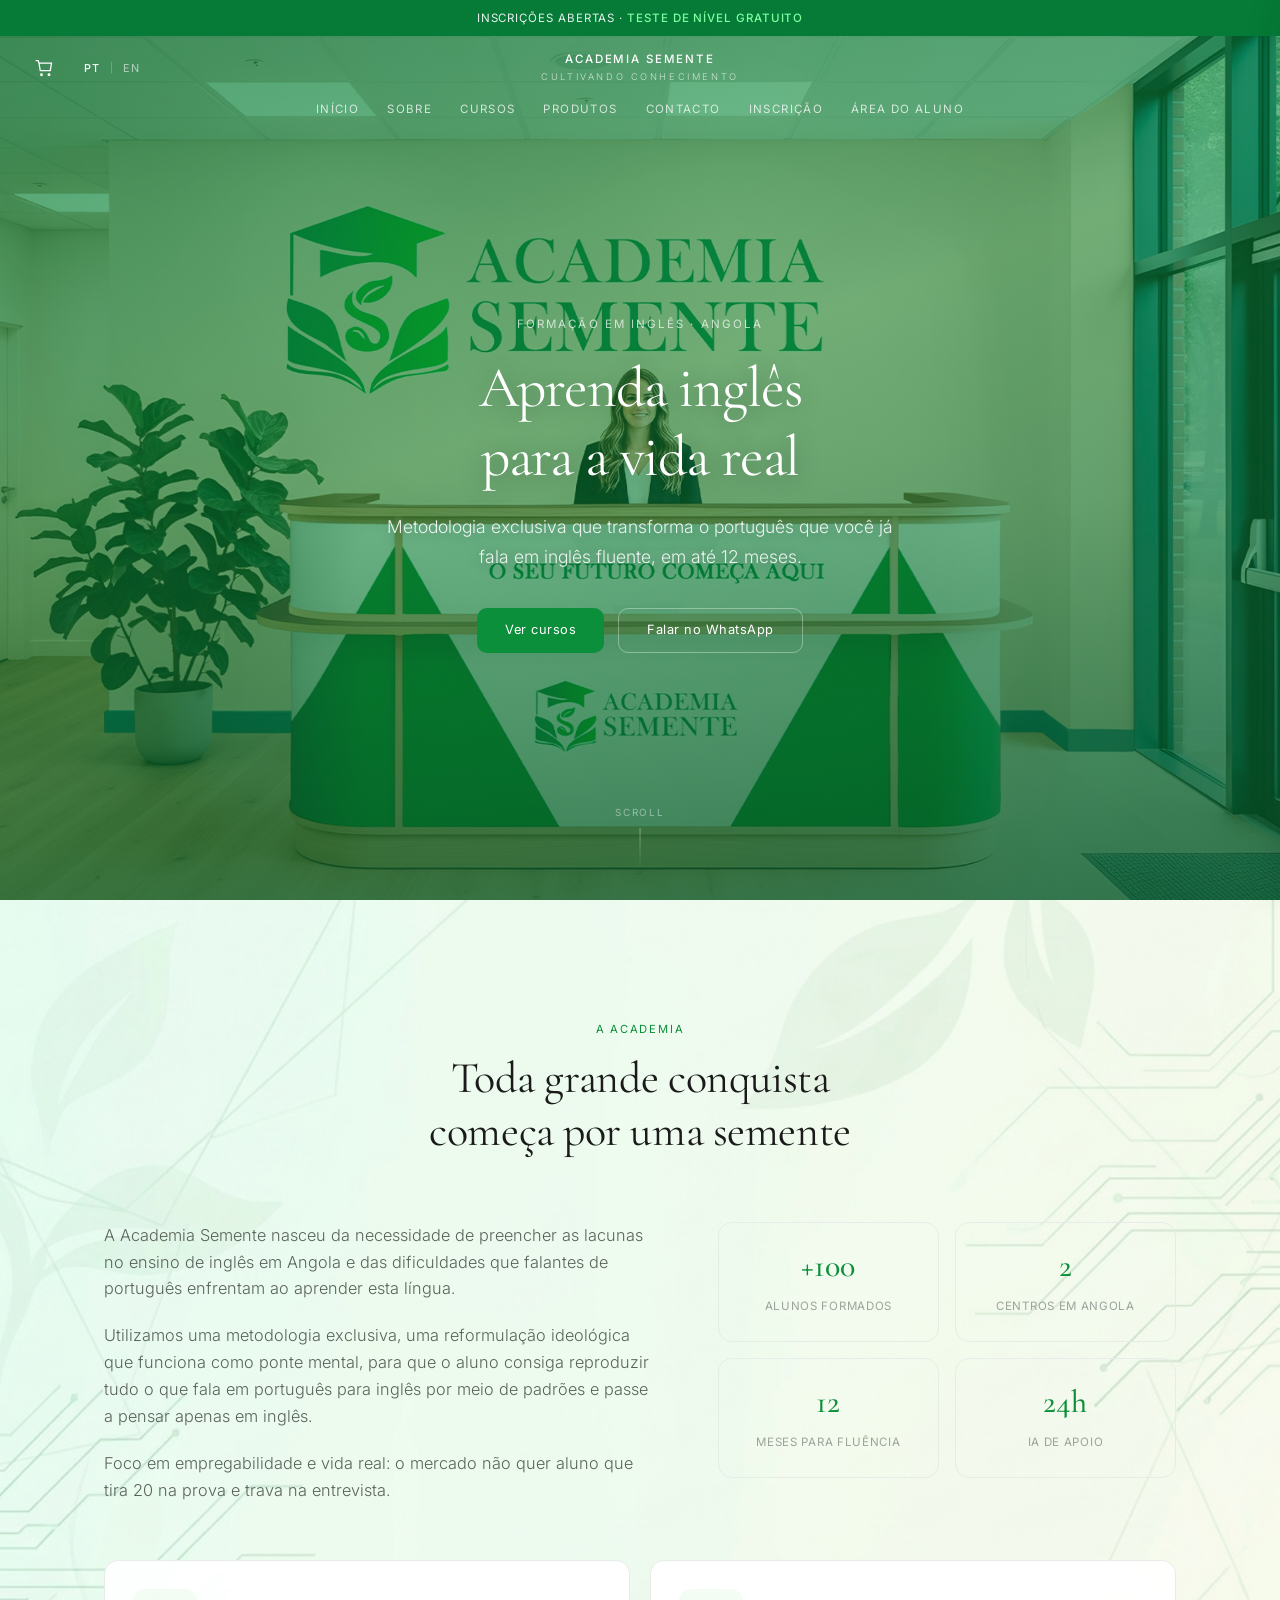
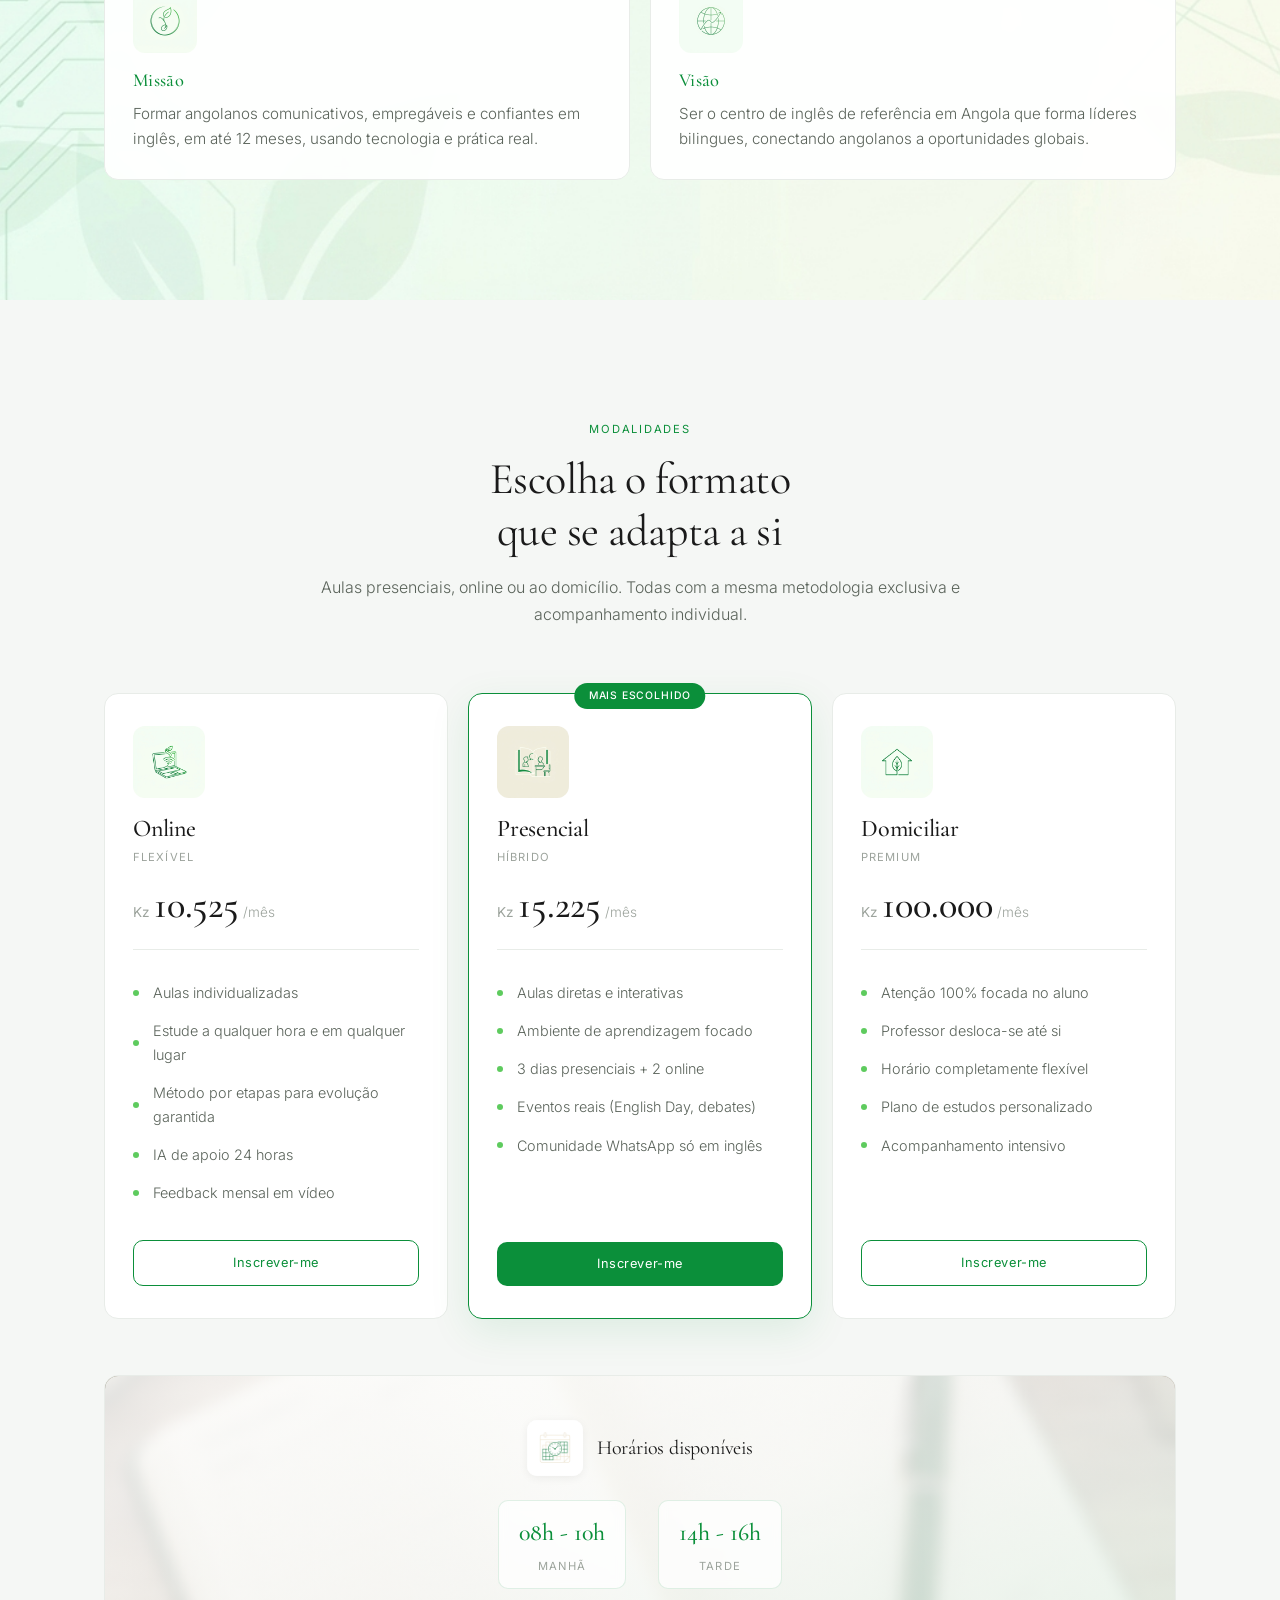
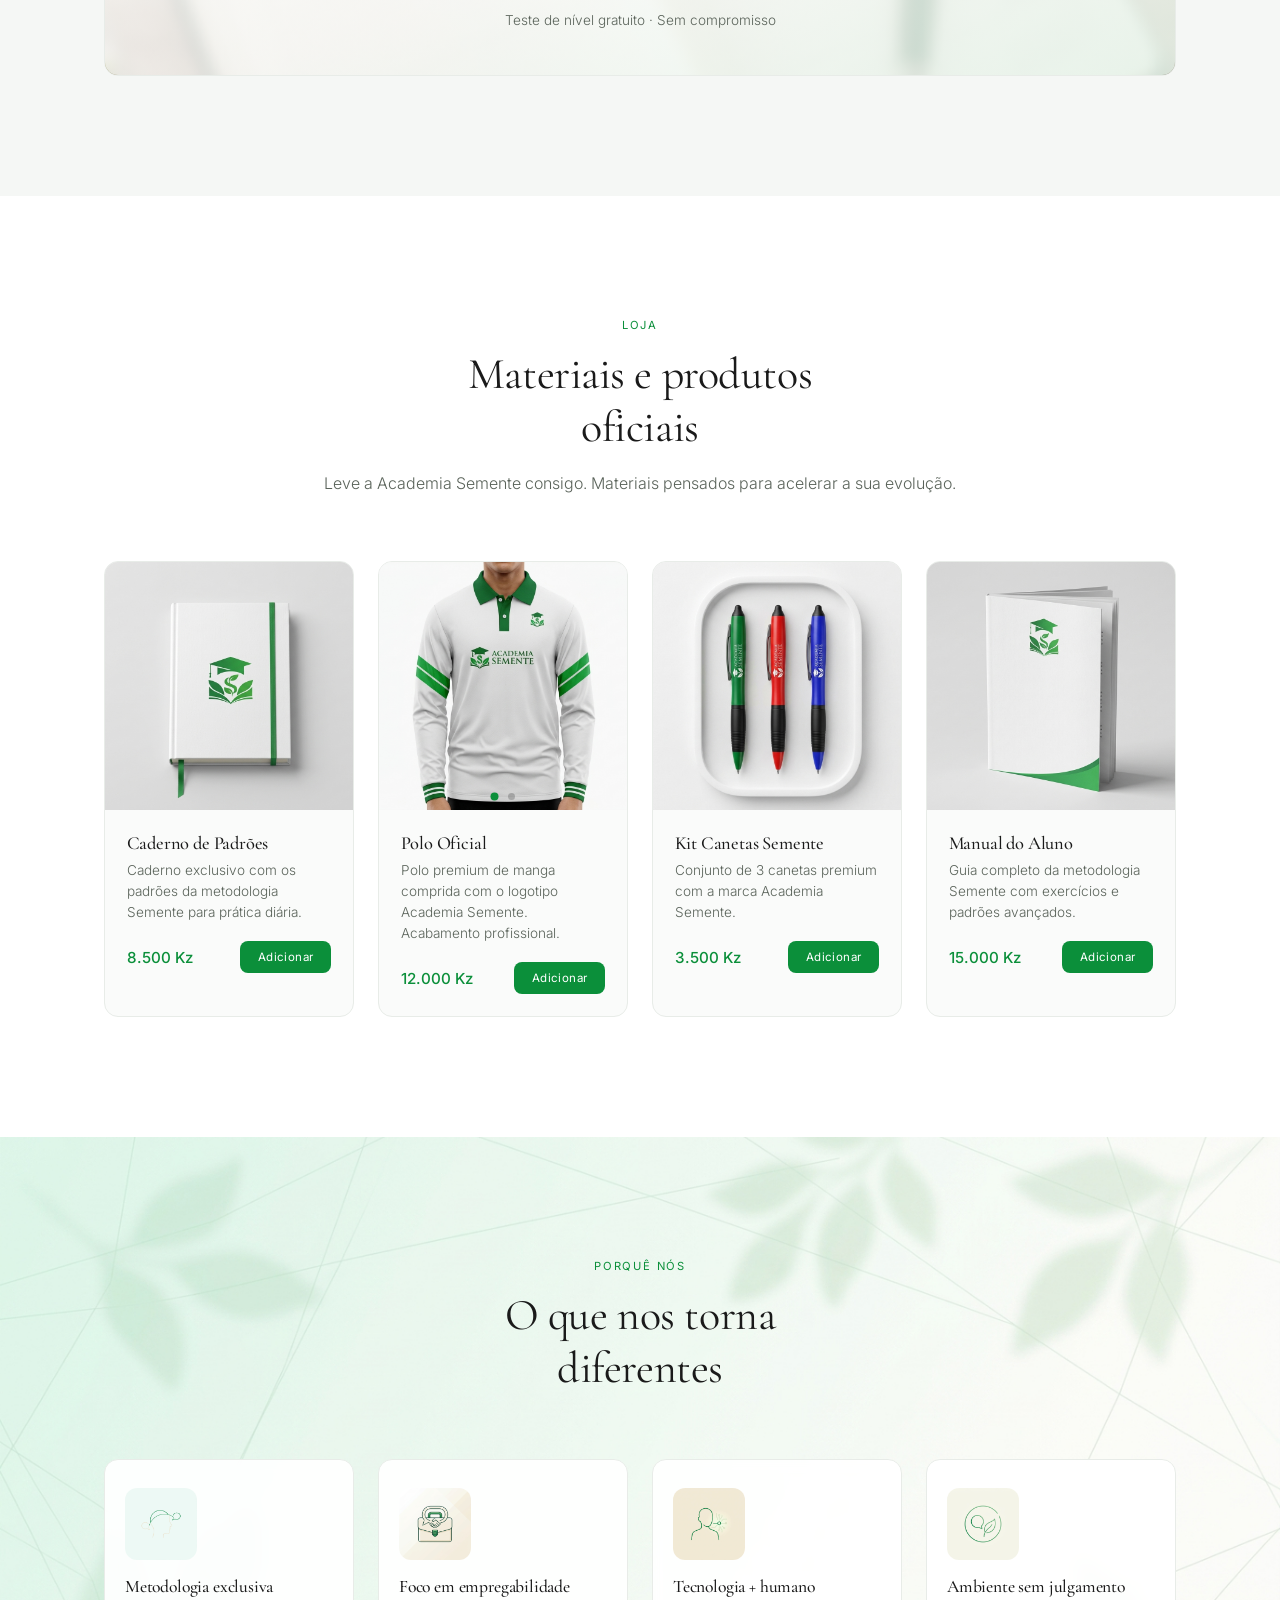
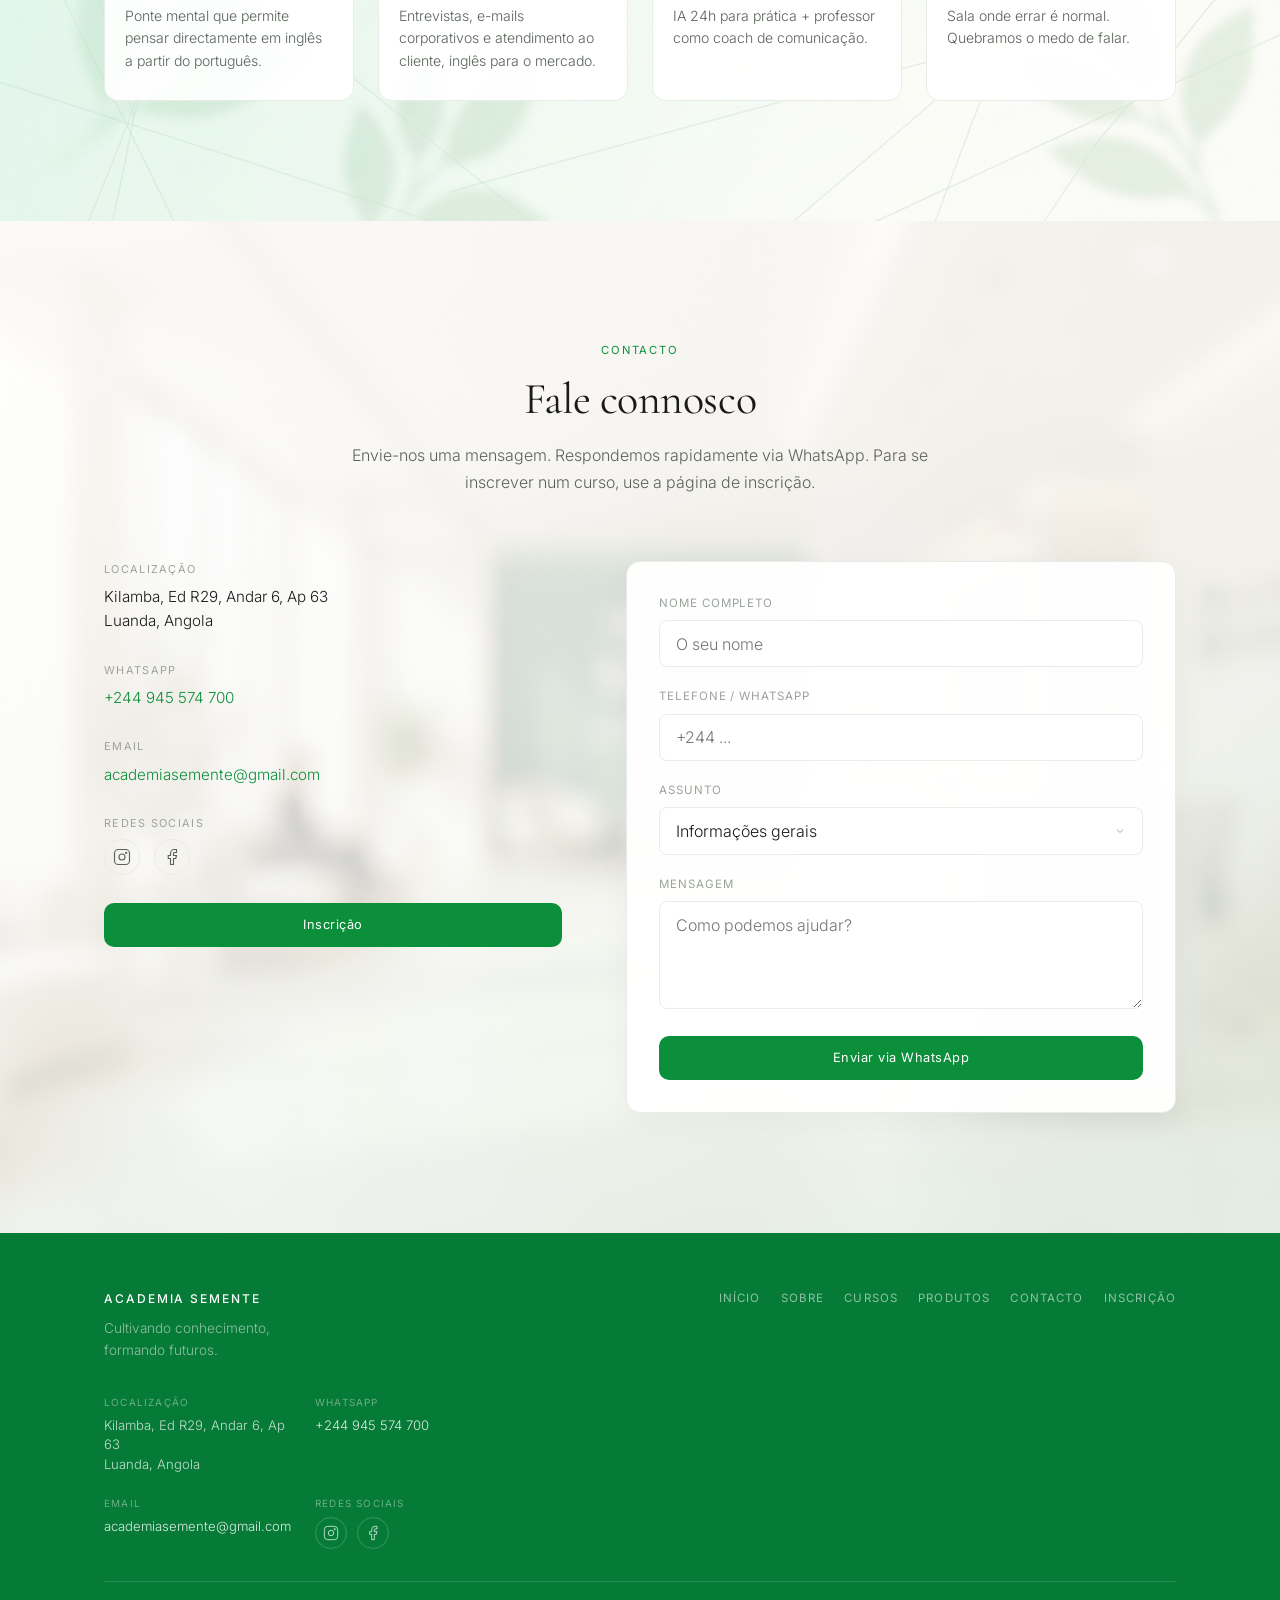
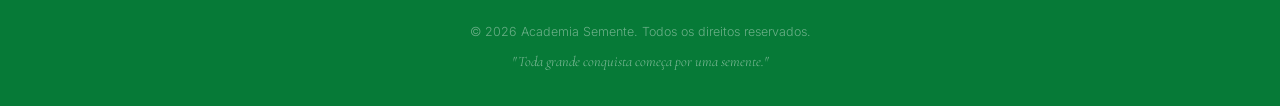
<file: academiasemente/index.html>
<!DOCTYPE html>
<html lang="pt">
<head>
  <meta charset="UTF-8">
  <meta name="viewport" content="width=device-width, initial-scale=1.0">
  <meta name="description" content="Academia Semente: Formação em Inglês em Angola. Cursos presenciais, online e domiciliares. Metodologia exclusiva para angolanos.">
  <meta name="keywords" content="inglês Angola, academia semente, aprender inglês, cursos de inglês Luanda, Kilamba">
  <title>Academia Semente | Inglês para a vida real</title>
  
  <!-- Fonts -->
  <link rel="preconnect" href="https://fonts.googleapis.com">
  <link rel="preconnect" href="https://fonts.gstatic.com" crossorigin>
  <link href="https://fonts.googleapis.com/css2?family=Cormorant+Garamond:ital,wght@0,300;0,400;0,500;0,600;1,400&family=Inter:wght@300;400;500;600&display=swap" rel="stylesheet">
  
  <link rel="stylesheet" href="css/styles.css">
  <link rel="icon" href="data:image/svg+xml,<svg xmlns='http://www.w3.org/2000/svg' viewBox='0 0 100 100'><text y='.9em' font-size='90'>🌱</text></svg>">
</head>
<body>
  <!-- ========== ANNOUNCEMENT BAR ========== -->
  <div class="announce-bar" id="announceBar">
    <a href="#cursos" class="announce-link">
      <span data-i18n="announce">Inscrições abertas</span> · <span class="announce-accent" data-i18n="announceAccent">Teste de nível gratuito</span>
    </a>
  </div>

  <!-- ========== HEADER ========== -->
  <header class="site-header" id="siteHeader">
    <div class="header-inner">
      <!-- Mobile hamburger -->
      <button class="hamburger" id="hamburger" aria-label="Menu" aria-expanded="false">
        <span class="ham-line"></span>
        <span class="ham-line"></span>
        <span class="ham-line"></span>
      </button>

      <!-- Brand (centered) -->
      <a href="#inicio" class="brand">
        <span class="brand-name">ACADEMIA SEMENTE</span>
        <span class="brand-tagline" data-i18n="tagline">Cultivando conhecimento</span>
      </a>

      <!-- Right actions: cart + language -->
      <div class="header-actions">
        <button class="cart-btn" id="cartBtn" aria-label="Carrinho">
          <svg width="20" height="20" viewBox="0 0 24 24" fill="none" stroke="currentColor" stroke-width="1.5">
            <path d="M6 6h15l-1.5 9h-12z"/>
            <circle cx="9" cy="20" r="1"/>
            <circle cx="18" cy="20" r="1"/>
            <path d="M6 6L5 3H2"/>
          </svg>
          <span class="cart-count" id="cartCount">0</span>
        </button>
        <div class="lang-toggle">
          <button class="lang-btn active" data-lang="pt" aria-label="Português">PT</button>
          <span class="lang-divider">|</span>
          <button class="lang-btn" data-lang="en" aria-label="English">EN</button>
        </div>
      </div>
    </div>

    <!-- Desktop Navigation (below brand) -->
    <nav class="desktop-nav" id="desktopNav">
      <a href="#inicio" data-i18n="navHome">Início</a>
      <a href="#sobre" data-i18n="navAbout">Sobre</a>
      <a href="#cursos" data-i18n="navCourses">Cursos</a>
      <a href="#produtos" data-i18n="navProducts">Produtos</a>
      <a href="#contacto" data-i18n="navContact">Contacto</a>
      <a href="inscricao.html" data-i18n="navEnroll">Inscrição</a>
      <a href="conta.html" data-i18n="navAccount">Área do aluno</a>
    </nav>
  </header>

  <!-- ========== MOBILE DRAWER ========== -->
  <div class="drawer-overlay" id="drawerOverlay"></div>
  <aside class="mobile-drawer" id="mobileDrawer" aria-hidden="true">
    <div class="drawer-header">
      <span class="drawer-brand">ACADEMIA SEMENTE</span>
      <button class="drawer-close" id="drawerClose" aria-label="Fechar">
        <svg width="20" height="20" viewBox="0 0 24 24" fill="none" stroke="currentColor" stroke-width="1.5">
          <path d="M18 6L6 18M6 6l12 12"/>
        </svg>
      </button>
    </div>
    <nav class="drawer-nav">
      <a href="#inicio" data-i18n="navHome">Início</a>
      <a href="#sobre" data-i18n="navAbout">Sobre</a>
      <a href="#cursos" data-i18n="navCourses">Cursos</a>
      <a href="#produtos" data-i18n="navProducts">Produtos</a>
      <a href="#contacto" data-i18n="navContact">Contacto</a>
      <a href="inscricao.html" data-i18n="navEnroll">Inscrição</a>
      <a href="conta.html" data-i18n="navAccount">Área do aluno</a>
    </nav>
    <div class="drawer-footer">
      <a href="https://wa.me/244945574700" target="_blank" rel="noopener" class="drawer-whatsapp">
        <svg width="16" height="16" viewBox="0 0 24 24" fill="currentColor"><path d="M17.472 14.382c-.297-.149-1.758-.867-2.03-.967-.273-.099-.471-.148-.67.15-.197.297-.767.966-.94 1.164-.173.199-.347.223-.644.075-.297-.15-1.255-.463-2.39-1.475-.883-.788-1.48-1.761-1.653-2.059-.173-.297-.018-.458.13-.606.134-.133.298-.347.446-.52.149-.174.198-.298.298-.497.099-.198.05-.371-.025-.52-.075-.149-.669-1.612-.916-2.207-.242-.579-.487-.5-.669-.51-.173-.008-.371-.01-.57-.01-.198 0-.52.074-.792.372-.272.297-1.04 1.016-1.04 2.479 0 1.462 1.065 2.875 1.213 3.074.149.198 2.096 3.2 5.077 4.487.709.306 1.262.489 1.694.625.712.227 1.36.195 1.871.118.571-.085 1.758-.719 2.006-1.413.248-.694.248-1.289.173-1.413-.074-.124-.272-.198-.57-.347z"/><path d="M12 0C5.373 0 0 5.373 0 12c0 2.625.846 5.059 2.284 7.034L.789 23.512a.5.5 0 00.605.654l4.69-1.494A11.94 11.94 0 0012 24c6.627 0 12-5.373 12-12S18.627 0 12 0zm0 22c-2.39 0-4.605-.75-6.44-2.03l-.46-.3-3.04.97.96-3.15-.32-.48A9.96 9.96 0 012 12C2 6.477 6.477 2 12 2s10 4.477 10 10-4.477 10-10 10z"/></svg>
        WhatsApp
      </a>
    </div>
  </aside>

  <main>
    <!-- ========== HERO ========== -->
    <section class="hero" id="inicio">
      <div class="hero-bg"></div>
      <div class="hero-overlay"></div>
      <div class="hero-inner">
        <div class="hero-content">
          <p class="hero-eyebrow" data-i18n="heroEyebrow">Formação em Inglês · Angola</p>
          <h1 class="hero-title" data-i18n="heroTitle">Aprenda inglês<br>para a vida real</h1>
          <p class="hero-subtitle" data-i18n="heroSubtitle">Metodologia exclusiva que transforma o português que você já fala em inglês fluente, em até 12 meses.</p>
          <div class="hero-cta">
            <a href="#cursos" class="btn btn-primary" data-i18n="heroCta">Ver cursos</a>
            <a href="https://wa.me/244945574700?text=Olá! Gostaria de saber mais sobre os cursos da Academia Semente." target="_blank" rel="noopener" class="btn btn-ghost" data-i18n="heroCta2">Falar no WhatsApp</a>
          </div>
        </div>
      </div>
      <div class="hero-scroll">
        <span data-i18n="scroll">Scroll</span>
        <div class="scroll-line"></div>
      </div>
    </section>

    <!-- ========== SOBRE ========== -->
    <section class="section sobre" id="sobre">
      <div class="sobre-bg" aria-hidden="true"></div>
      <div class="container">
        <div class="section-header">
          <p class="section-eyebrow" data-i18n="aboutEyebrow">A Academia</p>
          <h2 class="section-title" data-i18n="aboutTitle">Toda grande conquista<br>começa por uma semente</h2>
        </div>

        <div class="sobre-grid">
          <div class="sobre-text">
            <p data-i18n="aboutP1">A Academia Semente nasceu da necessidade de preencher as lacunas no ensino de inglês em Angola e das dificuldades que falantes de português enfrentam ao aprender esta língua.</p>
            <p data-i18n="aboutP2">Utilizamos uma metodologia exclusiva, uma reformulação ideológica que funciona como ponte mental, para que o aluno consiga reproduzir tudo o que fala em português para inglês por meio de padrões e passe a pensar apenas em inglês.</p>
            <p data-i18n="aboutP3">Foco em empregabilidade e vida real: o mercado não quer aluno que tira 20 na prova e trava na entrevista.</p>
          </div>
          <div class="sobre-stats">
            <div class="stat-card">
              <span class="stat-number">+100</span>
              <span class="stat-label" data-i18n="statStudents">Alunos formados</span>
            </div>
            <div class="stat-card">
              <span class="stat-number">2</span>
              <span class="stat-label" data-i18n="statCenters">Centros em Angola</span>
            </div>
            <div class="stat-card">
              <span class="stat-number">12</span>
              <span class="stat-label" data-i18n="statMonths">Meses para fluência</span>
            </div>
            <div class="stat-card">
              <span class="stat-number">24h</span>
              <span class="stat-label" data-i18n="statAI">IA de apoio</span>
            </div>
          </div>
        </div>

        <div class="mission-vision">
          <div class="mv-card">
            <div class="mv-icon">
              <img src="assets/icons/missao.jpg" alt="" width="64" height="64" loading="lazy">
            </div>
            <h3 data-i18n="missionTitle">Missão</h3>
            <p data-i18n="missionText">Formar angolanos comunicativos, empregáveis e confiantes em inglês, em até 12 meses, usando tecnologia e prática real.</p>
          </div>
          <div class="mv-card">
            <div class="mv-icon">
              <img src="assets/icons/visao.jpg" alt="" width="64" height="64" loading="lazy">
            </div>
            <h3 data-i18n="visionTitle">Visão</h3>
            <p data-i18n="visionText">Ser o centro de inglês de referência em Angola que forma líderes bilingues, conectando angolanos a oportunidades globais.</p>
          </div>
        </div>
      </div>
    </section>

    <!-- ========== CURSOS / PREÇOS ========== -->
    <section class="section cursos" id="cursos">
      <div class="container">
        <div class="section-header">
          <p class="section-eyebrow" data-i18n="coursesEyebrow">Modalidades</p>
          <h2 class="section-title" data-i18n="coursesTitle">Escolha o formato<br>que se adapta a si</h2>
          <p class="section-desc" data-i18n="coursesDesc">Aulas presenciais, online ou ao domicílio. Todas com a mesma metodologia exclusiva e acompanhamento individual.</p>
        </div>

        <div class="pricing-grid">
          <!-- Online -->
          <article class="price-card">
            <div class="price-icon">
              <img src="assets/icons/online.jpg" alt="" width="72" height="72" loading="lazy">
            </div>
            <div class="price-header">
              <h3 data-i18n="onlineTitle">Online</h3>
              <p class="price-tag" data-i18n="onlineTag">Flexível</p>
            </div>
            <div class="price-amount">
              <span class="currency">Kz</span>
              <span class="value">10.525</span>
              <span class="period" data-i18n="perMonth">/mês</span>
            </div>
            <ul class="price-features">
              <li data-i18n="onlineF1">Aulas individualizadas</li>
              <li data-i18n="onlineF2">Estude a qualquer hora e em qualquer lugar</li>
              <li data-i18n="onlineF3">Método por etapas para evolução garantida</li>
              <li data-i18n="onlineF4">IA de apoio 24 horas</li>
              <li data-i18n="onlineF5">Feedback mensal em vídeo</li>
            </ul>
            <a href="inscricao.html?course=Online" class="btn btn-outline enroll-btn" data-course="Online" data-i18n="enrollBtn">Inscrever-me</a>
          </article>

          <!-- Presencial (featured) -->
          <article class="price-card featured">
            <div class="price-badge" data-i18n="popular">Mais escolhido</div>
            <div class="price-icon">
              <img src="assets/icons/presencial.jpg" alt="" width="72" height="72" loading="lazy">
            </div>
            <div class="price-header">
              <h3 data-i18n="presencialTitle">Presencial</h3>
              <p class="price-tag" data-i18n="presencialTag">Híbrido</p>
            </div>
            <div class="price-amount">
              <span class="currency">Kz</span>
              <span class="value">15.225</span>
              <span class="period" data-i18n="perMonth">/mês</span>
            </div>
            <ul class="price-features">
              <li data-i18n="presencialF1">Aulas diretas e interativas</li>
              <li data-i18n="presencialF2">Ambiente de aprendizagem focado</li>
              <li data-i18n="presencialF3">3 dias presenciais + 2 online</li>
              <li data-i18n="presencialF4">Eventos reais (English Day, debates)</li>
              <li data-i18n="presencialF5">Comunidade WhatsApp só em inglês</li>
            </ul>
            <a href="inscricao.html?course=Presencial" class="btn btn-primary enroll-btn" data-course="Presencial" data-i18n="enrollBtn">Inscrever-me</a>
          </article>

          <!-- Domiciliar -->
          <article class="price-card">
            <div class="price-icon">
              <img src="assets/icons/domiciliar.jpg" alt="" width="72" height="72" loading="lazy">
            </div>
            <div class="price-header">
              <h3 data-i18n="domiciliarTitle">Domiciliar</h3>
              <p class="price-tag" data-i18n="domiciliarTag">Premium</p>
            </div>
            <div class="price-amount">
              <span class="currency">Kz</span>
              <span class="value">100.000</span>
              <span class="period" data-i18n="perMonth">/mês</span>
            </div>
            <ul class="price-features">
              <li data-i18n="domiciliarF1">Atenção 100% focada no aluno</li>
              <li data-i18n="domiciliarF2">Professor desloca-se até si</li>
              <li data-i18n="domiciliarF3">Horário completamente flexível</li>
              <li data-i18n="domiciliarF4">Plano de estudos personalizado</li>
              <li data-i18n="domiciliarF5">Acompanhamento intensivo</li>
            </ul>
            <a href="inscricao.html?course=Domiciliar" class="btn btn-outline enroll-btn" data-course="Domiciliar" data-i18n="enrollBtn">Inscrever-me</a>
          </article>
        </div>

        <div class="horarios">
          <div class="horarios-header">
            <div class="horarios-icon">
              <img src="assets/icons/horarios.jpg" alt="" width="56" height="56" loading="lazy">
            </div>
            <h3 data-i18n="schedulesTitle">Horários disponíveis</h3>
          </div>
          <div class="horarios-list">
            <div class="horario-item">
              <span class="horario-time">08h - 10h</span>
              <span class="horario-label" data-i18n="morning">Manhã</span>
            </div>
            <div class="horario-item">
              <span class="horario-time">14h - 16h</span>
              <span class="horario-label" data-i18n="afternoon">Tarde</span>
            </div>
          </div>
          <p class="teste-gratis" data-i18n="freeTest">Teste de nível gratuito · Sem compromisso</p>
        </div>
      </div>
    </section>

    <!-- ========== PRODUTOS FÍSICOS ========== -->
    <section class="section produtos" id="produtos">
      <div class="container">
        <div class="section-header">
          <p class="section-eyebrow" data-i18n="productsEyebrow">Loja</p>
          <h2 class="section-title" data-i18n="productsTitle">Materiais e produtos<br>oficiais</h2>
          <p class="section-desc" data-i18n="productsDesc">Leve a Academia Semente consigo. Materiais pensados para acelerar a sua evolução.</p>
        </div>

        <div class="products-grid">
          <article class="product-card" data-id="caderno" data-name="Caderno de Padrões" data-price="8500" data-name-en="Patterns Notebook">
            <div class="product-image">
              <img src="assets/products/caderno.jpg" alt="Caderno de Padrões Academia Semente" loading="lazy">
            </div>
            <div class="product-info">
              <h3 data-i18n="prod1Title">Caderno de Padrões</h3>
              <p data-i18n="prod1Desc">Caderno exclusivo com os padrões da metodologia Semente para prática diária.</p>
              <div class="product-price">
                <span class="price">8.500 Kz</span>
                <button type="button" class="btn btn-sm add-to-cart" data-i18n="buyBtn">Adicionar</button>
              </div>
            </div>
          </article>

          <article class="product-card" data-id="polo" data-name="Polo Oficial" data-price="12000" data-name-en="Official Polo">
            <div class="product-image product-slider" data-slider>
              <div class="slider-track">
                <img src="assets/products/polo-front.jpg" alt="Polo Oficial - frente" loading="lazy" draggable="false">
                <img src="assets/products/polo-back.jpg" alt="Polo Oficial - costas" loading="lazy" draggable="false">
              </div>
              <button type="button" class="slider-dot active" data-slide="0" aria-label="Frente"></button>
              <button type="button" class="slider-dot" data-slide="1" aria-label="Costas"></button>
              <button type="button" class="slider-nav slider-prev" aria-label="Anterior">‹</button>
              <button type="button" class="slider-nav slider-next" aria-label="Seguinte">›</button>
            </div>
            <div class="product-info">
              <h3 data-i18n="prod2Title">Polo Oficial</h3>
              <p data-i18n="prod2Desc">Polo premium de manga comprida com o logotipo Academia Semente. Acabamento profissional.</p>
              <div class="product-price">
                <span class="price">12.000 Kz</span>
                <button type="button" class="btn btn-sm add-to-cart" data-i18n="buyBtn">Adicionar</button>
              </div>
            </div>
          </article>

          <article class="product-card" data-id="canetas" data-name="Kit Canetas Semente" data-price="3500" data-name-en="Semente Pen Kit">
            <div class="product-image">
              <img src="assets/products/canetas.jpg" alt="Kit Canetas Academia Semente" loading="lazy">
            </div>
            <div class="product-info">
              <h3 data-i18n="prod3Title">Kit Canetas Semente</h3>
              <p data-i18n="prod3Desc">Conjunto de 3 canetas premium com a marca Academia Semente.</p>
              <div class="product-price">
                <span class="price">3.500 Kz</span>
                <button type="button" class="btn btn-sm add-to-cart" data-i18n="buyBtn">Adicionar</button>
              </div>
            </div>
          </article>

          <article class="product-card" data-id="manual" data-name="Manual do Aluno" data-price="15000" data-name-en="Student Manual">
            <div class="product-image">
              <img src="assets/products/manual.jpg" alt="Manual do Aluno Academia Semente" loading="lazy">
            </div>
            <div class="product-info">
              <h3 data-i18n="prod4Title">Manual do Aluno</h3>
              <p data-i18n="prod4Desc">Guia completo da metodologia Semente com exercícios e padrões avançados.</p>
              <div class="product-price">
                <span class="price">15.000 Kz</span>
                <button type="button" class="btn btn-sm add-to-cart" data-i18n="buyBtn">Adicionar</button>
              </div>
            </div>
          </article>
        </div>
      </div>
    </section>

    <!-- ========== DIFERENCIAIS ========== -->
    <section class="section diferenciais">
      <div class="diferenciais-bg" aria-hidden="true"></div>
      <div class="container">
        <div class="section-header">
          <p class="section-eyebrow" data-i18n="diffEyebrow">Porquê nós</p>
          <h2 class="section-title" data-i18n="diffTitle">O que nos torna<br>diferentes</h2>
        </div>

        <div class="diff-grid">
          <div class="diff-item">
            <div class="diff-icon">
              <img src="assets/icons/metodologia.jpg" alt="" loading="lazy" width="80" height="80">
            </div>
            <h3 data-i18n="diff1Title">Metodologia exclusiva</h3>
            <p data-i18n="diff1Text">Ponte mental que permite pensar directamente em inglês a partir do português.</p>
          </div>
          <div class="diff-item">
            <div class="diff-icon">
              <img src="assets/icons/empregabilidade.jpg" alt="" loading="lazy" width="80" height="80">
            </div>
            <h3 data-i18n="diff2Title">Foco em empregabilidade</h3>
            <p data-i18n="diff2Text">Entrevistas, e-mails corporativos e atendimento ao cliente, inglês para o mercado.</p>
          </div>
          <div class="diff-item">
            <div class="diff-icon">
              <img src="assets/icons/tecnologia.jpg" alt="" loading="lazy" width="80" height="80">
            </div>
            <h3 data-i18n="diff3Title">Tecnologia + humano</h3>
            <p data-i18n="diff3Text">IA 24h para prática + professor como coach de comunicação.</p>
          </div>
          <div class="diff-item">
            <div class="diff-icon">
              <img src="assets/icons/ambiente.jpg" alt="" loading="lazy" width="80" height="80">
            </div>
            <h3 data-i18n="diff4Title">Ambiente sem julgamento</h3>
            <p data-i18n="diff4Text">Sala onde errar é normal. Quebramos o medo de falar.</p>
          </div>
        </div>
      </div>
    </section>

    <!-- ========== CONTACTO ========== -->
    <section class="section contacto" id="contacto">
      <div class="contacto-bg" aria-hidden="true"></div>
      <div class="container">
        <div class="section-header">
          <p class="section-eyebrow" data-i18n="contactEyebrow">Contacto</p>
          <h2 class="section-title" data-i18n="contactTitle">Fale connosco</h2>
          <p class="section-desc" data-i18n="contactDesc">Envie-nos uma mensagem. Respondemos rapidamente via WhatsApp. Para se inscrever num curso, use a página de inscrição.</p>
        </div>

        <div class="contact-grid">
          <div class="contact-info">
            <div class="info-item">
              <span class="info-label" data-i18n="locationLabel">Localização</span>
              <p>Kilamba, Ed R29, Andar 6, Ap 63<br>Luanda, Angola</p>
            </div>
            <div class="info-item">
              <span class="info-label" data-i18n="phoneLabel">WhatsApp</span>
              <p><a href="https://wa.me/244945574700">+244 945 574 700</a></p>
            </div>
            <div class="info-item">
              <span class="info-label" data-i18n="emailLabel">Email</span>
              <p><a href="mailto:academiasemente@gmail.com">academiasemente@gmail.com</a></p>
            </div>
            <div class="info-item">
              <span class="info-label" data-i18n="socialLabel">Redes sociais</span>
              <div class="social-links">
                <a href="https://www.instagram.com/academiasemente" target="_blank" rel="noopener" aria-label="Instagram">
                  <svg width="18" height="18" viewBox="0 0 24 24" fill="none" stroke="currentColor" stroke-width="1.5"><rect x="2" y="2" width="20" height="20" rx="5"/><circle cx="12" cy="12" r="4"/><circle cx="17.5" cy="6.5" r="1.5" fill="currentColor" stroke="none"/></svg>
                </a>
                <a href="https://www.facebook.com/profile.php?id=61584786747541" target="_blank" rel="noopener" aria-label="Facebook">
                  <svg width="18" height="18" viewBox="0 0 24 24" fill="none" stroke="currentColor" stroke-width="1.5"><path d="M18 2h-3a5 5 0 00-5 5v3H7v4h3v8h4v-8h3l1-4h-4V7a1 1 0 011-1h3z"/></svg>
                </a>
              </div>
            </div>
            <a href="inscricao.html" class="btn btn-primary" data-i18n="navEnroll">Inscrição</a>
          </div>

          <form class="contact-form" id="contactForm">
            <div class="form-group">
              <label for="c-name" data-i18n="formName">Nome completo</label>
              <input type="text" id="c-name" name="name" required placeholder="O seu nome" data-i18n-placeholder="formNamePh" autocomplete="name">
            </div>
            <div class="form-group">
              <label for="c-phone" data-i18n="formPhone">Telefone / WhatsApp</label>
              <input type="tel" id="c-phone" name="phone" required placeholder="+244 ..." data-i18n-placeholder="formPhonePh" autocomplete="tel">
            </div>
            <div class="form-group">
              <label for="c-interest" data-i18n="formInterest">Assunto</label>
              <select id="c-interest" name="interest">
                <option value="Informações gerais" data-i18n="optGeneral">Informações gerais</option>
                <option value="Cursos" data-i18n="optCourses">Cursos</option>
                <option value="Produtos" data-i18n="optProducts">Produtos / Materiais</option>
                <option value="Parcerias" data-i18n="optPartner">Parcerias</option>
                <option value="Outro" data-i18n="optOther">Outro</option>
              </select>
            </div>
            <div class="form-group">
              <label for="c-message" data-i18n="formMessage">Mensagem</label>
              <textarea id="c-message" name="message" rows="4" required placeholder="Como podemos ajudar?" data-i18n-placeholder="formMessagePh"></textarea>
            </div>
            <button type="submit" class="btn btn-primary btn-full" data-i18n="formSubmit">Enviar via WhatsApp</button>
          </form>
        </div>
      </div>
    </section>
  </main>

  <!-- ========== FOOTER ========== -->
  <footer class="site-footer">
    <div class="container">
      <div class="footer-top">
        <div class="footer-brand">
          <span class="footer-name">ACADEMIA SEMENTE</span>
          <p data-i18n="footerTag">Cultivando conhecimento, formando futuros.</p>
        </div>
        <div class="footer-links">
          <a href="#inicio" data-i18n="navHome">Início</a>
          <a href="#sobre" data-i18n="navAbout">Sobre</a>
          <a href="#cursos" data-i18n="navCourses">Cursos</a>
          <a href="#produtos" data-i18n="navProducts">Produtos</a>
          <a href="#contacto" data-i18n="navContact">Contacto</a>
          <a href="inscricao.html" data-i18n="navEnroll">Inscrição</a>
        </div>
        <div class="footer-contact">
          <div class="footer-contact-item">
            <span class="footer-contact-label" data-i18n="locationLabel">Localização</span>
            <p>Kilamba, Ed R29, Andar 6, Ap 63<br>Luanda, Angola</p>
          </div>
          <div class="footer-contact-item">
            <span class="footer-contact-label" data-i18n="phoneLabel">WhatsApp</span>
            <p><a href="https://wa.me/244945574700">+244 945 574 700</a></p>
          </div>
          <div class="footer-contact-item">
            <span class="footer-contact-label" data-i18n="emailLabel">Email</span>
            <p><a href="mailto:academiasemente@gmail.com">academiasemente@gmail.com</a></p>
          </div>
          <div class="footer-contact-item">
            <span class="footer-contact-label" data-i18n="socialLabel">Redes sociais</span>
            <div class="footer-social">
              <a href="https://www.instagram.com/academiasemente" target="_blank" rel="noopener" aria-label="Instagram">
                <svg width="16" height="16" viewBox="0 0 24 24" fill="none" stroke="currentColor" stroke-width="1.5"><rect x="2" y="2" width="20" height="20" rx="5"/><circle cx="12" cy="12" r="4"/><circle cx="17.5" cy="6.5" r="1.5" fill="currentColor" stroke="none"/></svg>
              </a>
              <a href="https://www.facebook.com/profile.php?id=61584786747541" target="_blank" rel="noopener" aria-label="Facebook">
                <svg width="16" height="16" viewBox="0 0 24 24" fill="none" stroke="currentColor" stroke-width="1.5"><path d="M18 2h-3a5 5 0 00-5 5v3H7v4h3v8h4v-8h3l1-4h-4V7a1 1 0 011-1h3z"/></svg>
              </a>
            </div>
          </div>
        </div>
      </div>
      <div class="footer-bottom">
        <p>© <span id="year"></span> Academia Semente. <span data-i18n="rights">Todos os direitos reservados.</span></p>
        <p class="footer-motto">"Toda grande conquista começa por uma semente."</p>
      </div>
    </div>
  </footer>

  <!-- ========== CART DRAWER (right) ========== -->
  <div class="cart-overlay" id="cartOverlay"></div>
  <aside class="cart-drawer" id="cartDrawer" aria-hidden="true">
    <div class="cart-header">
      <h3 data-i18n="cartTitle">Carrinho</h3>
      <button class="cart-close" id="cartClose" aria-label="Fechar">
        <svg width="20" height="20" viewBox="0 0 24 24" fill="none" stroke="currentColor" stroke-width="1.5">
          <path d="M18 6L6 18M6 6l12 12"/>
        </svg>
      </button>
    </div>
    <div class="cart-body" id="cartBody">
      <p class="cart-empty" data-i18n="cartEmpty">O seu carrinho está vazio.</p>
    </div>
    <div class="cart-footer" id="cartFooter" hidden>
      <div class="cart-total-row">
        <span data-i18n="cartTotal">Total</span>
        <strong id="cartTotal">0 Kz</strong>
      </div>
      <button type="button" class="btn btn-outline btn-full cart-clear" id="cartClear" data-i18n="cartClear">Limpar tudo</button>
      <button type="button" class="btn btn-primary btn-full" id="cartCheckout" data-i18n="cartCheckout">Finalizar compra</button>
    </div>
  </aside>

  <script src="js/main.js"></script>
</body>
</html>
</file>
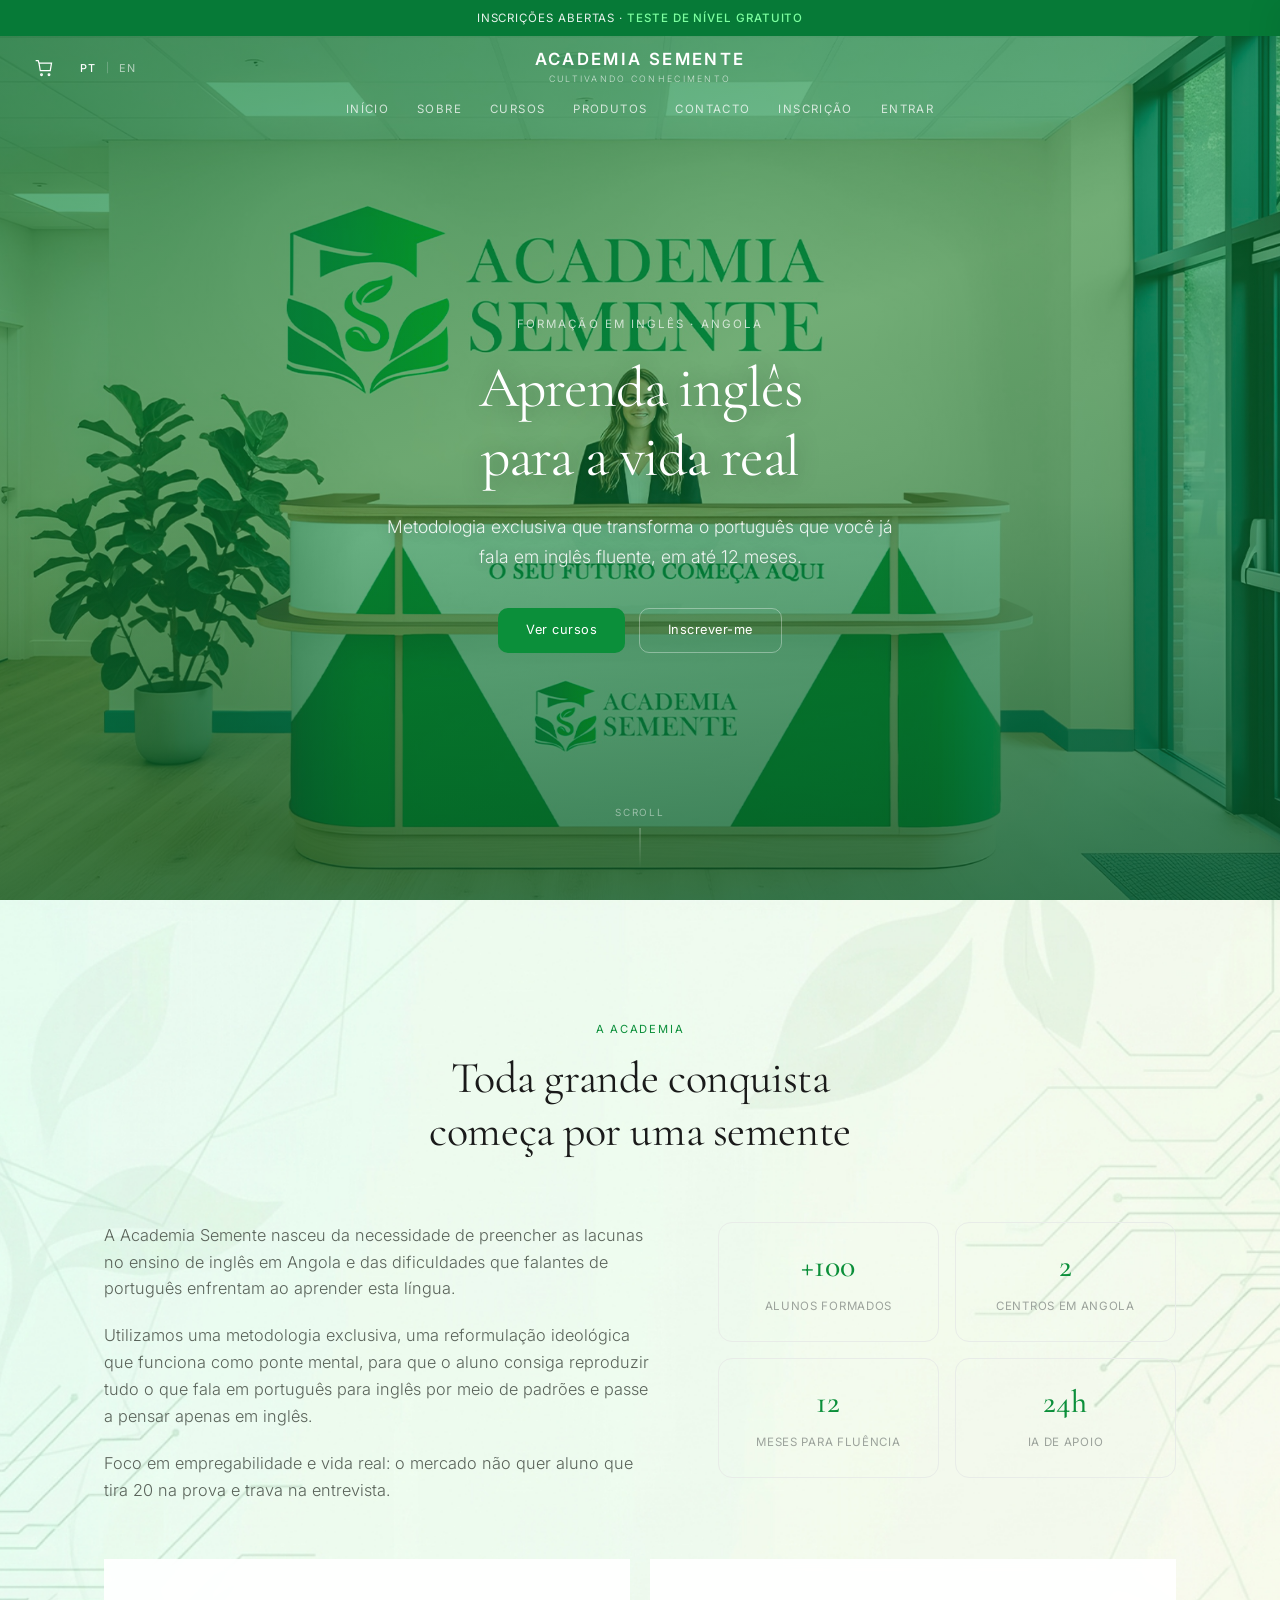
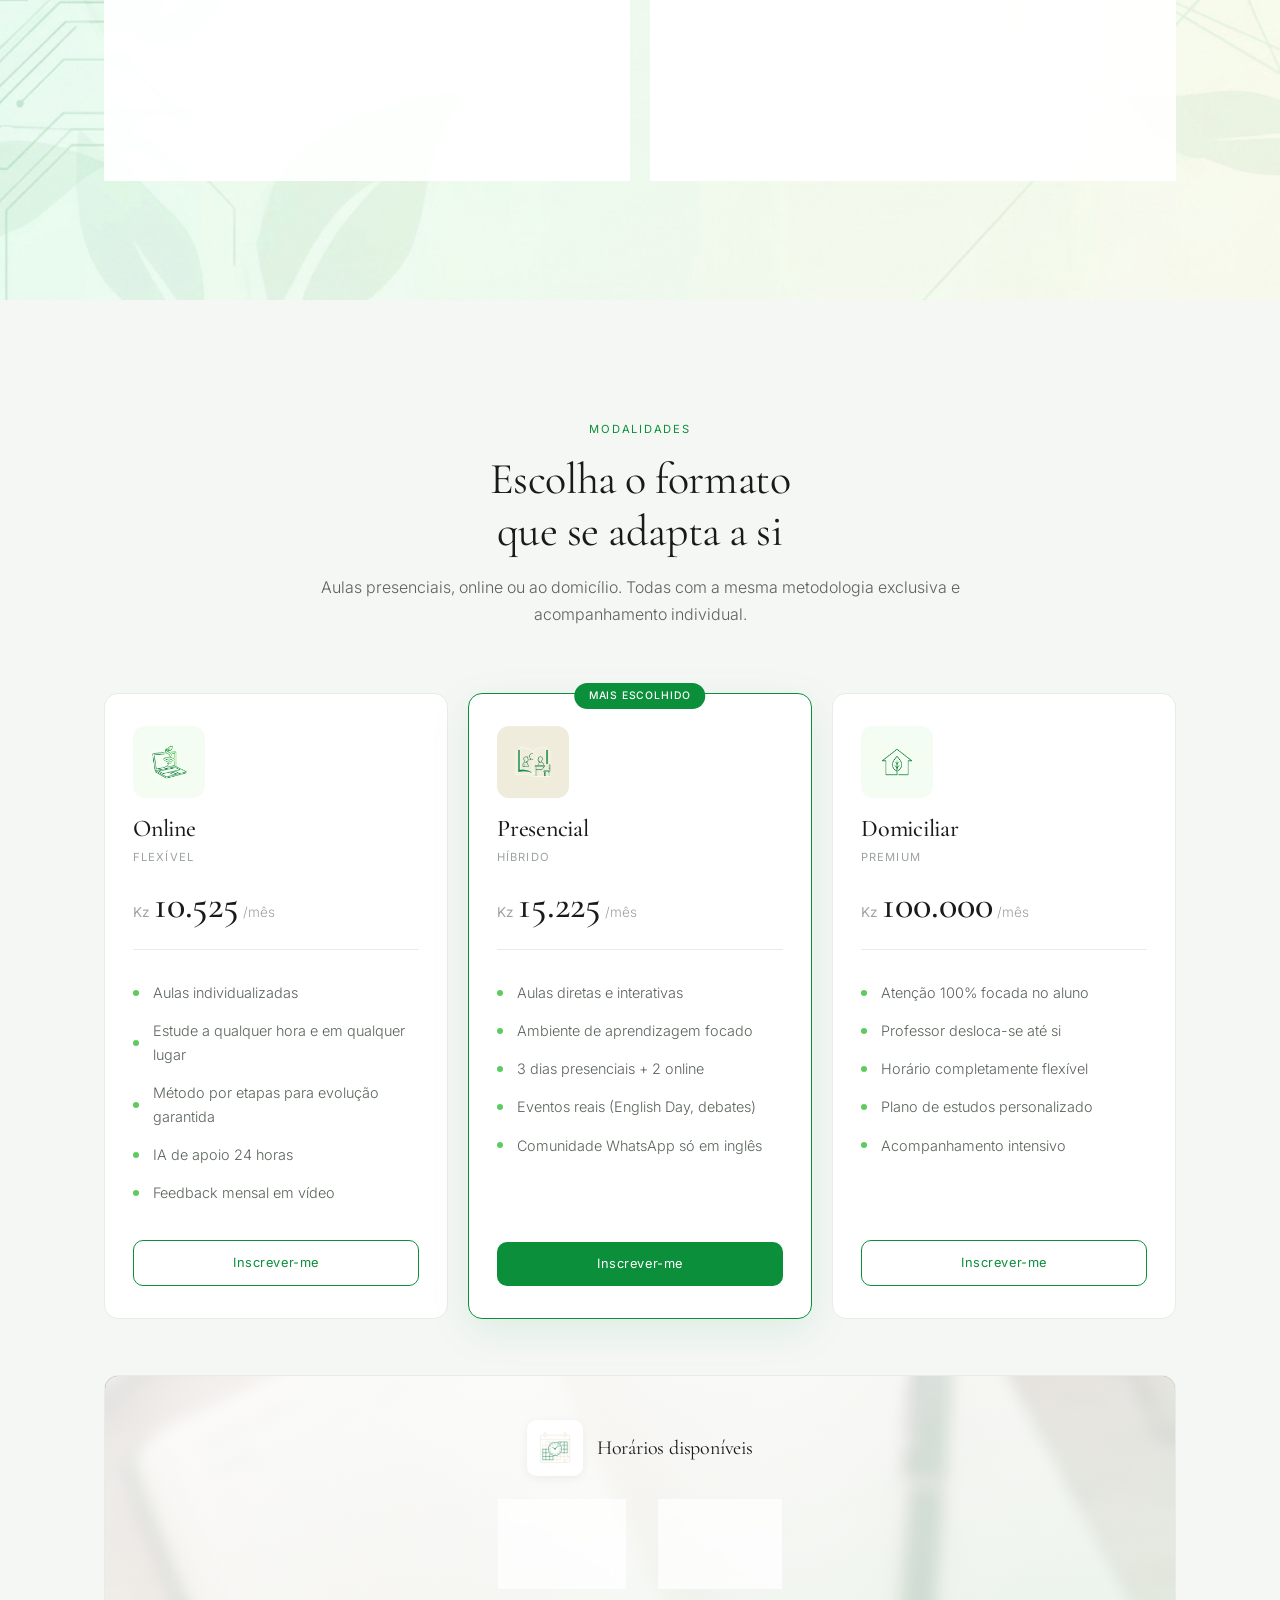
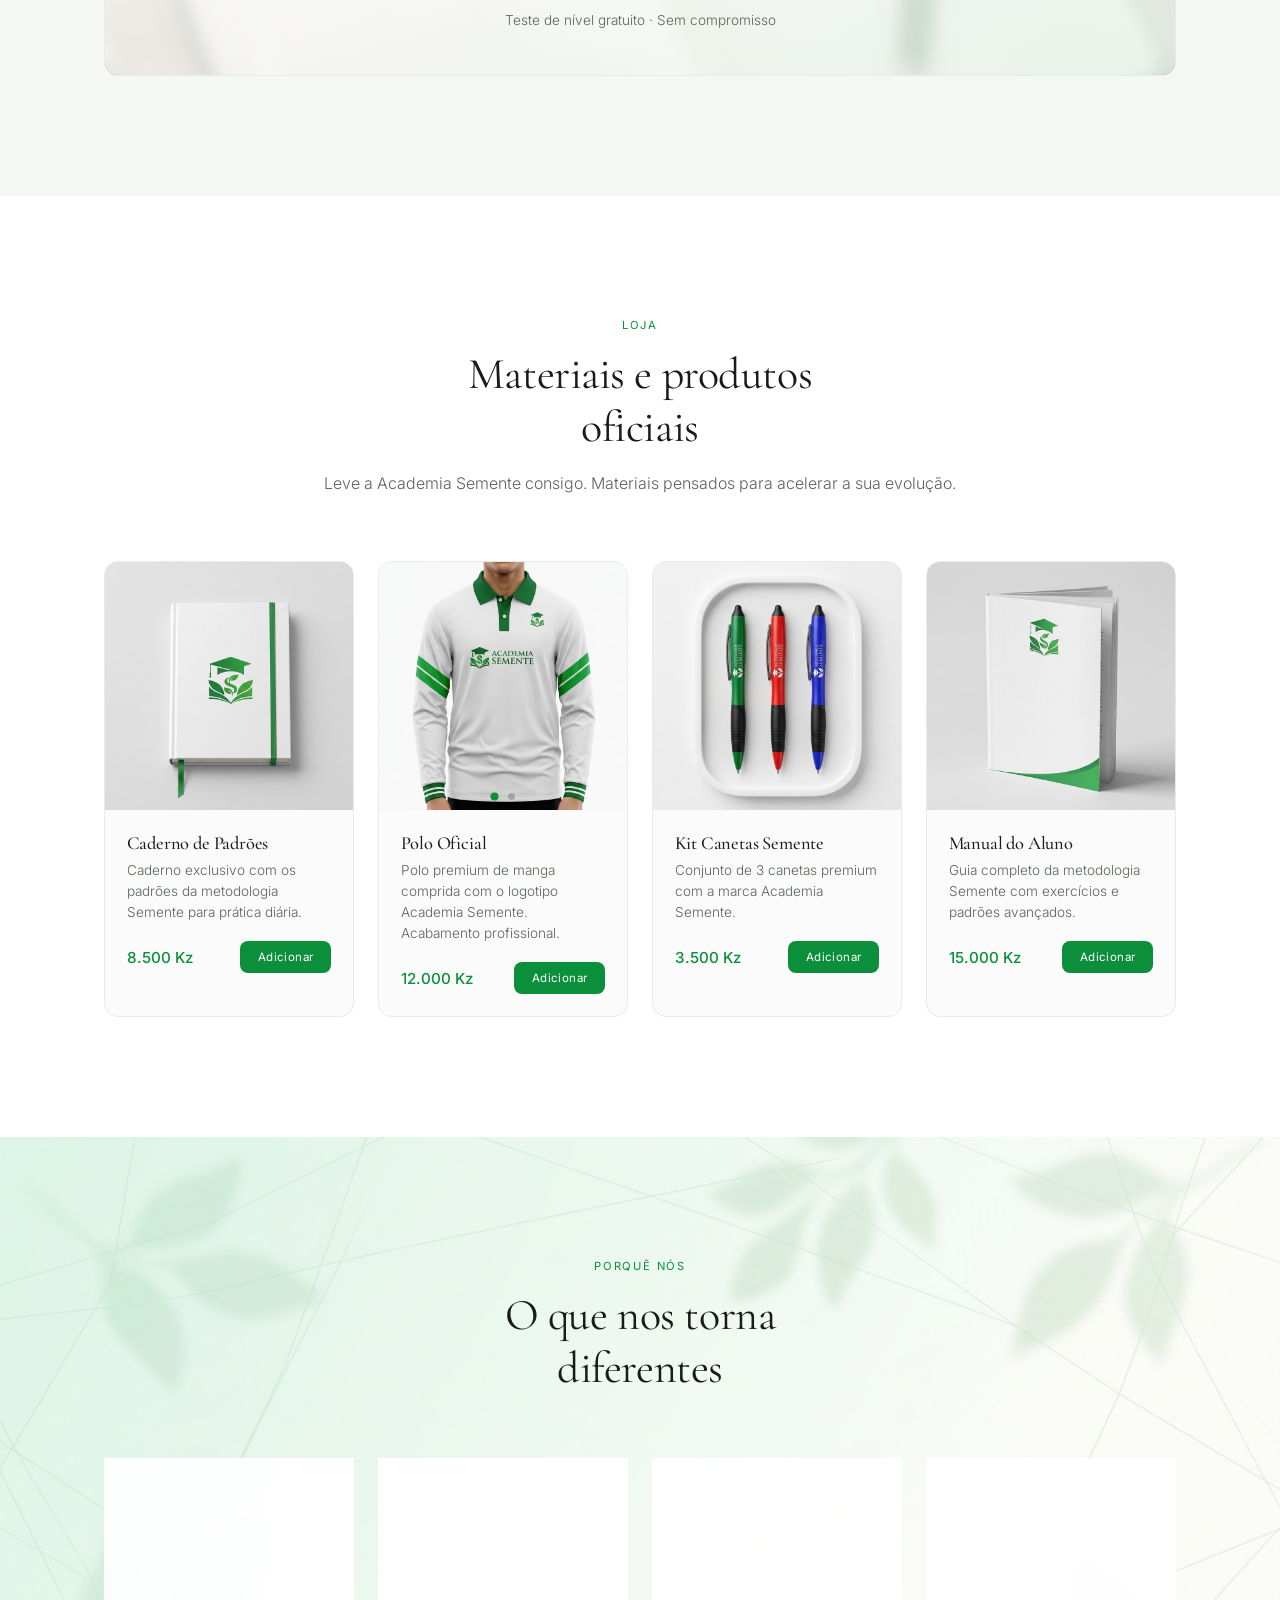
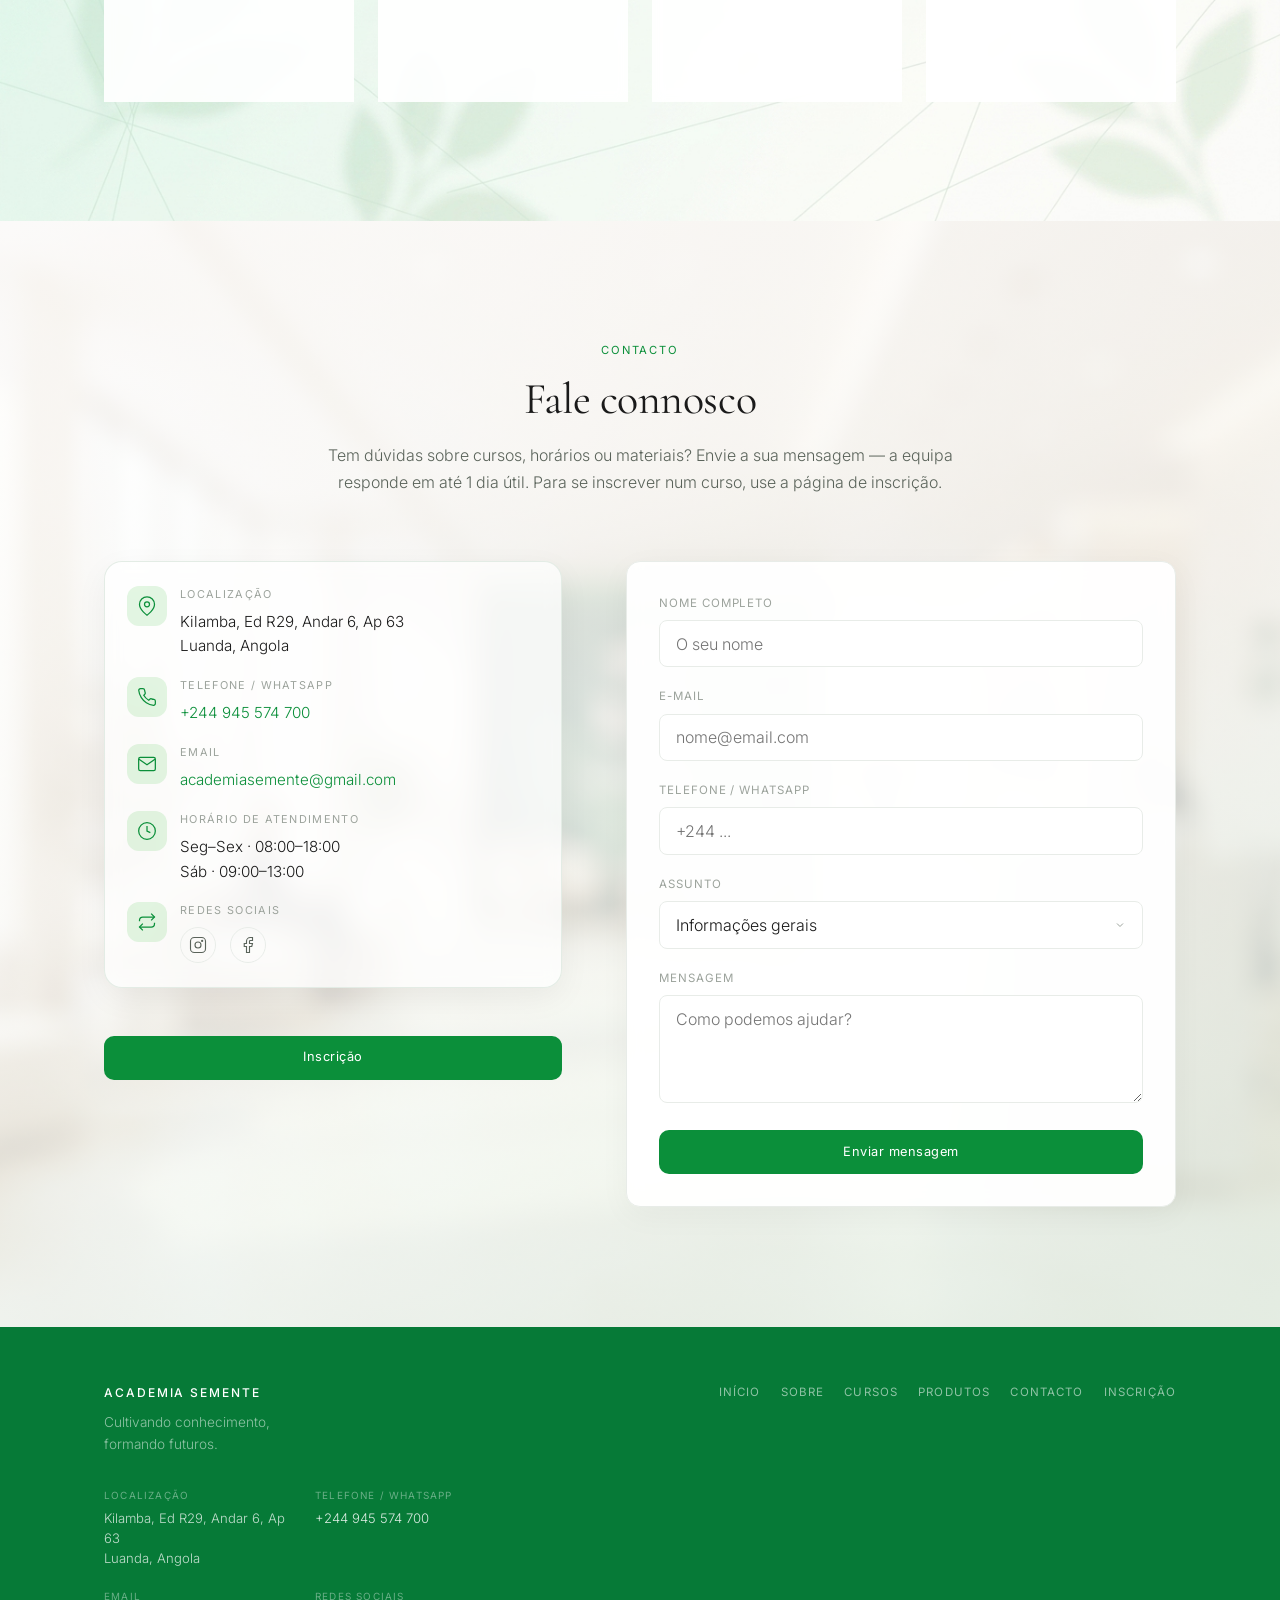
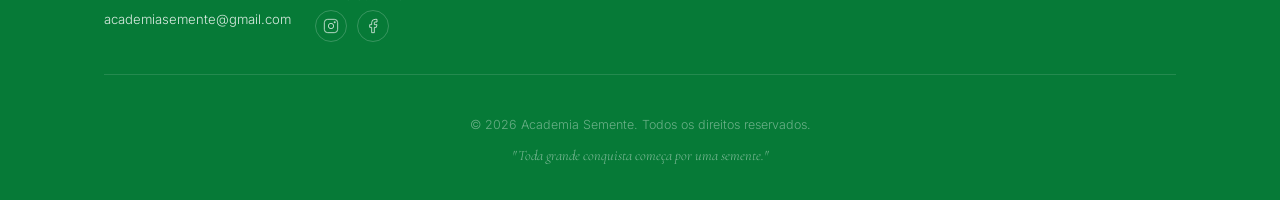
<file: academiasemente/site/index.html>
<!DOCTYPE html>
<html lang="pt">
<head>
  <meta charset="UTF-8">
  <meta name="viewport" content="width=device-width, initial-scale=1.0">
  <meta name="description" content="Academia Semente: Formação em Inglês em Angola. Cursos presenciais, online e domiciliares. Metodologia exclusiva para angolanos.">
  <meta name="keywords" content="inglês Angola, academia semente, aprender inglês, cursos de inglês Luanda, Kilamba">
  <title>Academia Semente | Inglês para a vida real</title>
  
  <!-- Fonts -->
  <link rel="preconnect" href="https://fonts.googleapis.com">
  <link rel="preconnect" href="https://fonts.gstatic.com" crossorigin>
  <link href="https://fonts.googleapis.com/css2?family=Cormorant+Garamond:ital,wght@0,300;0,400;0,500;0,600;1,400&family=Inter:wght@300;400;500;600&display=swap" rel="stylesheet">
  
  <link rel="stylesheet" href="css/styles.css">
  <link rel="icon" href="data:image/svg+xml,<svg xmlns='http://www.w3.org/2000/svg' viewBox='0 0 100 100'><text y='.9em' font-size='90'>🌱</text></svg>">
</head>
<body>
  <!-- ========== ANNOUNCEMENT BAR ========== -->
  <div class="announce-bar" id="announceBar">
    <a href="#cursos" class="announce-link">
      <span data-i18n="announce">Inscrições abertas</span> · <span class="announce-accent" data-i18n="announceAccent">Teste de nível gratuito</span>
    </a>
  </div>

  <!-- ========== HEADER ========== -->
  <header class="site-header" id="siteHeader">
    <div class="header-inner">
      <!-- Mobile hamburger -->
      <button class="hamburger" id="hamburger" aria-label="Menu" aria-expanded="false">
        <span class="ham-line"></span>
        <span class="ham-line"></span>
        <span class="ham-line"></span>
      </button>

      <!-- Brand (centered) -->
      <a href="#inicio" class="brand">
        <span class="brand-name">ACADEMIA SEMENTE</span>
        <span class="brand-tagline" data-i18n="tagline">Cultivando conhecimento</span>
      </a>

      <!-- Right actions: cart + language -->
      <div class="header-actions">
        <button class="cart-btn" id="cartBtn" aria-label="Carrinho">
          <svg width="20" height="20" viewBox="0 0 24 24" fill="none" stroke="currentColor" stroke-width="1.5">
            <path d="M6 6h15l-1.5 9h-12z"/>
            <circle cx="9" cy="20" r="1"/>
            <circle cx="18" cy="20" r="1"/>
            <path d="M6 6L5 3H2"/>
          </svg>
          <span class="cart-count" id="cartCount">0</span>
        </button>
        <div class="lang-toggle">
          <button class="lang-btn active" data-lang="pt" aria-label="Português">PT</button>
          <span class="lang-divider">|</span>
          <button class="lang-btn" data-lang="en" aria-label="English">EN</button>
        </div>
      </div>
    </div>

    <!-- Desktop Navigation (below brand) -->
    <nav class="desktop-nav" id="desktopNav">
      <a href="#inicio" data-i18n="navHome">Início</a>
      <a href="#sobre" data-i18n="navAbout">Sobre</a>
      <a href="#cursos" data-i18n="navCourses">Cursos</a>
      <a href="#produtos" data-i18n="navProducts">Produtos</a>
      <a href="#contacto" data-i18n="navContact">Contacto</a>
      <a href="inscricao.html" data-i18n="navEnroll">Inscrição</a>
      <a href="conta.html" data-i18n="navAccount">Entrar</a>
    </nav>
  </header>

  <!-- ========== MOBILE DRAWER ========== -->
  <div class="drawer-overlay" id="drawerOverlay"></div>
  <aside class="mobile-drawer" id="mobileDrawer" aria-hidden="true">
    <div class="drawer-header">
      <span class="drawer-brand">ACADEMIA SEMENTE</span>
      <button class="drawer-close" id="drawerClose" aria-label="Fechar">
        <svg width="20" height="20" viewBox="0 0 24 24" fill="none" stroke="currentColor" stroke-width="1.5">
          <path d="M18 6L6 18M6 6l12 12"/>
        </svg>
      </button>
    </div>
    <nav class="drawer-nav">
      <a href="#inicio" data-i18n="navHome">Início</a>
      <a href="#sobre" data-i18n="navAbout">Sobre</a>
      <a href="#cursos" data-i18n="navCourses">Cursos</a>
      <a href="#produtos" data-i18n="navProducts">Produtos</a>
      <a href="#contacto" data-i18n="navContact">Contacto</a>
      <a href="inscricao.html" data-i18n="navEnroll">Inscrição</a>
      <a href="conta.html" data-i18n="navAccount">Entrar</a>
    </nav>
  </aside>

  <main>
    <!-- ========== HERO ========== -->
    <section class="hero" id="inicio">
      <div class="hero-bg"></div>
      <div class="hero-overlay"></div>
      <div class="hero-inner">
        <div class="hero-content">
          <p class="hero-eyebrow" data-i18n="heroEyebrow">Formação em Inglês · Angola</p>
          <h1 class="hero-title" data-i18n="heroTitle">Aprenda inglês<br>para a vida real</h1>
          <p class="hero-subtitle" data-i18n="heroSubtitle">Metodologia exclusiva que transforma o português que você já fala em inglês fluente, em até 12 meses.</p>
          <div class="hero-cta">
            <a href="#cursos" class="btn btn-primary" data-i18n="heroCta">Ver cursos</a>
            <a href="inscricao.html" class="btn btn-ghost" data-i18n="heroCta2">Inscrever-me</a>
          </div>
        </div>
      </div>
      <div class="hero-scroll">
        <span data-i18n="scroll">Scroll</span>
        <div class="scroll-line"></div>
      </div>
    </section>

    <!-- ========== SOBRE ========== -->
    <section class="section sobre" id="sobre">
      <div class="sobre-bg" aria-hidden="true"></div>
      <div class="container">
        <div class="section-header">
          <p class="section-eyebrow" data-i18n="aboutEyebrow">A Academia</p>
          <h2 class="section-title" data-i18n="aboutTitle">Toda grande conquista<br>começa por uma semente</h2>
        </div>

        <div class="sobre-grid">
          <div class="sobre-text">
            <p data-i18n="aboutP1">A Academia Semente nasceu da necessidade de preencher as lacunas no ensino de inglês em Angola e das dificuldades que falantes de português enfrentam ao aprender esta língua.</p>
            <p data-i18n="aboutP2">Utilizamos uma metodologia exclusiva, uma reformulação ideológica que funciona como ponte mental, para que o aluno consiga reproduzir tudo o que fala em português para inglês por meio de padrões e passe a pensar apenas em inglês.</p>
            <p data-i18n="aboutP3">Foco em empregabilidade e vida real: o mercado não quer aluno que tira 20 na prova e trava na entrevista.</p>
          </div>
          <div class="sobre-stats">
            <div class="stat-card">
              <span class="stat-number">+100</span>
              <span class="stat-label" data-i18n="statStudents">Alunos formados</span>
            </div>
            <div class="stat-card">
              <span class="stat-number">2</span>
              <span class="stat-label" data-i18n="statCenters">Centros em Angola</span>
            </div>
            <div class="stat-card">
              <span class="stat-number">12</span>
              <span class="stat-label" data-i18n="statMonths">Meses para fluência</span>
            </div>
            <div class="stat-card">
              <span class="stat-number">24h</span>
              <span class="stat-label" data-i18n="statAI">IA de apoio</span>
            </div>
          </div>
        </div>

        <div class="mission-vision">
          <div class="mv-card">
            <div class="mv-icon">
              <img src="assets/icons/missao.jpg" alt="" width="64" height="64" loading="lazy">
            </div>
            <h3 data-i18n="missionTitle">Missão</h3>
            <p data-i18n="missionText">Formar angolanos comunicativos, empregáveis e confiantes em inglês, em até 12 meses, usando tecnologia e prática real.</p>
          </div>
          <div class="mv-card">
            <div class="mv-icon">
              <img src="assets/icons/visao.jpg" alt="" width="64" height="64" loading="lazy">
            </div>
            <h3 data-i18n="visionTitle">Visão</h3>
            <p data-i18n="visionText">Ser o centro de inglês de referência em Angola que forma líderes bilingues, conectando angolanos a oportunidades globais.</p>
          </div>
        </div>
      </div>
    </section>

    <!-- ========== CURSOS / PREÇOS ========== -->
    <section class="section cursos" id="cursos">
      <div class="container">
        <div class="section-header">
          <p class="section-eyebrow" data-i18n="coursesEyebrow">Modalidades</p>
          <h2 class="section-title" data-i18n="coursesTitle">Escolha o formato<br>que se adapta a si</h2>
          <p class="section-desc" data-i18n="coursesDesc">Aulas presenciais, online ou ao domicílio. Todas com a mesma metodologia exclusiva e acompanhamento individual.</p>
        </div>

        <div class="pricing-grid">
          <!-- Online -->
          <article class="price-card">
            <div class="price-icon">
              <img src="assets/icons/online.jpg" alt="" width="72" height="72" loading="lazy">
            </div>
            <div class="price-header">
              <h3 data-i18n="onlineTitle">Online</h3>
              <p class="price-tag" data-i18n="onlineTag">Flexível</p>
            </div>
            <div class="price-amount">
              <span class="currency">Kz</span>
              <span class="value">10.525</span>
              <span class="period" data-i18n="perMonth">/mês</span>
            </div>
            <ul class="price-features">
              <li data-i18n="onlineF1">Aulas individualizadas</li>
              <li data-i18n="onlineF2">Estude a qualquer hora e em qualquer lugar</li>
              <li data-i18n="onlineF3">Método por etapas para evolução garantida</li>
              <li data-i18n="onlineF4">IA de apoio 24 horas</li>
              <li data-i18n="onlineF5">Feedback mensal em vídeo</li>
            </ul>
            <a href="inscricao.html?course=Online" class="btn btn-outline enroll-btn" data-course="Online" data-i18n="enrollBtn">Inscrever-me</a>
          </article>

          <!-- Presencial (featured) -->
          <article class="price-card featured">
            <div class="price-badge" data-i18n="popular">Mais escolhido</div>
            <div class="price-icon">
              <img src="assets/icons/presencial.jpg" alt="" width="72" height="72" loading="lazy">
            </div>
            <div class="price-header">
              <h3 data-i18n="presencialTitle">Presencial</h3>
              <p class="price-tag" data-i18n="presencialTag">Híbrido</p>
            </div>
            <div class="price-amount">
              <span class="currency">Kz</span>
              <span class="value">15.225</span>
              <span class="period" data-i18n="perMonth">/mês</span>
            </div>
            <ul class="price-features">
              <li data-i18n="presencialF1">Aulas diretas e interativas</li>
              <li data-i18n="presencialF2">Ambiente de aprendizagem focado</li>
              <li data-i18n="presencialF3">3 dias presenciais + 2 online</li>
              <li data-i18n="presencialF4">Eventos reais (English Day, debates)</li>
              <li data-i18n="presencialF5">Comunidade WhatsApp só em inglês</li>
            </ul>
            <a href="inscricao.html?course=Presencial" class="btn btn-primary enroll-btn" data-course="Presencial" data-i18n="enrollBtn">Inscrever-me</a>
          </article>

          <!-- Domiciliar -->
          <article class="price-card">
            <div class="price-icon">
              <img src="assets/icons/domiciliar.jpg" alt="" width="72" height="72" loading="lazy">
            </div>
            <div class="price-header">
              <h3 data-i18n="domiciliarTitle">Domiciliar</h3>
              <p class="price-tag" data-i18n="domiciliarTag">Premium</p>
            </div>
            <div class="price-amount">
              <span class="currency">Kz</span>
              <span class="value">100.000</span>
              <span class="period" data-i18n="perMonth">/mês</span>
            </div>
            <ul class="price-features">
              <li data-i18n="domiciliarF1">Atenção 100% focada no aluno</li>
              <li data-i18n="domiciliarF2">Professor desloca-se até si</li>
              <li data-i18n="domiciliarF3">Horário completamente flexível</li>
              <li data-i18n="domiciliarF4">Plano de estudos personalizado</li>
              <li data-i18n="domiciliarF5">Acompanhamento intensivo</li>
            </ul>
            <a href="inscricao.html?course=Domiciliar" class="btn btn-outline enroll-btn" data-course="Domiciliar" data-i18n="enrollBtn">Inscrever-me</a>
          </article>
        </div>

        <div class="horarios">
          <div class="horarios-header">
            <div class="horarios-icon">
              <img src="assets/icons/horarios.jpg" alt="" width="56" height="56" loading="lazy">
            </div>
            <h3 data-i18n="schedulesTitle">Horários disponíveis</h3>
          </div>
          <div class="horarios-list">
            <div class="horario-item">
              <span class="horario-time">08h - 10h</span>
              <span class="horario-label" data-i18n="morning">Manhã</span>
            </div>
            <div class="horario-item">
              <span class="horario-time">14h - 16h</span>
              <span class="horario-label" data-i18n="afternoon">Tarde</span>
            </div>
          </div>
          <p class="teste-gratis" data-i18n="freeTest">Teste de nível gratuito · Sem compromisso</p>
        </div>
      </div>
    </section>

    <!-- ========== PRODUTOS FÍSICOS ========== -->
    <section class="section produtos" id="produtos">
      <div class="container">
        <div class="section-header">
          <p class="section-eyebrow" data-i18n="productsEyebrow">Loja</p>
          <h2 class="section-title" data-i18n="productsTitle">Materiais e produtos<br>oficiais</h2>
          <p class="section-desc" data-i18n="productsDesc">Leve a Academia Semente consigo. Materiais pensados para acelerar a sua evolução.</p>
        </div>

        <div class="products-grid">
          <article class="product-card" data-id="caderno" data-name="Caderno de Padrões" data-price="8500" data-name-en="Patterns Notebook">
            <div class="product-image">
              <img src="assets/products/caderno.jpg" alt="Caderno de Padrões Academia Semente" loading="lazy">
            </div>
            <div class="product-info">
              <h3 data-i18n="prod1Title">Caderno de Padrões</h3>
              <p data-i18n="prod1Desc">Caderno exclusivo com os padrões da metodologia Semente para prática diária.</p>
              <div class="product-price">
                <span class="price">8.500 Kz</span>
                <button type="button" class="btn btn-sm add-to-cart" data-i18n="buyBtn">Adicionar</button>
              </div>
            </div>
          </article>

          <article class="product-card" data-id="polo" data-name="Polo Oficial" data-price="12000" data-name-en="Official Polo">
            <div class="product-image product-slider" data-slider>
              <div class="slider-track">
                <img src="assets/products/polo-front.jpg" alt="Polo Oficial - frente" loading="lazy" draggable="false">
                <img src="assets/products/polo-back.jpg" alt="Polo Oficial - costas" loading="lazy" draggable="false">
              </div>
              <button type="button" class="slider-dot active" data-slide="0" aria-label="Frente"></button>
              <button type="button" class="slider-dot" data-slide="1" aria-label="Costas"></button>
              <button type="button" class="slider-nav slider-prev" aria-label="Anterior">‹</button>
              <button type="button" class="slider-nav slider-next" aria-label="Seguinte">›</button>
            </div>
            <div class="product-info">
              <h3 data-i18n="prod2Title">Polo Oficial</h3>
              <p data-i18n="prod2Desc">Polo premium de manga comprida com o logotipo Academia Semente. Acabamento profissional.</p>
              <div class="product-price">
                <span class="price">12.000 Kz</span>
                <button type="button" class="btn btn-sm add-to-cart" data-i18n="buyBtn">Adicionar</button>
              </div>
            </div>
          </article>

          <article class="product-card" data-id="canetas" data-name="Kit Canetas Semente" data-price="3500" data-name-en="Semente Pen Kit">
            <div class="product-image">
              <img src="assets/products/canetas.jpg" alt="Kit Canetas Academia Semente" loading="lazy">
            </div>
            <div class="product-info">
              <h3 data-i18n="prod3Title">Kit Canetas Semente</h3>
              <p data-i18n="prod3Desc">Conjunto de 3 canetas premium com a marca Academia Semente.</p>
              <div class="product-price">
                <span class="price">3.500 Kz</span>
                <button type="button" class="btn btn-sm add-to-cart" data-i18n="buyBtn">Adicionar</button>
              </div>
            </div>
          </article>

          <article class="product-card" data-id="manual" data-name="Manual do Aluno" data-price="15000" data-name-en="Student Manual">
            <div class="product-image">
              <img src="assets/products/manual.jpg" alt="Manual do Aluno Academia Semente" loading="lazy">
            </div>
            <div class="product-info">
              <h3 data-i18n="prod4Title">Manual do Aluno</h3>
              <p data-i18n="prod4Desc">Guia completo da metodologia Semente com exercícios e padrões avançados.</p>
              <div class="product-price">
                <span class="price">15.000 Kz</span>
                <button type="button" class="btn btn-sm add-to-cart" data-i18n="buyBtn">Adicionar</button>
              </div>
            </div>
          </article>
        </div>
      </div>
    </section>

    <!-- ========== DIFERENCIAIS ========== -->
    <section class="section diferenciais">
      <div class="diferenciais-bg" aria-hidden="true"></div>
      <div class="container">
        <div class="section-header">
          <p class="section-eyebrow" data-i18n="diffEyebrow">Porquê nós</p>
          <h2 class="section-title" data-i18n="diffTitle">O que nos torna<br>diferentes</h2>
        </div>

        <div class="diff-grid">
          <div class="diff-item">
            <div class="diff-icon">
              <img src="assets/icons/metodologia.jpg" alt="" loading="lazy" width="80" height="80">
            </div>
            <h3 data-i18n="diff1Title">Metodologia exclusiva</h3>
            <p data-i18n="diff1Text">Ponte mental que permite pensar directamente em inglês a partir do português.</p>
          </div>
          <div class="diff-item">
            <div class="diff-icon">
              <img src="assets/icons/empregabilidade.jpg" alt="" loading="lazy" width="80" height="80">
            </div>
            <h3 data-i18n="diff2Title">Foco em empregabilidade</h3>
            <p data-i18n="diff2Text">Entrevistas, e-mails corporativos e atendimento ao cliente, inglês para o mercado.</p>
          </div>
          <div class="diff-item">
            <div class="diff-icon">
              <img src="assets/icons/tecnologia.jpg" alt="" loading="lazy" width="80" height="80">
            </div>
            <h3 data-i18n="diff3Title">Tecnologia + humano</h3>
            <p data-i18n="diff3Text">IA 24h para prática + professor como coach de comunicação.</p>
          </div>
          <div class="diff-item">
            <div class="diff-icon">
              <img src="assets/icons/ambiente.jpg" alt="" loading="lazy" width="80" height="80">
            </div>
            <h3 data-i18n="diff4Title">Ambiente sem julgamento</h3>
            <p data-i18n="diff4Text">Sala onde errar é normal. Quebramos o medo de falar.</p>
          </div>
        </div>
      </div>
    </section>

    <!-- ========== CONTACTO ========== -->
    <section class="section contacto" id="contacto">
      <div class="contacto-bg" aria-hidden="true"></div>
      <div class="container">
        <div class="section-header">
          <p class="section-eyebrow" data-i18n="contactEyebrow">Contacto</p>
          <h2 class="section-title" data-i18n="contactTitle">Fale connosco</h2>
          <p class="section-desc" data-i18n="contactDesc">Tem dúvidas sobre cursos, horários ou materiais? Envie a sua mensagem — a equipa responde em até 1 dia útil. Para se inscrever num curso, use a página de inscrição.</p>
        </div>

        <div class="contact-grid">
          <div class="contact-info">
            <div class="contact-info-card">
              <div class="info-item">
                <span class="info-icon" aria-hidden="true">
                  <svg width="20" height="20" viewBox="0 0 24 24" fill="none" stroke="currentColor" stroke-width="1.5"><path d="M21 10c0 7-9 13-9 13s-9-6-9-13a9 9 0 0118 0z"/><circle cx="12" cy="10" r="3"/></svg>
                </span>
                <div>
                  <span class="info-label" data-i18n="locationLabel">Localização</span>
                  <p>Kilamba, Ed R29, Andar 6, Ap 63<br>Luanda, Angola</p>
                </div>
              </div>
              <div class="info-item">
                <span class="info-icon" aria-hidden="true">
                  <svg width="20" height="20" viewBox="0 0 24 24" fill="none" stroke="currentColor" stroke-width="1.5"><path d="M22 16.92v3a2 2 0 01-2.18 2 19.79 19.79 0 01-8.63-3.07 19.5 19.5 0 01-6-6 19.79 19.79 0 01-3.07-8.67A2 2 0 014.11 2h3a2 2 0 012 1.72c.127.96.361 1.903.7 2.81a2 2 0 01-.45 2.11L8.09 9.91a16 16 0 006 6l1.27-1.27a2 2 0 012.11-.45c.907.339 1.85.573 2.81.7A2 2 0 0122 16.92z"/></svg>
                </span>
                <div>
                  <span class="info-label" data-i18n="phoneLabel">Telefone / WhatsApp</span>
                  <p><a href="https://wa.me/244945574700">+244 945 574 700</a></p>
                </div>
              </div>
              <div class="info-item">
                <span class="info-icon" aria-hidden="true">
                  <svg width="20" height="20" viewBox="0 0 24 24" fill="none" stroke="currentColor" stroke-width="1.5"><path d="M4 4h16c1.1 0 2 .9 2 2v12c0 1.1-.9 2-2 2H4c-1.1 0-2-.9-2-2V6c0-1.1.9-2 2-2z"/><polyline points="22,6 12,13 2,6"/></svg>
                </span>
                <div>
                  <span class="info-label" data-i18n="emailLabel">Email</span>
                  <p><a href="mailto:academiasemente@gmail.com">academiasemente@gmail.com</a></p>
                </div>
              </div>
              <div class="info-item">
                <span class="info-icon" aria-hidden="true">
                  <svg width="20" height="20" viewBox="0 0 24 24" fill="none" stroke="currentColor" stroke-width="1.5"><circle cx="12" cy="12" r="10"/><polyline points="12 6 12 12 16 14"/></svg>
                </span>
                <div>
                  <span class="info-label" data-i18n="hoursLabel">Horário de atendimento</span>
                  <p data-i18n="hoursText">Seg–Sex · 08:00–18:00<br>Sáb · 09:00–13:00</p>
                </div>
              </div>
              <div class="info-item">
                <span class="info-icon" aria-hidden="true">
                  <svg width="20" height="20" viewBox="0 0 24 24" fill="none" stroke="currentColor" stroke-width="1.5"><path d="M17 2l4 4-4 4"/><path d="M3 11v-1a4 4 0 014-4h14"/><path d="M7 22l-4-4 4-4"/><path d="M21 13v1a4 4 0 01-4 4H3"/></svg>
                </span>
                <div>
                  <span class="info-label" data-i18n="socialLabel">Redes sociais</span>
                  <div class="social-links">
                    <a href="https://www.instagram.com/academiasemente" target="_blank" rel="noopener" aria-label="Instagram">
                      <svg width="18" height="18" viewBox="0 0 24 24" fill="none" stroke="currentColor" stroke-width="1.5"><rect x="2" y="2" width="20" height="20" rx="5"/><circle cx="12" cy="12" r="4"/><circle cx="17.5" cy="6.5" r="1.5" fill="currentColor" stroke="none"/></svg>
                    </a>
                    <a href="https://www.facebook.com/profile.php?id=61584786747541" target="_blank" rel="noopener" aria-label="Facebook">
                      <svg width="18" height="18" viewBox="0 0 24 24" fill="none" stroke="currentColor" stroke-width="1.5"><path d="M18 2h-3a5 5 0 00-5 5v3H7v4h3v8h4v-8h3l1-4h-4V7a1 1 0 011-1h3z"/></svg>
                    </a>
                  </div>
                </div>
              </div>
            </div>
            <a href="inscricao.html" class="btn btn-primary contact-enroll-btn" data-i18n="navEnroll">Inscrição</a>
          </div>

          <form class="contact-form" id="contactForm">
            <div class="form-group">
              <label for="c-name" data-i18n="formName">Nome completo</label>
              <input type="text" id="c-name" name="name" required placeholder="O seu nome" data-i18n-placeholder="formNamePh" autocomplete="name">
            </div>
            <div class="form-group">
              <label for="c-email" data-i18n="formEmail">Email</label>
              <input type="email" id="c-email" name="email" required placeholder="seu@email.com" data-i18n-placeholder="formEmailPh" autocomplete="email">
            </div>
            <div class="form-group">
              <label for="c-phone" data-i18n="formPhone">Telefone / WhatsApp</label>
              <input type="tel" id="c-phone" name="phone" required placeholder="+244 ..." data-i18n-placeholder="formPhonePh" autocomplete="tel">
            </div>
            <div class="form-group">
              <label for="c-interest" data-i18n="formInterest">Assunto</label>
              <select id="c-interest" name="interest">
                <option value="Informações gerais" data-i18n="optGeneral">Informações gerais</option>
                <option value="Cursos" data-i18n="optCourses">Cursos</option>
                <option value="Produtos" data-i18n="optProducts">Produtos / Materiais</option>
                <option value="Parcerias" data-i18n="optPartner">Parcerias</option>
                <option value="Outro" data-i18n="optOther">Outro</option>
              </select>
            </div>
            <div class="form-group">
              <label for="c-message" data-i18n="formMessage">Mensagem</label>
              <textarea id="c-message" name="message" rows="4" required placeholder="Como podemos ajudar?" data-i18n-placeholder="formMessagePh"></textarea>
            </div>
            <p class="form-error" id="contactError" hidden></p>
            <p class="form-success" id="contactSuccess" hidden data-i18n="contactSuccess">Mensagem enviada. A equipa responderá em breve.</p>
            <button type="submit" class="btn btn-primary btn-full" id="contactSubmitBtn" data-i18n="formSubmit">Enviar mensagem</button>
          </form>
        </div>
      </div>
    </section>
  </main>

  <!-- ========== FOOTER ========== -->
  <footer class="site-footer">
    <div class="container">
      <div class="footer-top">
        <div class="footer-brand">
          <span class="footer-name">ACADEMIA SEMENTE</span>
          <p data-i18n="footerTag">Cultivando conhecimento, formando futuros.</p>
        </div>
        <div class="footer-links">
          <a href="#inicio" data-i18n="navHome">Início</a>
          <a href="#sobre" data-i18n="navAbout">Sobre</a>
          <a href="#cursos" data-i18n="navCourses">Cursos</a>
          <a href="#produtos" data-i18n="navProducts">Produtos</a>
          <a href="#contacto" data-i18n="navContact">Contacto</a>
          <a href="inscricao.html" data-i18n="navEnroll">Inscrição</a>
        </div>
        <div class="footer-contact">
          <div class="footer-contact-item">
            <span class="footer-contact-label" data-i18n="locationLabel">Localização</span>
            <p>Kilamba, Ed R29, Andar 6, Ap 63<br>Luanda, Angola</p>
          </div>
          <div class="footer-contact-item">
            <span class="footer-contact-label" data-i18n="phoneLabel">WhatsApp</span>
            <p><a href="https://wa.me/244945574700">+244 945 574 700</a></p>
          </div>
          <div class="footer-contact-item">
            <span class="footer-contact-label" data-i18n="emailLabel">Email</span>
            <p><a href="mailto:academiasemente@gmail.com">academiasemente@gmail.com</a></p>
          </div>
          <div class="footer-contact-item">
            <span class="footer-contact-label" data-i18n="socialLabel">Redes sociais</span>
            <div class="footer-social">
              <a href="https://www.instagram.com/academiasemente" target="_blank" rel="noopener" aria-label="Instagram">
                <svg width="16" height="16" viewBox="0 0 24 24" fill="none" stroke="currentColor" stroke-width="1.5"><rect x="2" y="2" width="20" height="20" rx="5"/><circle cx="12" cy="12" r="4"/><circle cx="17.5" cy="6.5" r="1.5" fill="currentColor" stroke="none"/></svg>
              </a>
              <a href="https://www.facebook.com/profile.php?id=61584786747541" target="_blank" rel="noopener" aria-label="Facebook">
                <svg width="16" height="16" viewBox="0 0 24 24" fill="none" stroke="currentColor" stroke-width="1.5"><path d="M18 2h-3a5 5 0 00-5 5v3H7v4h3v8h4v-8h3l1-4h-4V7a1 1 0 011-1h3z"/></svg>
              </a>
            </div>
          </div>
        </div>
      </div>
      <div class="footer-bottom">
        <p>© <span id="year"></span> Academia Semente. <span data-i18n="rights">Todos os direitos reservados.</span></p>
        <p class="footer-motto">"Toda grande conquista começa por uma semente."</p>
      </div>
    </div>
  </footer>

  <!-- ========== CART DRAWER (right) ========== -->
  <div class="cart-overlay" id="cartOverlay"></div>
  <aside class="cart-drawer" id="cartDrawer" aria-hidden="true">
    <div class="cart-header">
      <h3 data-i18n="cartTitle">Carrinho</h3>
      <button class="cart-close" id="cartClose" aria-label="Fechar">
        <svg width="20" height="20" viewBox="0 0 24 24" fill="none" stroke="currentColor" stroke-width="1.5">
          <path d="M18 6L6 18M6 6l12 12"/>
        </svg>
      </button>
    </div>
    <div class="cart-body" id="cartBody">
      <p class="cart-empty" data-i18n="cartEmpty">O seu carrinho está vazio.</p>
    </div>
    <div class="cart-footer" id="cartFooter" hidden>
      <div class="cart-total-row">
        <span data-i18n="cartTotal">Total</span>
        <strong id="cartTotal">0 Kz</strong>
      </div>
      <button type="button" class="btn btn-outline btn-full cart-clear" id="cartClear" data-i18n="cartClear">Limpar tudo</button>
      <button type="button" class="btn btn-primary btn-full" id="cartCheckout" data-i18n="cartCheckout">Finalizar compra</button>
    </div>
  </aside>

  <script src="js/config.js"></script>
  <script src="js/main.js"></script>
</body>
</html>
</file>
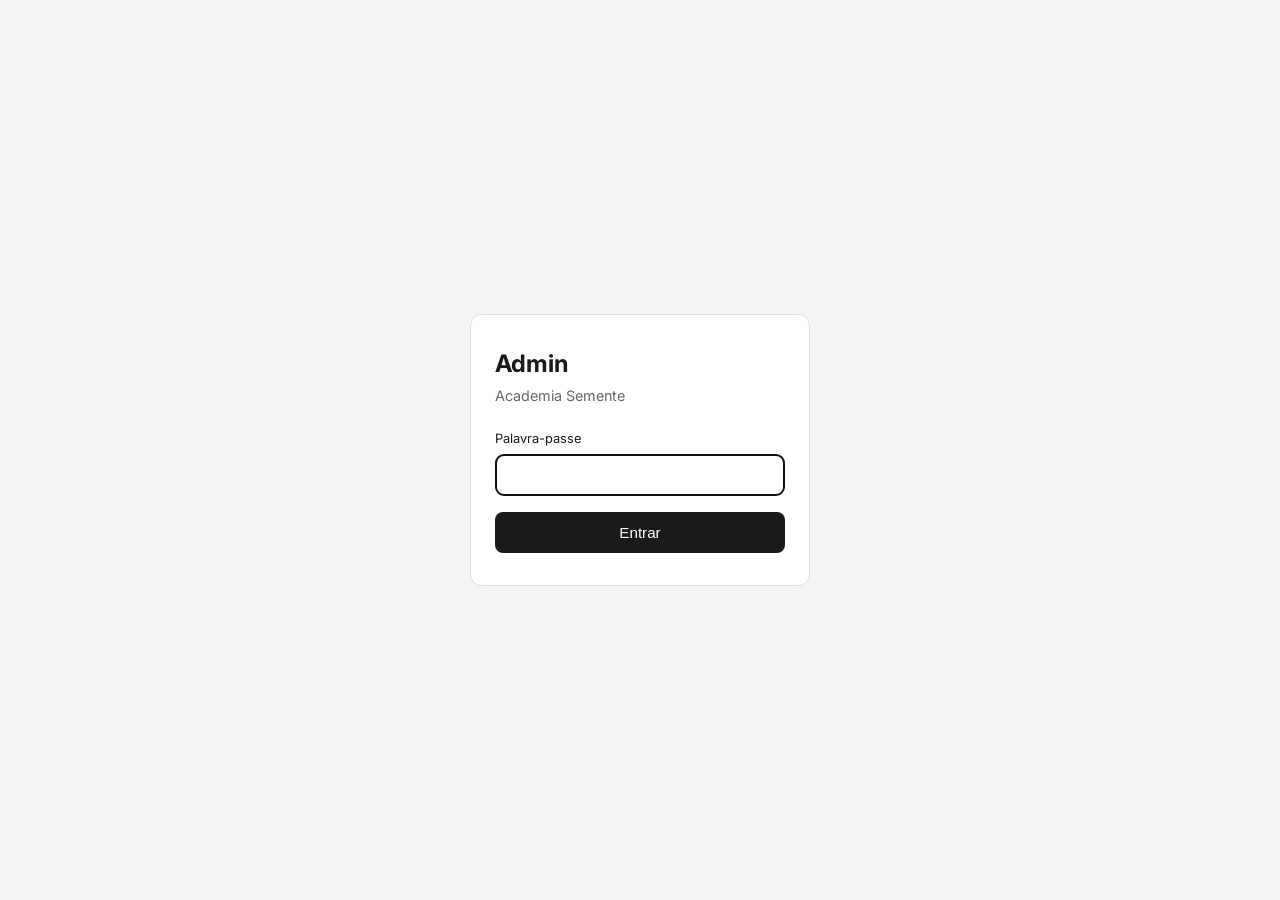
<file: academiasemente/admin.html>
<!DOCTYPE html>
<html lang="pt">
<head>
  <meta charset="UTF-8">
  <meta name="viewport" content="width=device-width, initial-scale=1.0, viewport-fit=cover">
  <title>Admin | Academia Semente</title>
  <link rel="preconnect" href="https://fonts.googleapis.com">
  <link rel="preconnect" href="https://fonts.gstatic.com" crossorigin>
  <link href="https://fonts.googleapis.com/css2?family=Inter:wght@400;500;600&display=swap" rel="stylesheet">
  <link rel="stylesheet" href="css/admin.css">
  <link rel="icon" href="data:image/svg+xml,<svg xmlns='http://www.w3.org/2000/svg' viewBox='0 0 100 100'><text y='.9em' font-size='90'>🌱</text></svg>">
</head>
<body>
  <!-- LOGIN -->
  <div id="loginView" class="login-view">
    <form id="adminLoginForm" class="login-card">
      <h1>Admin</h1>
      <p>Academia Semente</p>
      <label>
        <span>Palavra-passe</span>
        <input type="password" name="password" required autocomplete="current-password" autofocus>
      </label>
      <p class="error" id="loginError" hidden></p>
      <button type="submit">Entrar</button>
    </form>
  </div>

  <!-- APP -->
  <div id="appView" class="app-view" hidden>
    <header class="admin-header">
      <strong>Admin · Academia Semente</strong>
      <button type="button" id="adminLogout" class="btn-text">Sair</button>
    </header>

    <nav class="admin-nav">
      <button type="button" class="nav-btn active" data-panel="students">Alunos</button>
      <button type="button" class="nav-btn" data-panel="courses">Cursos & Vídeos</button>
      <button type="button" class="nav-btn" data-panel="guide">Guia</button>
    </nav>

    <main class="admin-main">
      <!-- Students -->
      <section id="panel-students" class="panel">
        <div class="panel-head">
          <h2>Alunos</h2>
          <button type="button" class="btn" id="refreshStudents">Actualizar</button>
        </div>
        <div id="studentsTable" class="table-wrap">
          <p class="muted">A carregar…</p>
        </div>
      </section>

      <!-- Courses -->
      <section id="panel-courses" class="panel" hidden>
        <div class="panel-head">
          <h2>Cursos & Vídeos</h2>
          <button type="button" class="btn" id="refreshCourses">Actualizar</button>
        </div>
        <div id="coursesAdmin" class="courses-admin">
          <p class="muted">A carregar…</p>
        </div>
        <hr>
        <h3>Novo curso</h3>
        <form id="courseForm" class="form-grid">
          <label>Título (PT) <input name="title_pt" required></label>
          <label>Título (EN) <input name="title_en"></label>
          <label>Descrição (PT) <textarea name="description_pt" rows="2"></textarea></label>
          <label>Cover URL <input name="cover_url" placeholder="https://…"></label>
          <button type="submit" class="btn">Guardar curso</button>
        </form>
        <hr>
        <h3>Novo / editar vídeo</h3>
        <form id="videoForm" class="form-grid">
          <label>Course ID <input name="course_id" required placeholder="id do curso"></label>
          <label>Título (PT) <input name="title_pt" required></label>
          <label>Cloudinary public_id <input name="cloudinary_public_id" required placeholder="academiasemente/private/aula-01"></label>
          <label>Duração (segundos) <input name="duration_seconds" type="number" inputmode="numeric"></label>
          <button type="submit" class="btn">Guardar vídeo</button>
        </form>
        <p class="hint">Faça upload do vídeo no Cloudinary (tipo <strong>authenticated</strong> ou private) e cole o public_id aqui.</p>
      </section>

      <!-- Guide -->
      <section id="panel-guide" class="panel" hidden>
        <h2>Guia rápido</h2>
        <ol class="guide-list">
          <li><strong>Alunos</strong> — criam conta em /conta.html (Google ou email). Estado inicial: <em>pending</em>.</li>
          <li>Crie um <strong>Curso</strong> e adicione <strong>Vídeos</strong> (public_id do Cloudinary).</li>
          <li>Em Alunos, clique <strong>Atribuir curso</strong> e escolha o curso. O estado passa a <em>active</em>.</li>
          <li>O aluno vê os vídeos no dashboard e o Worker gera links assinados temporários.</li>
          <li>Publicar produtos/textos/imagens do site (loja) será adicionado na próxima iteração do painel (mesma lógica do blueprint).</li>
        </ol>
        <p class="hint">Se algo falhar → contacte o programador. Não partilhe a palavra-passe de admin.</p>
      </section>
    </main>
  </div>

  <!-- Grant modal -->
  <div id="grantModal" class="modal" hidden>
    <div class="modal-card">
      <h3>Atribuir curso</h3>
      <p id="grantStudentLabel"></p>
      <label>Curso
        <select id="grantCourseSelect"></select>
      </label>
      <div class="modal-actions">
        <button type="button" class="btn-text" id="grantCancel">Cancelar</button>
        <button type="button" class="btn" id="grantConfirm">Atribuir</button>
      </div>
    </div>
  </div>

  <script src="js/config.js"></script>
  <script src="js/admin.js"></script>
</body>
</html>
</file>
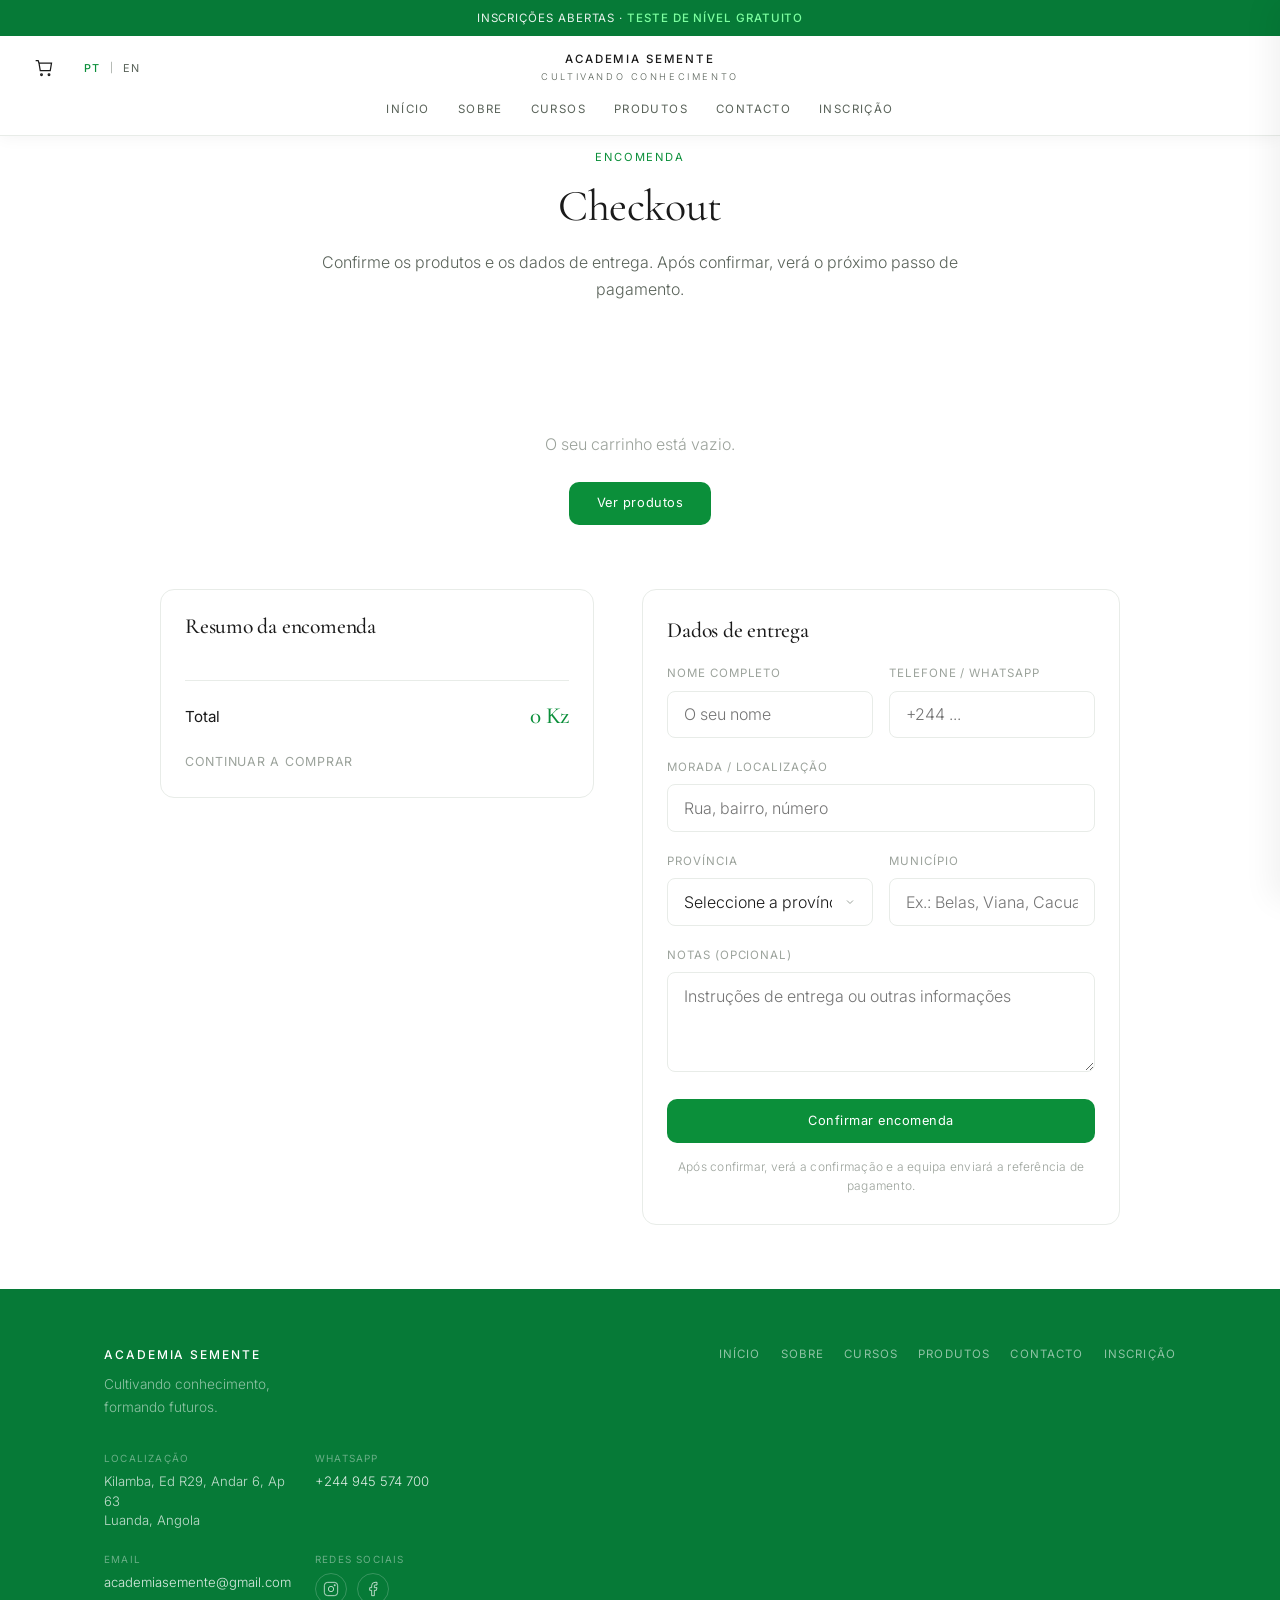
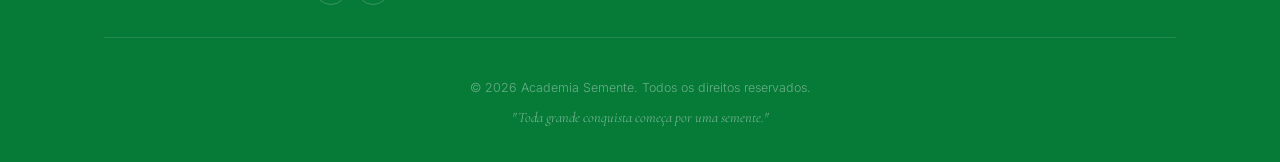
<file: academiasemente/checkout.html>
<!DOCTYPE html>
<html lang="pt">
<head>
  <meta charset="UTF-8">
  <meta name="viewport" content="width=device-width, initial-scale=1.0">
  <meta name="description" content="Checkout Academia Semente — finalize a encomenda dos materiais oficiais.">
  <title>Checkout | Academia Semente</title>
  <link rel="preconnect" href="https://fonts.googleapis.com">
  <link rel="preconnect" href="https://fonts.gstatic.com" crossorigin>
  <link href="https://fonts.googleapis.com/css2?family=Cormorant+Garamond:ital,wght@0,300;0,400;0,500;0,600;1,400&family=Inter:wght@300;400;500;600&display=swap" rel="stylesheet">
  <link rel="stylesheet" href="css/styles.css">
  <link rel="icon" href="data:image/svg+xml,<svg xmlns='http://www.w3.org/2000/svg' viewBox='0 0 100 100'><text y='.9em' font-size='90'>🌱</text></svg>">
</head>
<body class="page-checkout">
  <div class="announce-bar" id="announceBar">
    <a href="index.html#cursos" class="announce-link">
      <span data-i18n="announce">Inscrições abertas</span> · <span class="announce-accent" data-i18n="announceAccent">Teste de nível gratuito</span>
    </a>
  </div>

  <header class="site-header scrolled" id="siteHeader">
    <div class="header-inner">
      <button class="hamburger" id="hamburger" aria-label="Menu" aria-expanded="false">
        <span class="ham-line"></span>
        <span class="ham-line"></span>
        <span class="ham-line"></span>
      </button>
      <a href="index.html" class="brand">
        <span class="brand-name">ACADEMIA SEMENTE</span>
        <span class="brand-tagline" data-i18n="tagline">Cultivando conhecimento</span>
      </a>
      <div class="header-actions">
        <button class="cart-btn" id="cartBtn" aria-label="Carrinho">
          <svg width="20" height="20" viewBox="0 0 24 24" fill="none" stroke="currentColor" stroke-width="1.5">
            <path d="M6 6h15l-1.5 9h-12z"/>
            <circle cx="9" cy="20" r="1"/>
            <circle cx="18" cy="20" r="1"/>
            <path d="M6 6L5 3H2"/>
          </svg>
          <span class="cart-count" id="cartCount">0</span>
        </button>
        <div class="lang-toggle">
          <button class="lang-btn active" data-lang="pt" aria-label="Português">PT</button>
          <span class="lang-divider">|</span>
          <button class="lang-btn" data-lang="en" aria-label="English">EN</button>
        </div>
      </div>
    </div>
    <nav class="desktop-nav" id="desktopNav">
      <a href="index.html" data-i18n="navHome">Início</a>
      <a href="index.html#sobre" data-i18n="navAbout">Sobre</a>
      <a href="index.html#cursos" data-i18n="navCourses">Cursos</a>
      <a href="index.html#produtos" data-i18n="navProducts">Produtos</a>
      <a href="index.html#contacto" data-i18n="navContact">Contacto</a>
      <a href="inscricao.html" data-i18n="navEnroll">Inscrição</a>
    </nav>
  </header>

  <div class="drawer-overlay" id="drawerOverlay"></div>
  <aside class="mobile-drawer" id="mobileDrawer" aria-hidden="true">
    <div class="drawer-header">
      <span class="drawer-brand">ACADEMIA SEMENTE</span>
      <button class="drawer-close" id="drawerClose" aria-label="Fechar">
        <svg width="20" height="20" viewBox="0 0 24 24" fill="none" stroke="currentColor" stroke-width="1.5">
          <path d="M18 6L6 18M6 6l12 12"/>
        </svg>
      </button>
    </div>
    <nav class="drawer-nav">
      <a href="index.html" data-i18n="navHome">Início</a>
      <a href="index.html#sobre" data-i18n="navAbout">Sobre</a>
      <a href="index.html#cursos" data-i18n="navCourses">Cursos</a>
      <a href="index.html#produtos" data-i18n="navProducts">Produtos</a>
      <a href="index.html#contacto" data-i18n="navContact">Contacto</a>
      <a href="inscricao.html" data-i18n="navEnroll">Inscrição</a>
    </nav>
    <div class="drawer-footer">
      <a href="https://wa.me/244945574700" target="_blank" rel="noopener" class="drawer-whatsapp">
        <svg width="16" height="16" viewBox="0 0 24 24" fill="currentColor"><path d="M17.472 14.382c-.297-.149-1.758-.867-2.03-.967-.273-.099-.471-.148-.67.15-.197.297-.767.966-.94 1.164-.173.199-.347.223-.644.075-.297-.15-1.255-.463-2.39-1.475-.883-.788-1.48-1.761-1.653-2.059-.173-.297-.018-.458.13-.606.134-.133.298-.347.446-.52.149-.174.198-.298.298-.497.099-.198.05-.371-.025-.52-.075-.149-.669-1.612-.916-2.207-.242-.579-.487-.5-.669-.51-.173-.008-.371-.01-.57-.01-.198 0-.52.074-.792.372-.272.297-1.04 1.016-1.04 2.479 0 1.462 1.065 2.875 1.213 3.074.149.198 2.096 3.2 5.077 4.487.709.306 1.262.489 1.694.625.712.227 1.36.195 1.871.118.571-.085 1.758-.719 2.006-1.413.248-.694.248-1.289.173-1.413-.074-.124-.272-.198-.57-.347z"/><path d="M12 0C5.373 0 0 5.373 0 12c0 2.625.846 5.059 2.284 7.034L.789 23.512a.5.5 0 00.605.654l4.69-1.494A11.94 11.94 0 0012 24c6.627 0 12-5.373 12-12S18.627 0 12 0zm0 22c-2.39 0-4.605-.75-6.44-2.03l-.46-.3-3.04.97.96-3.15-.32-.48A9.96 9.96 0 012 12C2 6.477 6.477 2 12 2s10 4.477 10 10-4.477 10-10 10z"/></svg>
        WhatsApp
      </a>
    </div>
  </aside>

  <main>
    <section class="section checkout-page" id="checkout">
      <div class="container">
        <div class="section-header">
          <p class="section-eyebrow" data-i18n="checkoutEyebrow">Encomenda</p>
          <h1 class="section-title" data-i18n="checkoutTitle">Checkout</h1>
          <p class="section-desc" data-i18n="checkoutDesc">Confirme os produtos e os dados de entrega. Após confirmar, verá o próximo passo de pagamento.</p>
        </div>

        <!-- Empty state -->
        <div class="checkout-empty" id="checkoutEmpty" hidden>
          <p data-i18n="checkoutEmpty">O seu carrinho está vazio.</p>
          <a href="index.html#produtos" class="btn btn-primary" data-i18n="checkoutBackShop">Ver produtos</a>
        </div>

        <!-- Checkout grid -->
        <div class="checkout-grid" id="checkoutGrid" hidden>
          <div class="checkout-summary">
            <h2 class="checkout-block-title" data-i18n="checkoutSummary">Resumo da encomenda</h2>
            <div class="checkout-items" id="checkoutItems"></div>
            <div class="checkout-total-row">
              <span data-i18n="cartTotal">Total</span>
              <strong id="checkoutTotal">0 Kz</strong>
            </div>
            <a href="index.html#produtos" class="checkout-continue" data-i18n="checkoutContinue">Continuar a comprar</a>
          </div>

          <form class="checkout-form" id="checkoutForm">
            <h2 class="checkout-block-title" data-i18n="checkoutDelivery">Dados de entrega</h2>

            <div class="form-row">
              <div class="form-group">
                <label for="co-name" data-i18n="formName">Nome completo *</label>
                <input type="text" id="co-name" name="name" required placeholder="O seu nome" data-i18n-placeholder="formNamePh" autocomplete="name">
              </div>
              <div class="form-group">
                <label for="co-phone" data-i18n="formPhone">Telefone / WhatsApp *</label>
                <input type="tel" id="co-phone" name="phone" required placeholder="+244 ..." data-i18n-placeholder="formPhonePh" autocomplete="tel">
              </div>
            </div>

            <div class="form-group">
              <label for="co-address" data-i18n="formAddress">Morada *</label>
              <input type="text" id="co-address" name="address" required placeholder="Rua, bairro, número" data-i18n-placeholder="formAddressPh" autocomplete="street-address">
            </div>

            <div class="form-row">
              <div class="form-group">
                <label for="co-province" data-i18n="formProvince">Província *</label>
                <select id="co-province" name="province" required>
                  <option value="" disabled selected data-i18n="formProvincePh">Seleccione a província</option>
                  <option value="Bengo">Bengo</option>
                  <option value="Benguela">Benguela</option>
                  <option value="Bié">Bié</option>
                  <option value="Cabinda">Cabinda</option>
                  <option value="Cuando Cubango">Cuando Cubango</option>
                  <option value="Cuanza Norte">Cuanza Norte</option>
                  <option value="Cuanza Sul">Cuanza Sul</option>
                  <option value="Cunene">Cunene</option>
                  <option value="Huambo">Huambo</option>
                  <option value="Huíla">Huíla</option>
                  <option value="Luanda">Luanda</option>
                  <option value="Lunda Norte">Lunda Norte</option>
                  <option value="Lunda Sul">Lunda Sul</option>
                  <option value="Malanje">Malanje</option>
                  <option value="Moxico">Moxico</option>
                  <option value="Namibe">Namibe</option>
                  <option value="Uíge">Uíge</option>
                  <option value="Zaire">Zaire</option>
                </select>
              </div>
              <div class="form-group">
                <label for="co-municipality" data-i18n="formMunicipality">Município *</label>
                <input type="text" id="co-municipality" name="municipality" required placeholder="Ex.: Belas, Viana, Cacuaco" data-i18n-placeholder="formMunicipalityPh" autocomplete="address-level2">
              </div>
            </div>

            <div class="form-group">
              <label for="co-notes" data-i18n="formNotes">Notas (opcional)</label>
              <textarea id="co-notes" name="notes" rows="3" placeholder="Instruções de entrega ou outras informações" data-i18n-placeholder="checkoutNotesPh"></textarea>
            </div>

            <button type="submit" class="btn btn-primary btn-full" data-i18n="checkoutSubmit">Confirmar encomenda</button>
            <p class="form-hint" data-i18n="checkoutHint">Após confirmar, verá a confirmação e a equipa enviará a referência de pagamento.</p>
          </form>
        </div>

        <!-- Post-order confirmation -->
        <div class="enroll-success order-success" id="orderSuccess" hidden>
          <div class="enroll-success-icon" aria-hidden="true">
            <svg width="40" height="40" viewBox="0 0 24 24" fill="none" stroke="currentColor" stroke-width="1.5">
              <circle cx="12" cy="12" r="10"/>
              <path d="M8 12.5l2.5 2.5L16 9"/>
            </svg>
          </div>
          <p class="enroll-success-eyebrow" data-i18n="orderSuccessEyebrow">Encomenda recebida</p>
          <h2 class="enroll-success-title"><span data-i18n="orderSuccessTitle">Obrigado,</span> <span id="orderSuccessName"></span></h2>
          <p class="enroll-success-text" data-i18n="orderSuccessText">A sua encomenda foi registada com sucesso. Em breve enviaremos a <strong>referência de pagamento</strong> e o recibo por WhatsApp ou e-mail.</p>

          <div class="order-success-summary" id="orderSuccessSummary"></div>

          <ol class="enroll-success-steps">
            <li data-i18n="orderSuccessStep1">Confirmamos os produtos e os dados de entrega</li>
            <li data-i18n="orderSuccessStep2">Enviamos a referência Multicaixa / instruções de pagamento</li>
            <li data-i18n="orderSuccessStep3">Após o pagamento, preparamos e enviamos a sua encomenda</li>
          </ol>

          <div class="enroll-success-actions">
            <a href="https://wa.me/244945574700" target="_blank" rel="noopener" class="btn btn-primary" data-i18n="successWhatsApp">Falar no WhatsApp</a>
            <a href="index.html#produtos" class="btn btn-outline" data-i18n="orderSuccessShop">Continuar a comprar</a>
          </div>
          <p class="form-hint" data-i18n="orderSuccessHint">Guarde o seu contacto activo — a equipa Academia Semente responderá em breve.</p>
        </div>
      </div>
    </section>
  </main>

  <footer class="site-footer">
    <div class="container">
      <div class="footer-top">
        <div class="footer-brand">
          <span class="footer-name">ACADEMIA SEMENTE</span>
          <p data-i18n="footerTag">Cultivando conhecimento, formando futuros.</p>
        </div>
        <div class="footer-links">
          <a href="index.html" data-i18n="navHome">Início</a>
          <a href="index.html#sobre" data-i18n="navAbout">Sobre</a>
          <a href="index.html#cursos" data-i18n="navCourses">Cursos</a>
          <a href="index.html#produtos" data-i18n="navProducts">Produtos</a>
          <a href="index.html#contacto" data-i18n="navContact">Contacto</a>
          <a href="inscricao.html" data-i18n="navEnroll">Inscrição</a>
        </div>
        <div class="footer-contact">
          <div class="footer-contact-item">
            <span class="footer-contact-label" data-i18n="locationLabel">Localização</span>
            <p>Kilamba, Ed R29, Andar 6, Ap 63<br>Luanda, Angola</p>
          </div>
          <div class="footer-contact-item">
            <span class="footer-contact-label" data-i18n="phoneLabel">WhatsApp</span>
            <p><a href="https://wa.me/244945574700">+244 945 574 700</a></p>
          </div>
          <div class="footer-contact-item">
            <span class="footer-contact-label" data-i18n="emailLabel">Email</span>
            <p><a href="mailto:academiasemente@gmail.com">academiasemente@gmail.com</a></p>
          </div>
          <div class="footer-contact-item">
            <span class="footer-contact-label" data-i18n="socialLabel">Redes sociais</span>
            <div class="footer-social">
              <a href="https://www.instagram.com/academiasemente" target="_blank" rel="noopener" aria-label="Instagram">
                <svg width="16" height="16" viewBox="0 0 24 24" fill="none" stroke="currentColor" stroke-width="1.5"><rect x="2" y="2" width="20" height="20" rx="5"/><circle cx="12" cy="12" r="4"/><circle cx="17.5" cy="6.5" r="1.5" fill="currentColor" stroke="none"/></svg>
              </a>
              <a href="https://www.facebook.com/profile.php?id=61584786747541" target="_blank" rel="noopener" aria-label="Facebook">
                <svg width="16" height="16" viewBox="0 0 24 24" fill="none" stroke="currentColor" stroke-width="1.5"><path d="M18 2h-3a5 5 0 00-5 5v3H7v4h3v8h4v-8h3l1-4h-4V7a1 1 0 011-1h3z"/></svg>
              </a>
            </div>
          </div>
        </div>
      </div>
      <div class="footer-bottom">
        <p>© <span id="year"></span> Academia Semente. <span data-i18n="rights">Todos os direitos reservados.</span></p>
        <p class="footer-motto">"Toda grande conquista começa por uma semente."</p>
      </div>
    </div>
  </footer>

  <div class="cart-overlay" id="cartOverlay"></div>
  <aside class="cart-drawer" id="cartDrawer" aria-hidden="true">
    <div class="cart-header">
      <h3 data-i18n="cartTitle">Carrinho</h3>
      <button class="cart-close" id="cartClose" aria-label="Fechar">
        <svg width="20" height="20" viewBox="0 0 24 24" fill="none" stroke="currentColor" stroke-width="1.5">
          <path d="M18 6L6 18M6 6l12 12"/>
        </svg>
      </button>
    </div>
    <div class="cart-body" id="cartBody">
      <p class="cart-empty" data-i18n="cartEmpty">O seu carrinho está vazio.</p>
    </div>
    <div class="cart-footer" id="cartFooter" hidden>
      <div class="cart-total-row">
        <span data-i18n="cartTotal">Total</span>
        <strong id="cartTotal">0 Kz</strong>
      </div>
      <button type="button" class="btn btn-outline btn-full cart-clear" id="cartClear" data-i18n="cartClear">Limpar tudo</button>
      <button type="button" class="btn btn-primary btn-full" id="cartCheckout" data-i18n="cartCheckout">Finalizar compra</button>
    </div>
  </aside>

  <script src="js/main.js"></script>
</body>
</html>
</file>
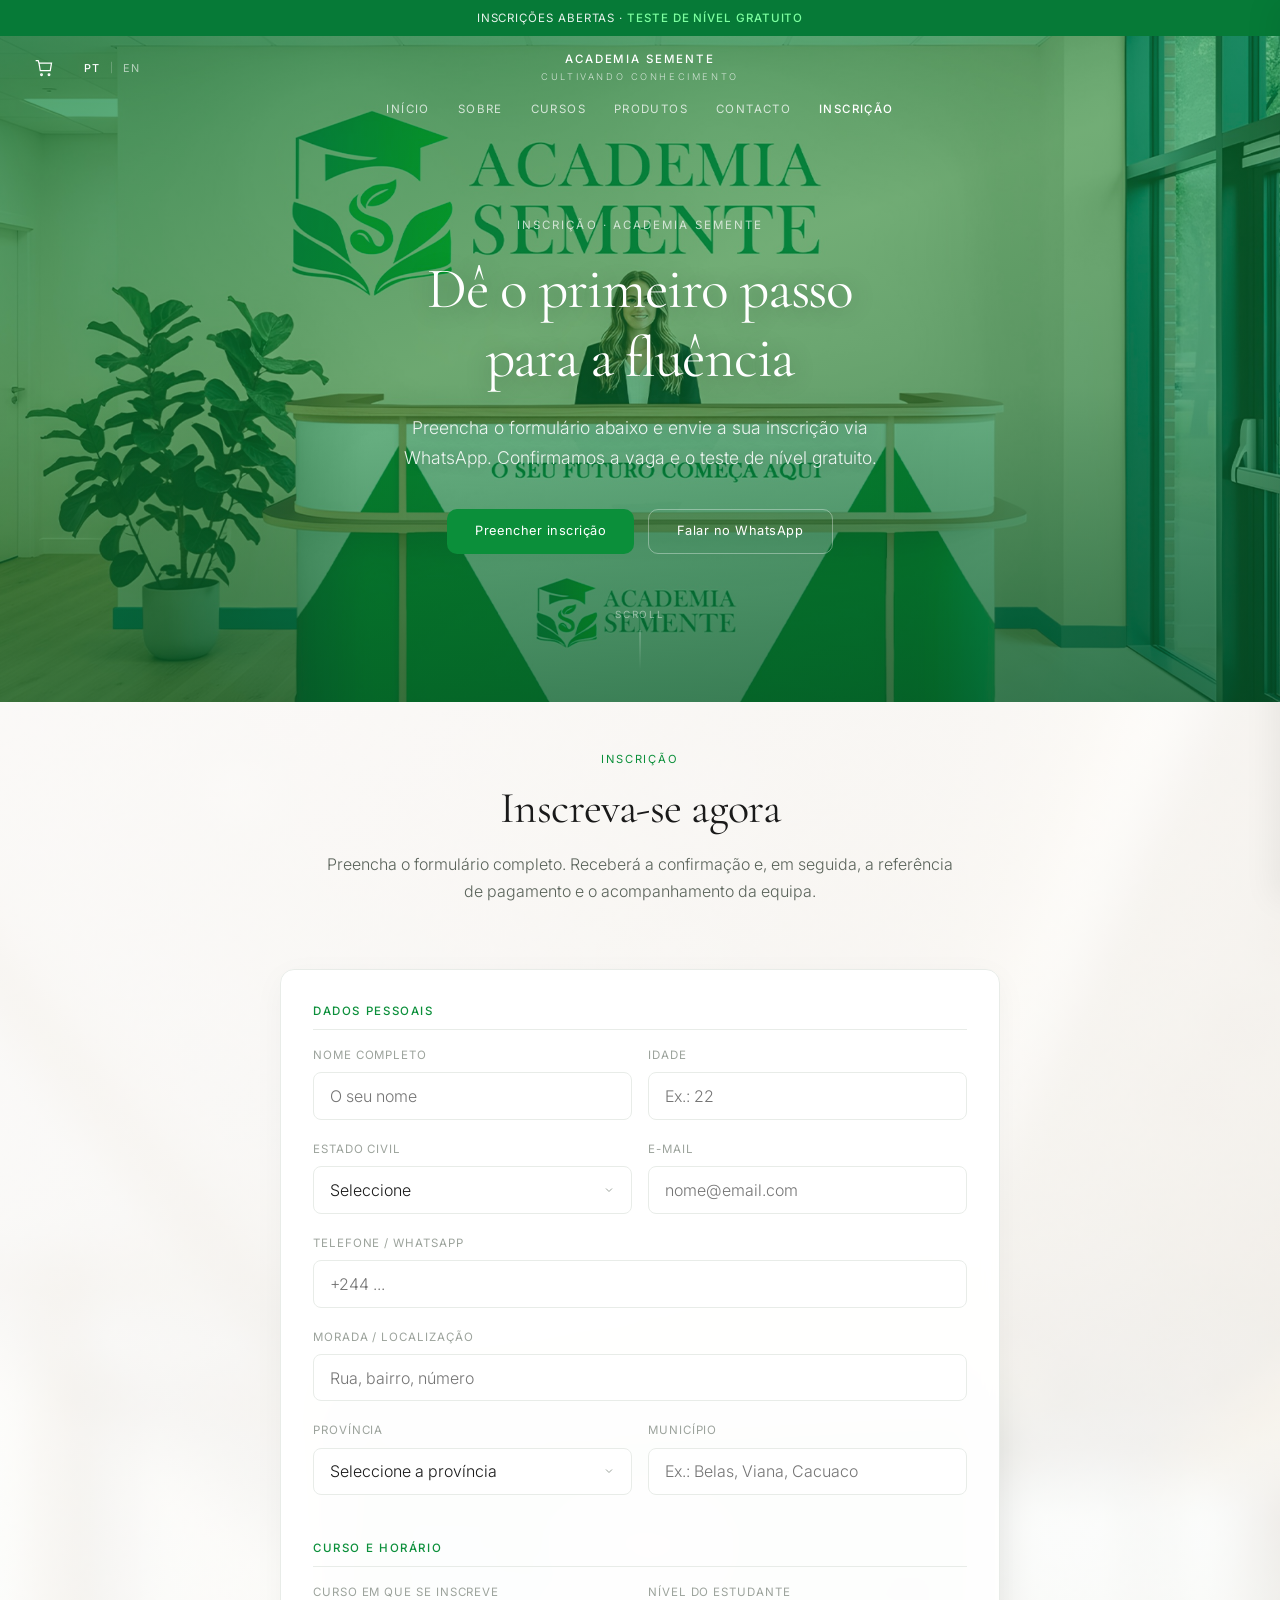
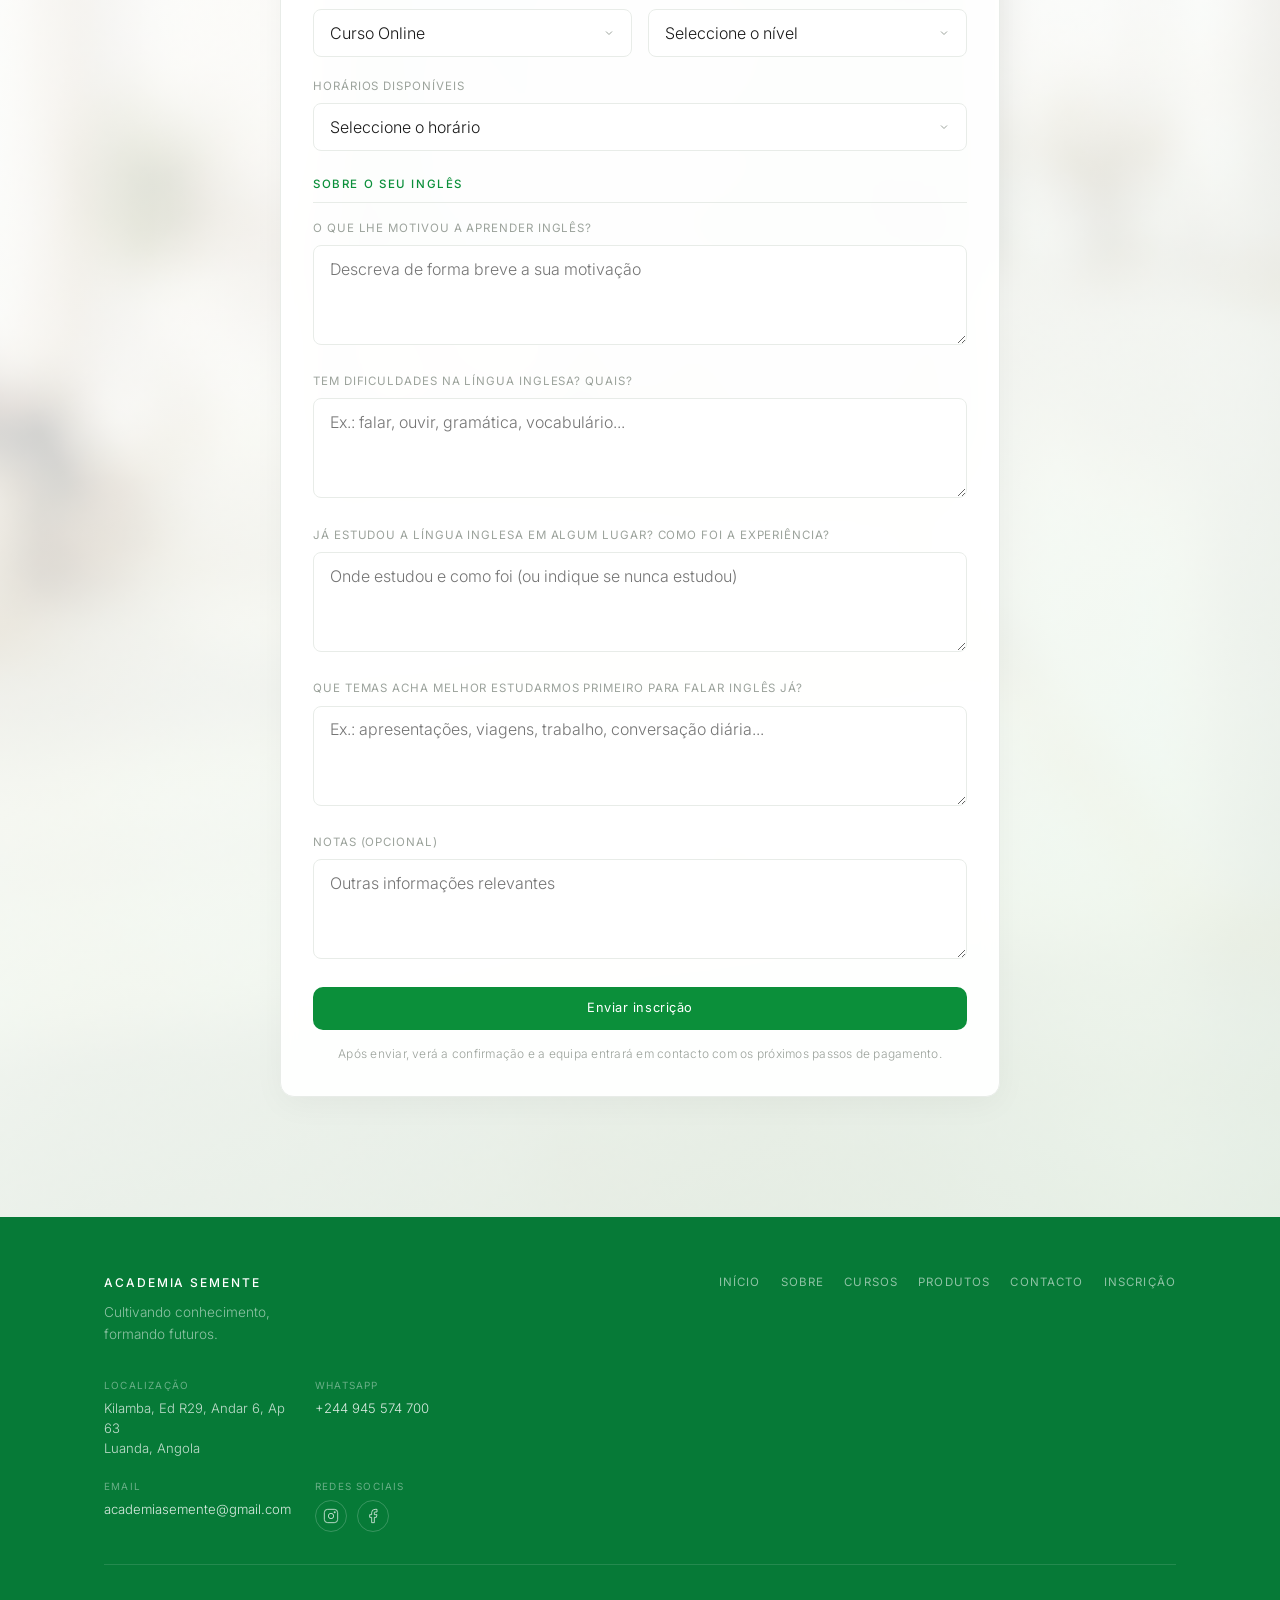
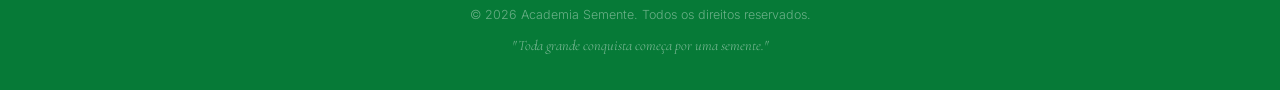
<file: academiasemente/inscricao.html>
<!DOCTYPE html>
<html lang="pt">
<head>
  <meta charset="UTF-8">
  <meta name="viewport" content="width=device-width, initial-scale=1.0">
  <meta name="description" content="Inscrição Academia Semente — cursos de inglês em Angola. Online, presencial e domiciliar.">
  <title>Inscrição | Academia Semente</title>
  <link rel="preconnect" href="https://fonts.googleapis.com">
  <link rel="preconnect" href="https://fonts.gstatic.com" crossorigin>
  <link href="https://fonts.googleapis.com/css2?family=Cormorant+Garamond:ital,wght@0,300;0,400;0,500;0,600;1,400&family=Inter:wght@300;400;500;600&display=swap" rel="stylesheet">
  <link rel="stylesheet" href="css/styles.css">
  <link rel="icon" href="data:image/svg+xml,<svg xmlns='http://www.w3.org/2000/svg' viewBox='0 0 100 100'><text y='.9em' font-size='90'>🌱</text></svg>">
</head>
<body class="page-enroll">
  <div class="announce-bar" id="announceBar">
    <a href="index.html#cursos" class="announce-link">
      <span data-i18n="announce">Inscrições abertas</span> · <span class="announce-accent" data-i18n="announceAccent">Teste de nível gratuito</span>
    </a>
  </div>

  <header class="site-header" id="siteHeader">
    <div class="header-inner">
      <button class="hamburger" id="hamburger" aria-label="Menu" aria-expanded="false">
        <span class="ham-line"></span>
        <span class="ham-line"></span>
        <span class="ham-line"></span>
      </button>
      <a href="index.html" class="brand">
        <span class="brand-name">ACADEMIA SEMENTE</span>
        <span class="brand-tagline" data-i18n="tagline">Cultivando conhecimento</span>
      </a>
      <div class="header-actions">
        <button class="cart-btn" id="cartBtn" aria-label="Carrinho">
          <svg width="20" height="20" viewBox="0 0 24 24" fill="none" stroke="currentColor" stroke-width="1.5">
            <path d="M6 6h15l-1.5 9h-12z"/>
            <circle cx="9" cy="20" r="1"/>
            <circle cx="18" cy="20" r="1"/>
            <path d="M6 6L5 3H2"/>
          </svg>
          <span class="cart-count" id="cartCount">0</span>
        </button>
        <div class="lang-toggle">
          <button class="lang-btn active" data-lang="pt" aria-label="Português">PT</button>
          <span class="lang-divider">|</span>
          <button class="lang-btn" data-lang="en" aria-label="English">EN</button>
        </div>
      </div>
    </div>
    <nav class="desktop-nav" id="desktopNav">
      <a href="index.html" data-i18n="navHome">Início</a>
      <a href="index.html#sobre" data-i18n="navAbout">Sobre</a>
      <a href="index.html#cursos" data-i18n="navCourses">Cursos</a>
      <a href="index.html#produtos" data-i18n="navProducts">Produtos</a>
      <a href="index.html#contacto" data-i18n="navContact">Contacto</a>
      <a href="inscricao.html" class="nav-active" data-i18n="navEnroll">Inscrição</a>
    </nav>
  </header>

  <div class="drawer-overlay" id="drawerOverlay"></div>
  <aside class="mobile-drawer" id="mobileDrawer" aria-hidden="true">
    <div class="drawer-header">
      <span class="drawer-brand">ACADEMIA SEMENTE</span>
      <button class="drawer-close" id="drawerClose" aria-label="Fechar">
        <svg width="20" height="20" viewBox="0 0 24 24" fill="none" stroke="currentColor" stroke-width="1.5">
          <path d="M18 6L6 18M6 6l12 12"/>
        </svg>
      </button>
    </div>
    <nav class="drawer-nav">
      <a href="index.html" data-i18n="navHome">Início</a>
      <a href="index.html#sobre" data-i18n="navAbout">Sobre</a>
      <a href="index.html#cursos" data-i18n="navCourses">Cursos</a>
      <a href="index.html#produtos" data-i18n="navProducts">Produtos</a>
      <a href="index.html#contacto" data-i18n="navContact">Contacto</a>
      <a href="inscricao.html" data-i18n="navEnroll">Inscrição</a>
    </nav>
    <div class="drawer-footer">
      <a href="https://wa.me/244945574700" target="_blank" rel="noopener" class="drawer-whatsapp">
        <svg width="16" height="16" viewBox="0 0 24 24" fill="currentColor"><path d="M17.472 14.382c-.297-.149-1.758-.867-2.03-.967-.273-.099-.471-.148-.67.15-.197.297-.767.966-.94 1.164-.173.199-.347.223-.644.075-.297-.15-1.255-.463-2.39-1.475-.883-.788-1.48-1.761-1.653-2.059-.173-.297-.018-.458.13-.606.134-.133.298-.347.446-.52.149-.174.198-.298.298-.497.099-.198.05-.371-.025-.52-.075-.149-.669-1.612-.916-2.207-.242-.579-.487-.5-.669-.51-.173-.008-.371-.01-.57-.01-.198 0-.52.074-.792.372-.272.297-1.04 1.016-1.04 2.479 0 1.462 1.065 2.875 1.213 3.074.149.198 2.096 3.2 5.077 4.487.709.306 1.262.489 1.694.625.712.227 1.36.195 1.871.118.571-.085 1.758-.719 2.006-1.413.248-.694.248-1.289.173-1.413-.074-.124-.272-.198-.57-.347z"/><path d="M12 0C5.373 0 0 5.373 0 12c0 2.625.846 5.059 2.284 7.034L.789 23.512a.5.5 0 00.605.654l4.69-1.494A11.94 11.94 0 0012 24c6.627 0 12-5.373 12-12S18.627 0 12 0zm0 22c-2.39 0-4.605-.75-6.44-2.03l-.46-.3-3.04.97.96-3.15-.32-.48A9.96 9.96 0 012 12C2 6.477 6.477 2 12 2s10 4.477 10 10-4.477 10-10 10z"/></svg>
        WhatsApp
      </a>
    </div>
  </aside>

  <main>
    <!-- ========== HERO ========== -->
    <section class="hero hero--enroll" id="inicio">
      <div class="hero-bg"></div>
      <div class="hero-overlay"></div>
      <div class="hero-inner">
        <div class="hero-content">
          <p class="hero-eyebrow" data-i18n="enrollHeroEyebrow">Inscrição · Academia Semente</p>
          <h1 class="hero-title" data-i18n="enrollHeroTitle">Dê o primeiro passo<br>para a fluência</h1>
          <p class="hero-subtitle" data-i18n="enrollHeroSubtitle">Preencha o formulário abaixo e envie a sua inscrição via WhatsApp. Confirmamos a vaga e o teste de nível gratuito.</p>
          <div class="hero-cta">
            <a href="#formulario" class="btn btn-primary" data-i18n="enrollHeroCta">Preencher inscrição</a>
            <a href="https://wa.me/244945574700?text=Olá! Gostaria de me inscrever na Academia Semente." target="_blank" rel="noopener" class="btn btn-ghost" data-i18n="heroCta2">Falar no WhatsApp</a>
          </div>
        </div>
      </div>
      <div class="hero-scroll">
        <span data-i18n="scroll">Scroll</span>
        <div class="scroll-line"></div>
      </div>
    </section>

    <section class="section inscricao page-inscricao" id="formulario">
      <div class="inscricao-bg" aria-hidden="true"></div>
      <div class="container">
        <div class="section-header">
          <p class="section-eyebrow" data-i18n="enrollEyebrow">Inscrição</p>
          <h2 class="section-title" data-i18n="enrollTitle">Inscreva-se agora</h2>
          <p class="section-desc" data-i18n="enrollDesc">Preencha o formulário completo. Receberá a confirmação e, em seguida, a referência de pagamento e o acompanhamento da equipa.</p>
        </div>

        <div class="enroll-grid">
          <form class="enroll-form enroll-form--wide" id="enrollForm">
            <p class="form-section-title" data-i18n="formSectionPersonal">Dados pessoais</p>

            <div class="form-row">
              <div class="form-group">
                <label for="name" data-i18n="formName">Nome completo *</label>
                <input type="text" id="name" name="name" required placeholder="O seu nome" data-i18n-placeholder="formNamePh" autocomplete="name">
              </div>
              <div class="form-group">
                <label for="age" data-i18n="formAge">Idade *</label>
                <input type="number" id="age" name="age" required min="5" max="99" placeholder="Ex.: 22" data-i18n-placeholder="formAgePh">
              </div>
            </div>

            <div class="form-row">
              <div class="form-group">
                <label for="marital" data-i18n="formMarital">Estado civil *</label>
                <select id="marital" name="marital" required>
                  <option value="" disabled selected data-i18n="formMaritalPh">Seleccione</option>
                  <option value="Solteiro/a" data-i18n="optSingle">Solteiro/a</option>
                  <option value="Casado/a" data-i18n="optMarried">Casado/a</option>
                  <option value="União de facto" data-i18n="optUnion">União de facto</option>
                  <option value="Divorciado/a" data-i18n="optDivorced">Divorciado/a</option>
                  <option value="Viúvo/a" data-i18n="optWidowed">Viúvo/a</option>
                  <option value="Prefiro não dizer" data-i18n="optPreferNot">Prefiro não dizer</option>
                </select>
              </div>
              <div class="form-group">
                <label for="email" data-i18n="formEmail">E-mail *</label>
                <input type="email" id="email" name="email" required placeholder="nome@email.com" data-i18n-placeholder="formEmailPh" autocomplete="email">
              </div>
            </div>

            <div class="form-group">
              <label for="phone" data-i18n="formPhone">Telefone / WhatsApp *</label>
              <input type="tel" id="phone" name="phone" required placeholder="+244 ..." data-i18n-placeholder="formPhonePh" autocomplete="tel">
            </div>

            <div class="form-group">
              <label for="address" data-i18n="formAddress">Morada / Localização *</label>
              <input type="text" id="address" name="address" required placeholder="Rua, bairro, número" data-i18n-placeholder="formAddressPh" autocomplete="street-address">
            </div>

            <div class="form-row">
              <div class="form-group">
                <label for="province" data-i18n="formProvince">Província *</label>
                <select id="province" name="province" required>
                  <option value="" disabled selected data-i18n="formProvincePh">Seleccione a província</option>
                  <option value="Bengo">Bengo</option>
                  <option value="Benguela">Benguela</option>
                  <option value="Bié">Bié</option>
                  <option value="Cabinda">Cabinda</option>
                  <option value="Cuando Cubango">Cuando Cubango</option>
                  <option value="Cuanza Norte">Cuanza Norte</option>
                  <option value="Cuanza Sul">Cuanza Sul</option>
                  <option value="Cunene">Cunene</option>
                  <option value="Huambo">Huambo</option>
                  <option value="Huíla">Huíla</option>
                  <option value="Luanda">Luanda</option>
                  <option value="Lunda Norte">Lunda Norte</option>
                  <option value="Lunda Sul">Lunda Sul</option>
                  <option value="Malanje">Malanje</option>
                  <option value="Moxico">Moxico</option>
                  <option value="Namibe">Namibe</option>
                  <option value="Uíge">Uíge</option>
                  <option value="Zaire">Zaire</option>
                </select>
              </div>
              <div class="form-group">
                <label for="municipality" data-i18n="formMunicipality">Município *</label>
                <input type="text" id="municipality" name="municipality" required placeholder="Ex.: Belas, Viana, Cacuaco" data-i18n-placeholder="formMunicipalityPh" autocomplete="address-level2">
              </div>
            </div>

            <p class="form-section-title" data-i18n="formSectionCourse">Curso e horário</p>

            <div class="form-row">
              <div class="form-group">
                <label for="interest" data-i18n="formCourse">Curso em que se inscreve *</label>
                <select id="interest" name="interest" required>
                  <option value="Online" data-i18n="optOnline">Curso Online</option>
                  <option value="Presencial" data-i18n="optPresencial">Curso Presencial</option>
                  <option value="Domiciliar" data-i18n="optDomiciliar">Curso Domiciliar</option>
                  <option value="Teste de nível" data-i18n="optLevelTest">Teste de nível gratuito</option>
                </select>
              </div>
              <div class="form-group">
                <label for="level" data-i18n="formLevel">Nível do estudante *</label>
                <select id="level" name="level" required>
                  <option value="" disabled selected data-i18n="formLevelPh">Seleccione o nível</option>
                  <option value="Iniciante" data-i18n="optBeginner">Iniciante</option>
                  <option value="Elementar" data-i18n="optElementary">Elementar</option>
                  <option value="Pré-intermédio" data-i18n="optPreInt">Pré-intermédio</option>
                  <option value="Intermédio" data-i18n="optIntermediate">Intermédio</option>
                  <option value="Avançado" data-i18n="optAdvanced">Avançado</option>
                  <option value="Não sei / quero teste de nível" data-i18n="optLevelUnknown">Não sei / quero teste de nível</option>
                </select>
              </div>
            </div>

            <div class="form-group">
              <label for="schedule" data-i18n="formSchedule">Horários disponíveis *</label>
              <select id="schedule" name="schedule" required>
                <option value="" disabled selected data-i18n="formSchedulePh">Seleccione o horário</option>
                <option value="08h - 10h (Manhã)" data-i18n="optMorning">08h - 10h · Manhã</option>
                <option value="14h - 16h (Tarde)" data-i18n="optAfternoon">14h - 16h · Tarde</option>
                <option value="Flexível / a combinar" data-i18n="optFlexible">Flexível / a combinar</option>
              </select>
            </div>

            <p class="form-section-title" data-i18n="formSectionEnglish">Sobre o seu inglês</p>

            <div class="form-group">
              <label for="motivation" data-i18n="formMotivation">O que lhe motivou a aprender inglês? *</label>
              <textarea id="motivation" name="motivation" rows="3" required placeholder="Descreva de forma breve a sua motivação" data-i18n-placeholder="formMotivationPh"></textarea>
            </div>

            <div class="form-group">
              <label for="difficulties" data-i18n="formDifficulties">Tem dificuldades na língua inglesa? Quais? *</label>
              <textarea id="difficulties" name="difficulties" rows="3" required placeholder="Ex.: falar, ouvir, gramática, vocabulário..." data-i18n-placeholder="formDifficultiesPh"></textarea>
            </div>

            <div class="form-group">
              <label for="experience" data-i18n="formExperience">Já estudou a língua inglesa em algum lugar? Como foi a experiência? *</label>
              <textarea id="experience" name="experience" rows="3" required placeholder="Onde estudou e como foi a experiência (ou indique se nunca estudou)" data-i18n-placeholder="formExperiencePh"></textarea>
            </div>

            <div class="form-group">
              <label for="topics" data-i18n="formTopics">Na sua opinião, que temas acha melhor estudarmos primeiro para falar inglês já? *</label>
              <textarea id="topics" name="topics" rows="3" required placeholder="Ex.: apresentações, viagens, trabalho, conversação diária..." data-i18n-placeholder="formTopicsPh"></textarea>
            </div>

            <div class="form-group">
              <label for="message" data-i18n="formNotes">Notas (opcional)</label>
              <textarea id="message" name="message" rows="2" placeholder="Outras informações relevantes" data-i18n-placeholder="formNotesPh"></textarea>
            </div>

            <button type="submit" class="btn btn-primary btn-full" data-i18n="formEnrollSubmit">Enviar inscrição</button>
            <p class="form-hint" data-i18n="formHint">Após enviar, verá a confirmação e a equipa entrará em contacto com os próximos passos de pagamento.</p>
          </form>

          <!-- Post-enrolment confirmation -->
          <div class="enroll-success" id="enrollSuccess" hidden>
            <div class="enroll-success-icon" aria-hidden="true">
              <svg width="40" height="40" viewBox="0 0 24 24" fill="none" stroke="currentColor" stroke-width="1.5">
                <circle cx="12" cy="12" r="10"/>
                <path d="M8 12.5l2.5 2.5L16 9"/>
              </svg>
            </div>
            <p class="enroll-success-eyebrow" data-i18n="successEyebrow">Inscrição recebida</p>
            <h2 class="enroll-success-title"><span data-i18n="successTitle">Obrigado,</span> <span id="successName"></span></h2>
            <p class="enroll-success-text" data-i18n="successText">A sua inscrição foi registada com sucesso. Em breve enviaremos a <strong>referência de pagamento</strong> e o recibo por WhatsApp ou e-mail.</p>

            <ol class="enroll-success-steps">
              <li data-i18n="successStep1">Confirmamos os seus dados e a modalidade do curso</li>
              <li data-i18n="successStep2">Enviamos a referência Multicaixa / instruções de pagamento</li>
              <li data-i18n="successStep3">Após o pagamento, confirmamos a vaga e o teste de nível</li>
            </ol>

            <div class="enroll-success-actions">
              <a href="https://wa.me/244945574700" target="_blank" rel="noopener" class="btn btn-primary" data-i18n="successWhatsApp">Falar no WhatsApp</a>
              <a href="index.html" class="btn btn-outline" data-i18n="successHome">Voltar ao início</a>
            </div>
            <p class="form-hint" data-i18n="successHint">Guarde o seu contacto activo — a equipa Academia Semente responderá em breve.</p>
          </div>
        </div>
      </div>
    </section>
  </main>

  <footer class="site-footer">
    <div class="container">
      <div class="footer-top">
        <div class="footer-brand">
          <span class="footer-name">ACADEMIA SEMENTE</span>
          <p data-i18n="footerTag">Cultivando conhecimento, formando futuros.</p>
        </div>
        <div class="footer-links">
          <a href="index.html" data-i18n="navHome">Início</a>
          <a href="index.html#sobre" data-i18n="navAbout">Sobre</a>
          <a href="index.html#cursos" data-i18n="navCourses">Cursos</a>
          <a href="index.html#produtos" data-i18n="navProducts">Produtos</a>
          <a href="index.html#contacto" data-i18n="navContact">Contacto</a>
          <a href="inscricao.html" data-i18n="navEnroll">Inscrição</a>
        </div>
        <div class="footer-contact">
          <div class="footer-contact-item">
            <span class="footer-contact-label" data-i18n="locationLabel">Localização</span>
            <p>Kilamba, Ed R29, Andar 6, Ap 63<br>Luanda, Angola</p>
          </div>
          <div class="footer-contact-item">
            <span class="footer-contact-label" data-i18n="phoneLabel">WhatsApp</span>
            <p><a href="https://wa.me/244945574700">+244 945 574 700</a></p>
          </div>
          <div class="footer-contact-item">
            <span class="footer-contact-label" data-i18n="emailLabel">Email</span>
            <p><a href="mailto:academiasemente@gmail.com">academiasemente@gmail.com</a></p>
          </div>
          <div class="footer-contact-item">
            <span class="footer-contact-label" data-i18n="socialLabel">Redes sociais</span>
            <div class="footer-social">
              <a href="https://www.instagram.com/academiasemente" target="_blank" rel="noopener" aria-label="Instagram">
                <svg width="16" height="16" viewBox="0 0 24 24" fill="none" stroke="currentColor" stroke-width="1.5"><rect x="2" y="2" width="20" height="20" rx="5"/><circle cx="12" cy="12" r="4"/><circle cx="17.5" cy="6.5" r="1.5" fill="currentColor" stroke="none"/></svg>
              </a>
              <a href="https://www.facebook.com/profile.php?id=61584786747541" target="_blank" rel="noopener" aria-label="Facebook">
                <svg width="16" height="16" viewBox="0 0 24 24" fill="none" stroke="currentColor" stroke-width="1.5"><path d="M18 2h-3a5 5 0 00-5 5v3H7v4h3v8h4v-8h3l1-4h-4V7a1 1 0 011-1h3z"/></svg>
              </a>
            </div>
          </div>
        </div>
      </div>
      <div class="footer-bottom">
        <p>© <span id="year"></span> Academia Semente. <span data-i18n="rights">Todos os direitos reservados.</span></p>
        <p class="footer-motto">"Toda grande conquista começa por uma semente."</p>
      </div>
    </div>
  </footer>

  <div class="cart-overlay" id="cartOverlay"></div>
  <aside class="cart-drawer" id="cartDrawer" aria-hidden="true">
    <div class="cart-header">
      <h3 data-i18n="cartTitle">Carrinho</h3>
      <button class="cart-close" id="cartClose" aria-label="Fechar">
        <svg width="20" height="20" viewBox="0 0 24 24" fill="none" stroke="currentColor" stroke-width="1.5">
          <path d="M18 6L6 18M6 6l12 12"/>
        </svg>
      </button>
    </div>
    <div class="cart-body" id="cartBody">
      <p class="cart-empty" data-i18n="cartEmpty">O seu carrinho está vazio.</p>
    </div>
    <div class="cart-footer" id="cartFooter" hidden>
      <div class="cart-total-row">
        <span data-i18n="cartTotal">Total</span>
        <strong id="cartTotal">0 Kz</strong>
      </div>
      <button type="button" class="btn btn-outline btn-full cart-clear" id="cartClear" data-i18n="cartClear">Limpar tudo</button>
      <button type="button" class="btn btn-primary btn-full" id="cartCheckout" data-i18n="cartCheckout">Finalizar compra</button>
    </div>
  </aside>

  <script src="js/main.js"></script>
</body>
</html>
</file>
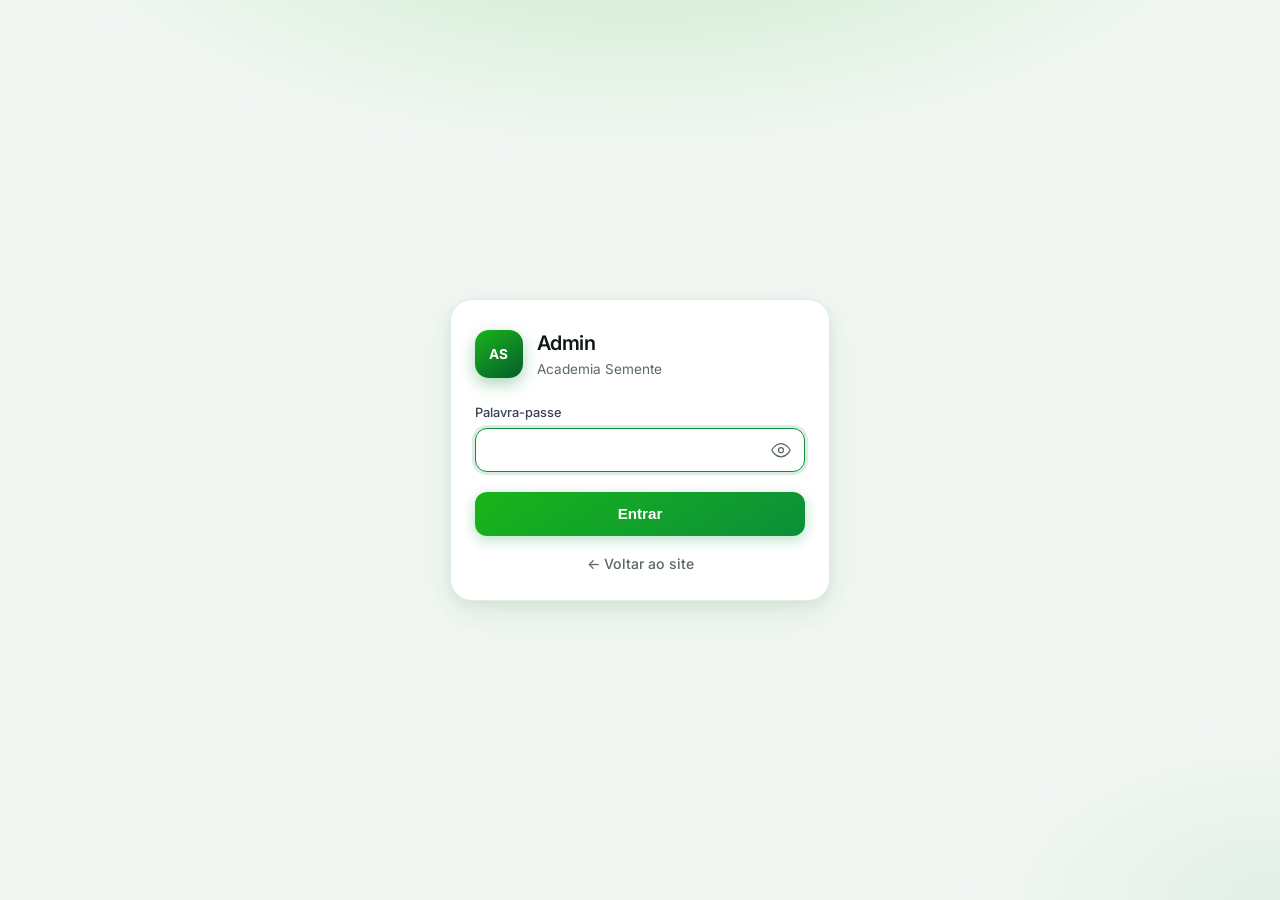
<file: academiasemente/site/admin.html>
<!DOCTYPE html>
<html lang="pt">
<head>
  <meta charset="UTF-8">
  <meta name="viewport" content="width=device-width, initial-scale=1.0, viewport-fit=cover">
  <meta name="theme-color" content="#0f1419">
  <title>Admin | Academia Semente</title>
  <link rel="preconnect" href="https://fonts.googleapis.com">
  <link rel="preconnect" href="https://fonts.gstatic.com" crossorigin>
  <link href="https://fonts.googleapis.com/css2?family=Inter:wght@400;500;600;700&display=swap" rel="stylesheet">
  <link rel="stylesheet" href="css/admin.css">
  <link rel="icon" href="data:image/svg+xml,<svg xmlns='http://www.w3.org/2000/svg' viewBox='0 0 100 100'><text y='.9em' font-size='90'>🌱</text></svg>">
</head>
<body>
  <!-- LOGIN -->
  <div id="loginView" class="login-view">
    <form id="adminLoginForm" class="login-card">
      <div class="login-brand">
        <span class="login-mark" aria-hidden="true">AS</span>
        <div>
          <h1>Admin</h1>
          <p>Academia Semente</p>
        </div>
      </div>
      <label>
        <span>Palavra-passe</span>
        <div class="password-field">
          <input type="password" name="password" id="adminPassword" required autocomplete="current-password" autofocus>
          <button type="button" class="toggle-password" id="toggleAdminPassword" aria-label="Mostrar palavra-passe" title="Mostrar / ocultar">
            <svg class="icon-eye" width="20" height="20" viewBox="0 0 24 24" fill="none" stroke="currentColor" stroke-width="1.5" stroke-linecap="round" stroke-linejoin="round" aria-hidden="true">
              <path d="M1 12s4-8 11-8 11 8 11 8-4 8-11 8-11-8-11-8z"/>
              <circle cx="12" cy="12" r="3"/>
            </svg>
            <svg class="icon-eye-off" width="20" height="20" viewBox="0 0 24 24" fill="none" stroke="currentColor" stroke-width="1.5" stroke-linecap="round" stroke-linejoin="round" aria-hidden="true" hidden>
              <path d="M17.94 17.94A10.07 10.07 0 0 1 12 20c-7 0-11-8-11-8a18.45 18.45 0 0 1 5.06-5.94M9.9 4.24A9.12 9.12 0 0 1 12 4c7 0 11 8 11 8a18.5 18.5 0 0 1-2.16 3.19m-6.72-1.07a3 3 0 1 1-4.24-4.24"/>
              <line x1="1" y1="1" x2="23" y2="23"/>
            </svg>
          </button>
        </div>
      </label>
      <p class="error" id="loginError" hidden></p>
      <button type="submit">Entrar</button>
      <a href="index.html" class="login-site-link">← Voltar ao site</a>
    </form>
  </div>

  <!-- APP -->
  <div id="appView" class="app-view" hidden>
    <aside class="app-sidebar" aria-label="Navegação">
      <div class="sidebar-brand">
        <span class="brand-mark" aria-hidden="true">AS</span>
        <div class="brand-text">
          <strong>Admin</strong>
          <span>Academia Semente</span>
        </div>
      </div>
      <nav class="sidebar-nav">
        <button type="button" class="nav-btn active" data-panel="students">
          <svg width="20" height="20" viewBox="0 0 24 24" fill="none" stroke="currentColor" stroke-width="1.75" aria-hidden="true"><path d="M17 21v-2a4 4 0 0 0-4-4H5a4 4 0 0 0-4 4v2"/><circle cx="9" cy="7" r="4"/><path d="M23 21v-2a4 4 0 0 0-3-3.87"/><path d="M16 3.13a4 4 0 0 1 0 7.75"/></svg>
          <span>Alunos</span>
          <span class="nav-count" data-count="students_pending" hidden></span>
        </button>
        <button type="button" class="nav-btn" data-panel="enrollments">
          <svg width="20" height="20" viewBox="0 0 24 24" fill="none" stroke="currentColor" stroke-width="1.75" aria-hidden="true"><path d="M14 2H6a2 2 0 0 0-2 2v16a2 2 0 0 0 2 2h12a2 2 0 0 0 2-2V8z"/><polyline points="14 2 14 8 20 8"/><line x1="16" y1="13" x2="8" y2="13"/><line x1="16" y1="17" x2="8" y2="17"/></svg>
          <span>Inscrições</span>
          <span class="nav-count" data-count="enrollments_pending" hidden></span>
        </button>
        <button type="button" class="nav-btn" data-panel="orders">
          <svg width="20" height="20" viewBox="0 0 24 24" fill="none" stroke="currentColor" stroke-width="1.75" aria-hidden="true"><circle cx="9" cy="21" r="1"/><circle cx="20" cy="21" r="1"/><path d="M1 1h4l2.68 13.39a2 2 0 0 0 2 1.61h9.72a2 2 0 0 0 2-1.61L23 6H6"/></svg>
          <span>Encomendas</span>
          <span class="nav-count" data-count="orders_pending" hidden></span>
        </button>
        <button type="button" class="nav-btn" data-panel="messages">
          <svg width="20" height="20" viewBox="0 0 24 24" fill="none" stroke="currentColor" stroke-width="1.75" aria-hidden="true"><path d="M21 15a2 2 0 0 1-2 2H7l-4 4V5a2 2 0 0 1 2-2h14a2 2 0 0 1 2 2z"/></svg>
          <span>Mensagens</span>
          <span class="nav-count" data-count="messages_new" hidden></span>
        </button>
        <button type="button" class="nav-btn" data-panel="courses">
          <svg width="20" height="20" viewBox="0 0 24 24" fill="none" stroke="currentColor" stroke-width="1.75" aria-hidden="true"><polygon points="23 7 16 12 23 17 23 7"/><rect x="1" y="5" width="15" height="14" rx="2" ry="2"/></svg>
          <span>Cursos</span>
        </button>
        <button type="button" class="nav-btn" data-panel="website">
          <svg width="20" height="20" viewBox="0 0 24 24" fill="none" stroke="currentColor" stroke-width="1.75" aria-hidden="true"><rect x="3" y="3" width="18" height="18" rx="2"/><path d="M3 9h18M9 21V9"/></svg>
          <span>Website</span>
        </button>
        <button type="button" class="nav-btn" data-panel="notify">
          <svg width="20" height="20" viewBox="0 0 24 24" fill="none" stroke="currentColor" stroke-width="1.75" aria-hidden="true"><path d="M18 8A6 6 0 0 0 6 8c0 7-3 9-3 9h18s-3-2-3-9"/><path d="M13.73 21a2 2 0 0 1-3.46 0"/></svg>
          <span>Avisos</span>
        </button>
        <button type="button" class="nav-btn" data-panel="guide">
          <svg width="20" height="20" viewBox="0 0 24 24" fill="none" stroke="currentColor" stroke-width="1.75" aria-hidden="true"><circle cx="12" cy="12" r="10"/><path d="M9.09 9a3 3 0 0 1 5.83 1c0 2-3 3-3 3"/><line x1="12" y1="17" x2="12.01" y2="17"/></svg>
          <span>Guia</span>
        </button>
      </nav>
      <div class="sidebar-footer">
        <button type="button" id="adminLogout" class="btn-logout">
          <svg width="18" height="18" viewBox="0 0 24 24" fill="none" stroke="currentColor" stroke-width="1.75" aria-hidden="true"><path d="M9 21H5a2 2 0 0 1-2-2V5a2 2 0 0 1 2-2h4"/><polyline points="16 17 21 12 16 7"/><line x1="21" y1="12" x2="9" y2="12"/></svg>
          Sair
        </button>
      </div>
    </aside>

    <div class="app-body">
      <header class="app-topbar">
        <div class="topbar-left">
          <h1 class="page-title" id="pageTitle">Alunos</h1>
        </div>
        <div class="topbar-right">
          <span class="online-pill" id="studentsOnlineBadge" title="Alunos com actividade nos últimos 10 minutos" hidden>
            <span class="online-dot" aria-hidden="true"></span>
            <span id="studentsOnlineText">0 online</span>
          </span>
          <span class="topbar-badge">Staff</span>
          <button type="button" id="adminLogoutMobile" class="btn-text topbar-logout">Sair</button>
        </div>
      </header>

      <main class="admin-main">
        <!-- Students -->
        <section id="panel-students" class="panel">
          <div class="panel-head">
            <div class="panel-head-text">
              <p class="panel-eyebrow">Gestão</p>
              <h2>Alunos</h2>
            </div>
            <button type="button" class="btn btn-outline" id="refreshStudents">Actualizar</button>
          </div>
          <div class="students-toolbar toolbar">
            <input type="search" id="studentSearch" placeholder="Pesquisar nome ou email…" autocomplete="off">
            <select id="studentStatusFilter">
              <option value="">Todos os estados</option>
              <option value="pending">Pendente</option>
              <option value="active">Activo</option>
              <option value="suspended">Suspenso</option>
              <option value="online">Online agora</option>
            </select>
            <button type="button" class="btn btn-sm btn-danger" id="bulkDeleteProbes" title="Apaga contas de teste (email com test.com / example.com / probe)">Limpar probes</button>
          </div>
          <p class="muted count-line" id="studentsCount"></p>
          <p class="online-line" id="studentsOnlineLine" hidden></p>
          <div id="studentsTable" class="table-wrap">
            <p class="muted">A carregar…</p>
          </div>
        </section>

        <!-- Enrolments -->
        <section id="panel-enrollments" class="panel" hidden>
          <div class="panel-head">
            <div class="panel-head-text">
              <p class="panel-eyebrow">Pedidos</p>
              <h2>Inscrições</h2>
            </div>
            <button type="button" class="btn btn-outline" id="refreshEnrollments">Actualizar</button>
          </div>
          <div class="students-toolbar toolbar">
            <input type="search" id="enrollmentSearch" placeholder="Pesquisar nome, email, telefone…" autocomplete="off">
            <select id="enrollmentStatusFilter">
              <option value="pending">Pendentes</option>
              <option value="done">Concluídas</option>
              <option value="">Todas</option>
            </select>
          </div>
          <p class="muted count-line" id="enrollmentsCount"></p>
          <div id="enrollmentsList" class="enrollments-list">
            <p class="muted">A carregar…</p>
          </div>
        </section>

        <!-- Orders -->
        <section id="panel-orders" class="panel" hidden>
          <div class="panel-head">
            <div class="panel-head-text">
              <p class="panel-eyebrow">Loja</p>
              <h2>Encomendas</h2>
            </div>
            <button type="button" class="btn btn-outline" id="refreshOrders">Actualizar</button>
          </div>
          <div class="students-toolbar toolbar">
            <input type="search" id="orderSearch" placeholder="Pesquisar nome, email, telefone…" autocomplete="off">
            <select id="orderStatusFilter">
              <option value="pending">Pendentes</option>
              <option value="done">Concluídas</option>
              <option value="">Todas</option>
            </select>
          </div>
          <p class="muted count-line" id="ordersCount"></p>
          <div id="ordersList" class="enrollments-list">
            <p class="muted">A carregar…</p>
          </div>
        </section>

        
        <!-- Contact messages -->
        <section id="panel-messages" class="panel" hidden>
          <div class="panel-head">
            <div class="panel-head-text">
              <p class="panel-eyebrow">Contacto</p>
              <h2>Mensagens</h2>
            </div>
            <button type="button" class="btn btn-outline" id="refreshMessages">Actualizar</button>
          </div>
          <div class="students-toolbar toolbar">
            <input type="search" id="messageSearch" placeholder="Pesquisar nome, email, mensagem…" autocomplete="off">
            <select id="messageStatusFilter">
              <option value="new">Novas</option>
              <option value="read">Lidas</option>
              <option value="done">Concluídas</option>
              <option value="">Todas</option>
            </select>
          </div>
          <p class="muted count-line" id="messagesCount"></p>
          <div id="messagesList" class="enrollments-list">
            <p class="muted">A carregar…</p>
          </div>
        </section>

<!-- Courses -->
        <section id="panel-courses" class="panel" hidden>
          <div class="panel-head">
            <div class="panel-head-text">
              <p class="panel-eyebrow">Conteúdo</p>
              <h2>Cursos &amp; Vídeos</h2>
            </div>
            <button type="button" class="btn btn-outline" id="refreshCourses">Actualizar</button>
          </div>
          <div id="coursesAdmin" class="courses-admin">
            <p class="muted">A carregar…</p>
          </div>

          <div class="form-section">
            <h3 id="courseFormTitle">Novo curso</h3>
            <form id="courseForm" class="form-grid">
              <input type="hidden" name="id" id="courseIdField" value="">
              <label>Título (PT) <input name="title_pt" required placeholder="Ex.: Inglês A1"></label>
              <label>Título (EN) <input name="title_en" placeholder="Optional"></label>
              <label>Descrição (PT) <textarea name="description_pt" rows="2" placeholder="Breve descrição do curso"></textarea></label>
              <label>Capa do curso (imagem)
                <input type="file" name="cover_file" id="courseCoverFile" accept="image/jpeg,image/png,image/webp,image/gif">
              </label>
              <label>Cover URL <span class="field-optional">(opcional — preenchido após upload)</span>
                <input name="cover_url" id="courseCoverUrl" placeholder="https://…" inputmode="url">
              </label>
              <p class="hint" id="coverUploadStatus" hidden></p>
              <div class="form-actions">
                <button type="submit" class="btn" id="courseSubmitBtn">Guardar curso</button>
                <button type="button" class="btn btn-outline" id="courseCancelEdit" hidden>Cancelar edição</button>
              </div>
            </form>
          </div>

          <div class="form-section">
            <h3 id="videoFormTitle">Novo vídeo</h3>
            <form id="videoForm" class="form-grid">
              <input type="hidden" name="id" id="videoIdField" value="">
              <label>Curso
                <select name="course_id" id="videoCourseSelect" required>
                  <option value="">— escolha um curso —</option>
                </select>
              </label>
              <label>Título (PT) <input name="title_pt" required placeholder="Ex.: Aula 01 — Introdução"></label>
              <label>Ficheiro de vídeo (upload Cloudinary)
                <input type="file" name="video_file" id="videoFileInput" accept="video/*">
              </label>
              <label>Cloudinary public_id
                <input name="cloudinary_public_id" id="videoPublicId" placeholder="Preenchido após upload, ou cole manualmente">
              </label>
              <label>Duração (segundos, opcional — auto no upload)
                <input name="duration_seconds" type="number" inputmode="numeric" placeholder="Auto após upload">
              </label>
              <p class="hint" id="uploadStatus" hidden></p>
              <div class="form-actions">
                <button type="submit" class="btn" id="videoSubmitBtn">Guardar vídeo</button>
                <button type="button" class="btn btn-outline" id="videoCancelEdit" hidden>Cancelar edição</button>
              </div>
            </form>
            <p class="hint">Pode fazer <strong>upload directo</strong> do ficheiro (tipo authenticated no Cloudinary) ou colar um public_id já existente.</p>
          </div>
        </section>

        <!-- Notifications -->
        <section id="panel-notify" class="panel" hidden>
          <div class="panel-head">
            <div class="panel-head-text">
              <p class="panel-eyebrow">Comunicação</p>
              <h2>Avisos aos alunos</h2>
            </div>
          </div>
          <div class="form-section">
            <h3>Enviar a um aluno</h3>
            <form id="notifyOneForm" class="form-grid">
              <label>Aluno
                <select id="notifyUserSelect" required>
                  <option value="">— escolha —</option>
                </select>
              </label>
              <label>Título <input name="title" id="notifyOneTitle" required placeholder="Ex.: Lembrete de aula"></label>
              <label>Mensagem <textarea name="body" id="notifyOneBody" rows="3" placeholder="Texto do aviso"></textarea></label>
              <div class="form-actions">
                <button type="submit" class="btn">Enviar aviso</button>
              </div>
              <p class="hint" id="notifyOneStatus" hidden></p>
            </form>
          </div>
          <div class="form-section">
            <h3>Broadcast (todos os activos)</h3>
            <form id="notifyBroadcastForm" class="form-grid">
              <label>Título <input name="title" id="notifyBcTitle" required placeholder="Ex.: Feriado / horário"></label>
              <label>Mensagem <textarea name="body" id="notifyBcBody" rows="3" placeholder="Mensagem para todos os alunos activos"></textarea></label>
              <div class="form-actions">
                <button type="submit" class="btn btn-outline">Enviar a todos os activos</button>
              </div>
              <p class="hint" id="notifyBcStatus" hidden></p>
            </form>
          </div>
        </section>

        <!-- Website CMS -->
        <section id="panel-website" class="panel" hidden>
          <div class="panel-head">
            <div class="panel-head-text">
              <p class="panel-eyebrow">Conteúdo público</p>
              <h2>Website</h2>
            </div>
            <p class="hint" id="websiteStatus" hidden></p>
          </div>

          <div class="site-tabs" id="siteTabs" role="tablist">
            <button type="button" class="site-tab active" data-site-sec="hero">Hero</button>
            <button type="button" class="site-tab" data-site-sec="announce">Barra</button>
            <button type="button" class="site-tab" data-site-sec="about">Sobre</button>
            <button type="button" class="site-tab" data-site-sec="courses">Cursos</button>
            <button type="button" class="site-tab" data-site-sec="products">Produtos</button>
            <button type="button" class="site-tab" data-site-sec="diff">Diferenciais</button>
            <button type="button" class="site-tab" data-site-sec="contact">Contacto</button>
          </div>

          <div id="siteEditor" class="site-editor">
            <p class="hint">A carregar conteúdo…</p>
          </div>
        </section>

        <!-- Guide -->
        <section id="panel-guide" class="panel" hidden>
          <div class="panel-head">
            <div class="panel-head-text">
              <p class="panel-eyebrow">Ajuda</p>
              <h2>Guia rápido</h2>
            </div>
          </div>
          <div class="guide-card">
            <ol class="guide-list">
              <li><strong>Alunos</strong> — criam conta em /conta (Google ou email). Estado inicial: <em>pending</em>.</li>
              <li>Crie um <strong>Curso</strong> e adicione <strong>Vídeos</strong> (upload de ficheiro ou public_id).</li>
              <li>Em Alunos, clique <strong>Atribuir curso</strong>. O estado passa a <em>active</em>.</li>
              <li>Use <strong>Revogar</strong> para retirar o acesso a um curso.</li>
              <li><strong>Editar / Eliminar</strong> — soft-delete esconde o curso ou vídeo dos alunos (não apaga os ficheiros de vídeo).</li>
              <li>O aluno vê os vídeos no dashboard; o sistema gera links assinados temporários.</li>
              <li><strong>Website</strong> — textos PT/EN, preços, produtos, imagens (Cloudinary) e contacto.</li>
              <li><strong>Mensagens</strong> — pedidos do formulário de contacto do site (marcar como lida / concluída).</li>
              <li><strong>Avisos</strong> — envie notificações a um aluno ou a todos os activos.</li>
              <li><strong>Certificados</strong> — emitidos automaticamente quando o aluno conclui 100% dos vídeos.</li>
            </ol>
            <p class="hint">Se algo falhar → contacte o programador. Não partilhe a palavra-passe de admin.</p>
          </div>
        </section>
      </main>
    </div>

    <!-- Mobile bottom tab bar -->
    <nav class="bottom-nav" aria-label="Navegação principal">
      <button type="button" class="nav-btn active" data-panel="students">
        <svg width="22" height="22" viewBox="0 0 24 24" fill="none" stroke="currentColor" stroke-width="1.75" aria-hidden="true"><path d="M17 21v-2a4 4 0 0 0-4-4H5a4 4 0 0 0-4 4v2"/><circle cx="9" cy="7" r="4"/><path d="M23 21v-2a4 4 0 0 0-3-3.87"/><path d="M16 3.13a4 4 0 0 1 0 7.75"/></svg>
        <span>Alunos</span>
        <span class="nav-dot" data-count="students_pending" hidden></span>
      </button>
      <button type="button" class="nav-btn" data-panel="enrollments">
        <svg width="22" height="22" viewBox="0 0 24 24" fill="none" stroke="currentColor" stroke-width="1.75" aria-hidden="true"><path d="M14 2H6a2 2 0 0 0-2 2v16a2 2 0 0 0 2 2h12a2 2 0 0 0 2-2V8z"/><polyline points="14 2 14 8 20 8"/><line x1="16" y1="13" x2="8" y2="13"/><line x1="16" y1="17" x2="8" y2="17"/></svg>
        <span>Inscrições</span>
        <span class="nav-dot" data-count="enrollments_pending" hidden></span>
      </button>
      <button type="button" class="nav-btn" data-panel="orders">
        <svg width="22" height="22" viewBox="0 0 24 24" fill="none" stroke="currentColor" stroke-width="1.75" aria-hidden="true"><circle cx="9" cy="21" r="1"/><circle cx="20" cy="21" r="1"/><path d="M1 1h4l2.68 13.39a2 2 0 0 0 2 1.61h9.72a2 2 0 0 0 2-1.61L23 6H6"/></svg>
        <span>Loja</span>
        <span class="nav-dot" data-count="orders_pending" hidden></span>
      </button>
      <button type="button" class="nav-btn" data-panel="courses">
        <svg width="22" height="22" viewBox="0 0 24 24" fill="none" stroke="currentColor" stroke-width="1.75" aria-hidden="true"><polygon points="23 7 16 12 23 17 23 7"/><rect x="1" y="5" width="15" height="14" rx="2" ry="2"/></svg>
        <span>Cursos</span>
      </button>
      <button type="button" class="nav-btn" data-panel="website">
        <svg width="22" height="22" viewBox="0 0 24 24" fill="none" stroke="currentColor" stroke-width="1.75" aria-hidden="true"><rect x="3" y="3" width="18" height="18" rx="2"/><path d="M3 9h18M9 21V9"/></svg>
        <span>Site</span>
      </button>
      <button type="button" class="nav-btn" data-panel="notify">
        <svg width="22" height="22" viewBox="0 0 24 24" fill="none" stroke="currentColor" stroke-width="1.75" aria-hidden="true"><path d="M18 8A6 6 0 0 0 6 8c0 7-3 9-3 9h18s-3-2-3-9"/><path d="M13.73 21a2 2 0 0 1-3.46 0"/></svg>
        <span>Avisos</span>
      </button>
      <button type="button" class="nav-btn" data-panel="guide">
        <svg width="22" height="22" viewBox="0 0 24 24" fill="none" stroke="currentColor" stroke-width="1.75" aria-hidden="true"><circle cx="12" cy="12" r="10"/><path d="M9.09 9a3 3 0 0 1 5.83 1c0 2-3 3-3 3"/><line x1="12" y1="17" x2="12.01" y2="17"/></svg>
        <span>Guia</span>
      </button>
    </nav>
  </div>

  <!-- Grant modal -->
  <div id="grantModal" class="modal" hidden>
    <div class="modal-card">
      <h3>Atribuir curso</h3>
      <p id="grantStudentLabel"></p>
      <label>Curso
        <select id="grantCourseSelect"></select>
      </label>
      <div class="modal-actions">
        <button type="button" class="btn-text" id="grantCancel">Cancelar</button>
        <button type="button" class="btn" id="grantConfirm">Atribuir</button>
      </div>
    </div>
  </div>

  <!-- Revoke modal -->
  <div id="revokeModal" class="modal" hidden>
    <div class="modal-card">
      <h3>Revogar curso</h3>
      <p id="revokeStudentLabel"></p>
      <label>Curso activo
        <select id="revokeCourseSelect"></select>
      </label>
      <div class="modal-actions">
        <button type="button" class="btn-text" id="revokeCancel">Cancelar</button>
        <button type="button" class="btn btn-danger" id="revokeConfirm">Revogar</button>
      </div>
    </div>
  </div>

  <!-- Edit student modal -->
  <div id="editStudentModal" class="modal" hidden>
    <div class="modal-card">
      <h3>Editar aluno</h3>
      <p id="editStudentEmail" class="muted"></p>
      <form id="editStudentForm" class="form-grid" style="max-width:none;margin-top:1rem">
        <input type="hidden" name="id" id="editStudentId">
        <label>Nome <input name="name" id="editStudentName" placeholder="Nome"></label>
        <label>Telefone <input name="phone" id="editStudentPhone" placeholder="+244 …" inputmode="tel"></label>
        <label>Estado
          <select name="status" id="editStudentStatus">
            <option value="pending">Pendente</option>
            <option value="active">Activo</option>
            <option value="suspended">Suspenso</option>
          </select>
        </label>
        <div id="editStudentHistory" class="student-history muted"></div>
        <div class="modal-actions" style="margin-top:0.5rem">
          <button type="button" class="btn-text" id="editStudentCancel">Cancelar</button>
          <button type="submit" class="btn">Guardar</button>
        </div>
      </form>
    </div>
  </div>

  <script src="js/config.js"></script>
  <script src="js/admin.js"></script>
</body>
</html>
</file>
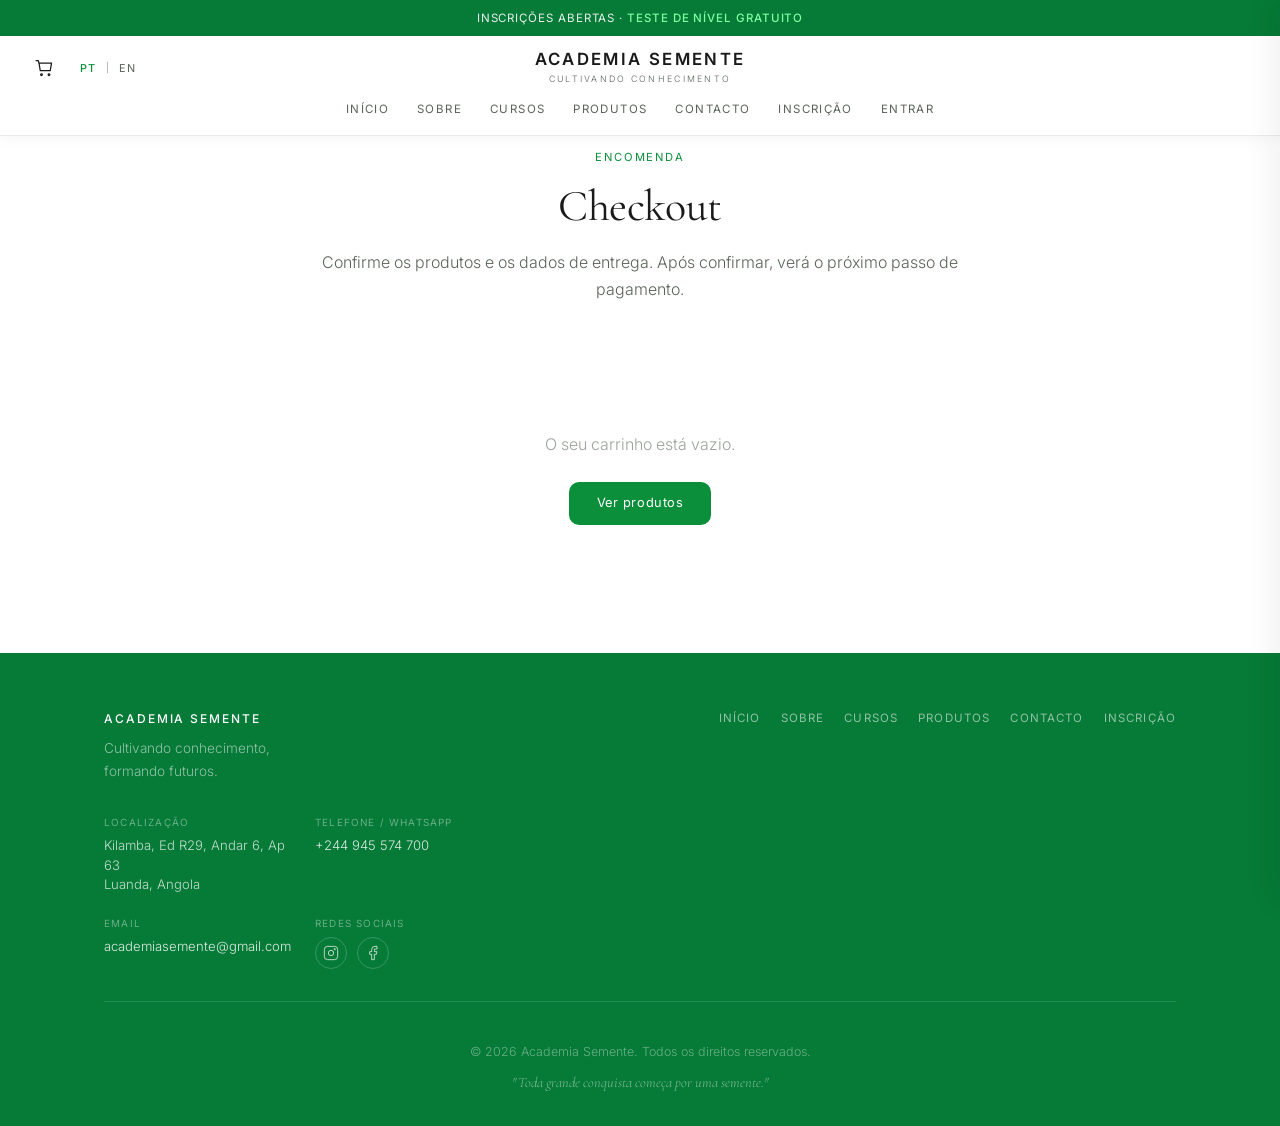
<file: academiasemente/site/checkout.html>
<!DOCTYPE html>
<html lang="pt">
<head>
  <meta charset="UTF-8">
  <meta name="viewport" content="width=device-width, initial-scale=1.0">
  <meta name="description" content="Checkout Academia Semente — finalize a encomenda dos materiais oficiais.">
  <title>Checkout | Academia Semente</title>
  <link rel="preconnect" href="https://fonts.googleapis.com">
  <link rel="preconnect" href="https://fonts.gstatic.com" crossorigin>
  <link href="https://fonts.googleapis.com/css2?family=Cormorant+Garamond:ital,wght@0,300;0,400;0,500;0,600;1,400&family=Inter:wght@300;400;500;600&display=swap" rel="stylesheet">
  <link rel="stylesheet" href="css/styles.css">
  <link rel="icon" href="data:image/svg+xml,<svg xmlns='http://www.w3.org/2000/svg' viewBox='0 0 100 100'><text y='.9em' font-size='90'>🌱</text></svg>">
</head>
<body class="page-checkout">
  <div class="announce-bar" id="announceBar">
    <a href="index.html#cursos" class="announce-link">
      <span data-i18n="announce">Inscrições abertas</span> · <span class="announce-accent" data-i18n="announceAccent">Teste de nível gratuito</span>
    </a>
  </div>

  <header class="site-header scrolled" id="siteHeader">
    <div class="header-inner">
      <button class="hamburger" id="hamburger" aria-label="Menu" aria-expanded="false">
        <span class="ham-line"></span>
        <span class="ham-line"></span>
        <span class="ham-line"></span>
      </button>
      <a href="index.html" class="brand">
        <span class="brand-name">ACADEMIA SEMENTE</span>
        <span class="brand-tagline" data-i18n="tagline">Cultivando conhecimento</span>
      </a>
      <div class="header-actions">
        <button class="cart-btn" id="cartBtn" aria-label="Carrinho">
          <svg width="20" height="20" viewBox="0 0 24 24" fill="none" stroke="currentColor" stroke-width="1.5">
            <path d="M6 6h15l-1.5 9h-12z"/>
            <circle cx="9" cy="20" r="1"/>
            <circle cx="18" cy="20" r="1"/>
            <path d="M6 6L5 3H2"/>
          </svg>
          <span class="cart-count" id="cartCount">0</span>
        </button>
        <div class="lang-toggle">
          <button class="lang-btn active" data-lang="pt" aria-label="Português">PT</button>
          <span class="lang-divider">|</span>
          <button class="lang-btn" data-lang="en" aria-label="English">EN</button>
        </div>
      </div>
    </div>
    <nav class="desktop-nav" id="desktopNav">
      <a href="index.html" data-i18n="navHome">Início</a>
      <a href="index.html#sobre" data-i18n="navAbout">Sobre</a>
      <a href="index.html#cursos" data-i18n="navCourses">Cursos</a>
      <a href="index.html#produtos" data-i18n="navProducts">Produtos</a>
      <a href="index.html#contacto" data-i18n="navContact">Contacto</a>
      <a href="inscricao.html" data-i18n="navEnroll">Inscrição</a>
      <a href="conta.html" data-i18n="navAccount">Entrar</a>
    </nav>
  </header>

  <div class="drawer-overlay" id="drawerOverlay"></div>
  <aside class="mobile-drawer" id="mobileDrawer" aria-hidden="true">
    <div class="drawer-header">
      <span class="drawer-brand">ACADEMIA SEMENTE</span>
      <button class="drawer-close" id="drawerClose" aria-label="Fechar">
        <svg width="20" height="20" viewBox="0 0 24 24" fill="none" stroke="currentColor" stroke-width="1.5">
          <path d="M18 6L6 18M6 6l12 12"/>
        </svg>
      </button>
    </div>
    <nav class="drawer-nav">
      <a href="index.html" data-i18n="navHome">Início</a>
      <a href="index.html#sobre" data-i18n="navAbout">Sobre</a>
      <a href="index.html#cursos" data-i18n="navCourses">Cursos</a>
      <a href="index.html#produtos" data-i18n="navProducts">Produtos</a>
      <a href="index.html#contacto" data-i18n="navContact">Contacto</a>
      <a href="inscricao.html" data-i18n="navEnroll">Inscrição</a>
      <a href="conta.html" data-i18n="navAccount">Entrar</a>
    </nav>
  </aside>

  <main>
    <section class="section checkout-page" id="checkout">
      <div class="container">
        <div class="section-header">
          <p class="section-eyebrow" data-i18n="checkoutEyebrow">Encomenda</p>
          <h1 class="section-title" data-i18n="checkoutTitle">Checkout</h1>
          <p class="section-desc" data-i18n="checkoutDesc">Confirme os produtos e os dados de entrega. Após confirmar, verá o próximo passo de pagamento.</p>
        </div>

        <!-- Empty state -->
        <div class="checkout-empty" id="checkoutEmpty" hidden>
          <p data-i18n="checkoutEmpty">O seu carrinho está vazio.</p>
          <a href="index.html#produtos" class="btn btn-primary" data-i18n="checkoutBackShop">Ver produtos</a>
        </div>

        <!-- Checkout grid -->
        <div class="checkout-grid" id="checkoutGrid" hidden>
          <div class="checkout-summary">
            <h2 class="checkout-block-title" data-i18n="checkoutSummary">Resumo da encomenda</h2>
            <div class="checkout-items" id="checkoutItems"></div>
            <div class="checkout-total-row">
              <span data-i18n="cartTotal">Total</span>
              <strong id="checkoutTotal">0 Kz</strong>
            </div>
            <a href="index.html#produtos" class="checkout-continue" data-i18n="checkoutContinue">Continuar a comprar</a>
          </div>

          <form class="checkout-form" id="checkoutForm">
            <h2 class="checkout-block-title" data-i18n="checkoutDelivery">Dados de entrega</h2>

            <div class="form-row">
              <div class="form-group">
                <label for="co-name" data-i18n="formName">Nome completo *</label>
                <input type="text" id="co-name" name="name" required placeholder="O seu nome" data-i18n-placeholder="formNamePh" autocomplete="name">
              </div>
              <div class="form-group">
                <label for="co-phone" data-i18n="formPhone">Telefone / WhatsApp *</label>
                <input type="tel" id="co-phone" name="phone" required placeholder="+244 ..." data-i18n-placeholder="formPhonePh" autocomplete="tel">
              </div>
            </div>

            <div class="form-group">
              <label for="co-address" data-i18n="formAddress">Morada *</label>
              <input type="text" id="co-address" name="address" required placeholder="Rua, bairro, número" data-i18n-placeholder="formAddressPh" autocomplete="street-address">
            </div>

            <div class="form-row">
              <div class="form-group">
                <label for="co-province" data-i18n="formProvince">Província *</label>
                <select id="co-province" name="province" required>
                  <option value="" disabled selected data-i18n="formProvincePh">Seleccione a província</option>
                  <option value="Bengo">Bengo</option>
                  <option value="Benguela">Benguela</option>
                  <option value="Bié">Bié</option>
                  <option value="Cabinda">Cabinda</option>
                  <option value="Cuando Cubango">Cuando Cubango</option>
                  <option value="Cuanza Norte">Cuanza Norte</option>
                  <option value="Cuanza Sul">Cuanza Sul</option>
                  <option value="Cunene">Cunene</option>
                  <option value="Huambo">Huambo</option>
                  <option value="Huíla">Huíla</option>
                  <option value="Luanda">Luanda</option>
                  <option value="Lunda Norte">Lunda Norte</option>
                  <option value="Lunda Sul">Lunda Sul</option>
                  <option value="Malanje">Malanje</option>
                  <option value="Moxico">Moxico</option>
                  <option value="Namibe">Namibe</option>
                  <option value="Uíge">Uíge</option>
                  <option value="Zaire">Zaire</option>
                </select>
              </div>
              <div class="form-group">
                <label for="co-municipality" data-i18n="formMunicipality">Município *</label>
                <input type="text" id="co-municipality" name="municipality" required placeholder="Ex.: Belas, Viana, Cacuaco" data-i18n-placeholder="formMunicipalityPh" autocomplete="address-level2">
              </div>
            </div>

            <div class="form-group">
              <label for="co-notes" data-i18n="formNotes">Notas (opcional)</label>
              <textarea id="co-notes" name="notes" rows="3" placeholder="Instruções de entrega ou outras informações" data-i18n-placeholder="checkoutNotesPh"></textarea>
            </div>

            <p class="form-section-title" data-i18n="formSectionPayment">Pagamento</p>
            <div class="form-group">
              <label for="co-payment" data-i18n="formPayment">Método de pagamento preferido *</label>
              <select id="co-payment" name="payment_method" required>
                <option value="" disabled selected data-i18n="formPaymentPh">Seleccione</option>
                <option value="referencia" data-i18n="optPayRef">Referência Multicaixa</option>
                <option value="iban" data-i18n="optPayIban">Transferência IBAN</option>
                <option value="express" data-i18n="optPayExpress">Multicaixa Express</option>
              </select>
              <p class="field-hint" data-i18n="formPaymentHint">A equipa enviará os dados de pagamento (referência ou IBAN) conforme a sua escolha.</p>
            </div>

            <p class="auth-error enroll-form-error" id="checkoutError" hidden></p>
            <button type="submit" class="btn btn-primary btn-full" id="checkoutSubmitBtn" data-i18n="checkoutSubmit">Confirmar encomenda</button>
            <p class="form-hint" data-i18n="checkoutHint">Após confirmar, a encomenda fica na área da equipa. Contactamo-lo por telefone ou WhatsApp com os próximos passos de pagamento.</p>
          </form>
        </div>

        <!-- Post-order confirmation -->
        <div class="enroll-success order-success" id="orderSuccess" hidden>
          <div class="enroll-success-icon" aria-hidden="true">
            <svg width="40" height="40" viewBox="0 0 24 24" fill="none" stroke="currentColor" stroke-width="1.5">
              <circle cx="12" cy="12" r="10"/>
              <path d="M8 12.5l2.5 2.5L16 9"/>
            </svg>
          </div>
          <p class="enroll-success-eyebrow" data-i18n="orderSuccessEyebrow">Encomenda recebida</p>
          <h2 class="enroll-success-title"><span data-i18n="orderSuccessTitle">Obrigado,</span> <span id="orderSuccessName"></span></h2>
          <p class="enroll-success-text" data-i18n="orderSuccessText">A sua encomenda foi registada com sucesso. Em breve enviaremos a <strong>referência de pagamento</strong> e o recibo por WhatsApp ou e-mail.</p>

          <div class="order-success-summary" id="orderSuccessSummary"></div>

          <ol class="enroll-success-steps">
            <li data-i18n="orderSuccessStep1">Confirmamos os produtos e os dados de entrega</li>
            <li data-i18n="orderSuccessStep2">Enviamos a referência Multicaixa / instruções de pagamento</li>
            <li data-i18n="orderSuccessStep3">Após o pagamento, preparamos e enviamos a sua encomenda</li>
          </ol>

          <div class="enroll-success-actions">
            <a href="https://wa.me/244945574700" target="_blank" rel="noopener" class="btn btn-primary" data-i18n="successWhatsApp">Falar no WhatsApp</a>
            <a href="index.html#produtos" class="btn btn-outline" data-i18n="orderSuccessShop">Continuar a comprar</a>
          </div>
          <p class="form-hint" data-i18n="orderSuccessHint">Guarde o seu contacto activo — a equipa Academia Semente responderá em breve.</p>
        </div>
      </div>
    </section>
  </main>

  <footer class="site-footer">
    <div class="container">
      <div class="footer-top">
        <div class="footer-brand">
          <span class="footer-name">ACADEMIA SEMENTE</span>
          <p data-i18n="footerTag">Cultivando conhecimento, formando futuros.</p>
        </div>
        <div class="footer-links">
          <a href="index.html" data-i18n="navHome">Início</a>
          <a href="index.html#sobre" data-i18n="navAbout">Sobre</a>
          <a href="index.html#cursos" data-i18n="navCourses">Cursos</a>
          <a href="index.html#produtos" data-i18n="navProducts">Produtos</a>
          <a href="index.html#contacto" data-i18n="navContact">Contacto</a>
          <a href="inscricao.html" data-i18n="navEnroll">Inscrição</a>
        </div>
        <div class="footer-contact">
          <div class="footer-contact-item">
            <span class="footer-contact-label" data-i18n="locationLabel">Localização</span>
            <p>Kilamba, Ed R29, Andar 6, Ap 63<br>Luanda, Angola</p>
          </div>
          <div class="footer-contact-item">
            <span class="footer-contact-label" data-i18n="phoneLabel">WhatsApp</span>
            <p><a href="https://wa.me/244945574700">+244 945 574 700</a></p>
          </div>
          <div class="footer-contact-item">
            <span class="footer-contact-label" data-i18n="emailLabel">Email</span>
            <p><a href="mailto:academiasemente@gmail.com">academiasemente@gmail.com</a></p>
          </div>
          <div class="footer-contact-item">
            <span class="footer-contact-label" data-i18n="socialLabel">Redes sociais</span>
            <div class="footer-social">
              <a href="https://www.instagram.com/academiasemente" target="_blank" rel="noopener" aria-label="Instagram">
                <svg width="16" height="16" viewBox="0 0 24 24" fill="none" stroke="currentColor" stroke-width="1.5"><rect x="2" y="2" width="20" height="20" rx="5"/><circle cx="12" cy="12" r="4"/><circle cx="17.5" cy="6.5" r="1.5" fill="currentColor" stroke="none"/></svg>
              </a>
              <a href="https://www.facebook.com/profile.php?id=61584786747541" target="_blank" rel="noopener" aria-label="Facebook">
                <svg width="16" height="16" viewBox="0 0 24 24" fill="none" stroke="currentColor" stroke-width="1.5"><path d="M18 2h-3a5 5 0 00-5 5v3H7v4h3v8h4v-8h3l1-4h-4V7a1 1 0 011-1h3z"/></svg>
              </a>
            </div>
          </div>
        </div>
      </div>
      <div class="footer-bottom">
        <p>© <span id="year"></span> Academia Semente. <span data-i18n="rights">Todos os direitos reservados.</span></p>
        <p class="footer-motto">"Toda grande conquista começa por uma semente."</p>
      </div>
    </div>
  </footer>

  <div class="cart-overlay" id="cartOverlay"></div>
  <aside class="cart-drawer" id="cartDrawer" aria-hidden="true">
    <div class="cart-header">
      <h3 data-i18n="cartTitle">Carrinho</h3>
      <button class="cart-close" id="cartClose" aria-label="Fechar">
        <svg width="20" height="20" viewBox="0 0 24 24" fill="none" stroke="currentColor" stroke-width="1.5">
          <path d="M18 6L6 18M6 6l12 12"/>
        </svg>
      </button>
    </div>
    <div class="cart-body" id="cartBody">
      <p class="cart-empty" data-i18n="cartEmpty">O seu carrinho está vazio.</p>
    </div>
    <div class="cart-footer" id="cartFooter" hidden>
      <div class="cart-total-row">
        <span data-i18n="cartTotal">Total</span>
        <strong id="cartTotal">0 Kz</strong>
      </div>
      <button type="button" class="btn btn-outline btn-full cart-clear" id="cartClear" data-i18n="cartClear">Limpar tudo</button>
      <button type="button" class="btn btn-primary btn-full" id="cartCheckout" data-i18n="cartCheckout">Finalizar compra</button>
    </div>
  </aside>

  <script src="js/config.js"></script>
  <script src="js/main.js"></script>
</body>
</html>
</file>
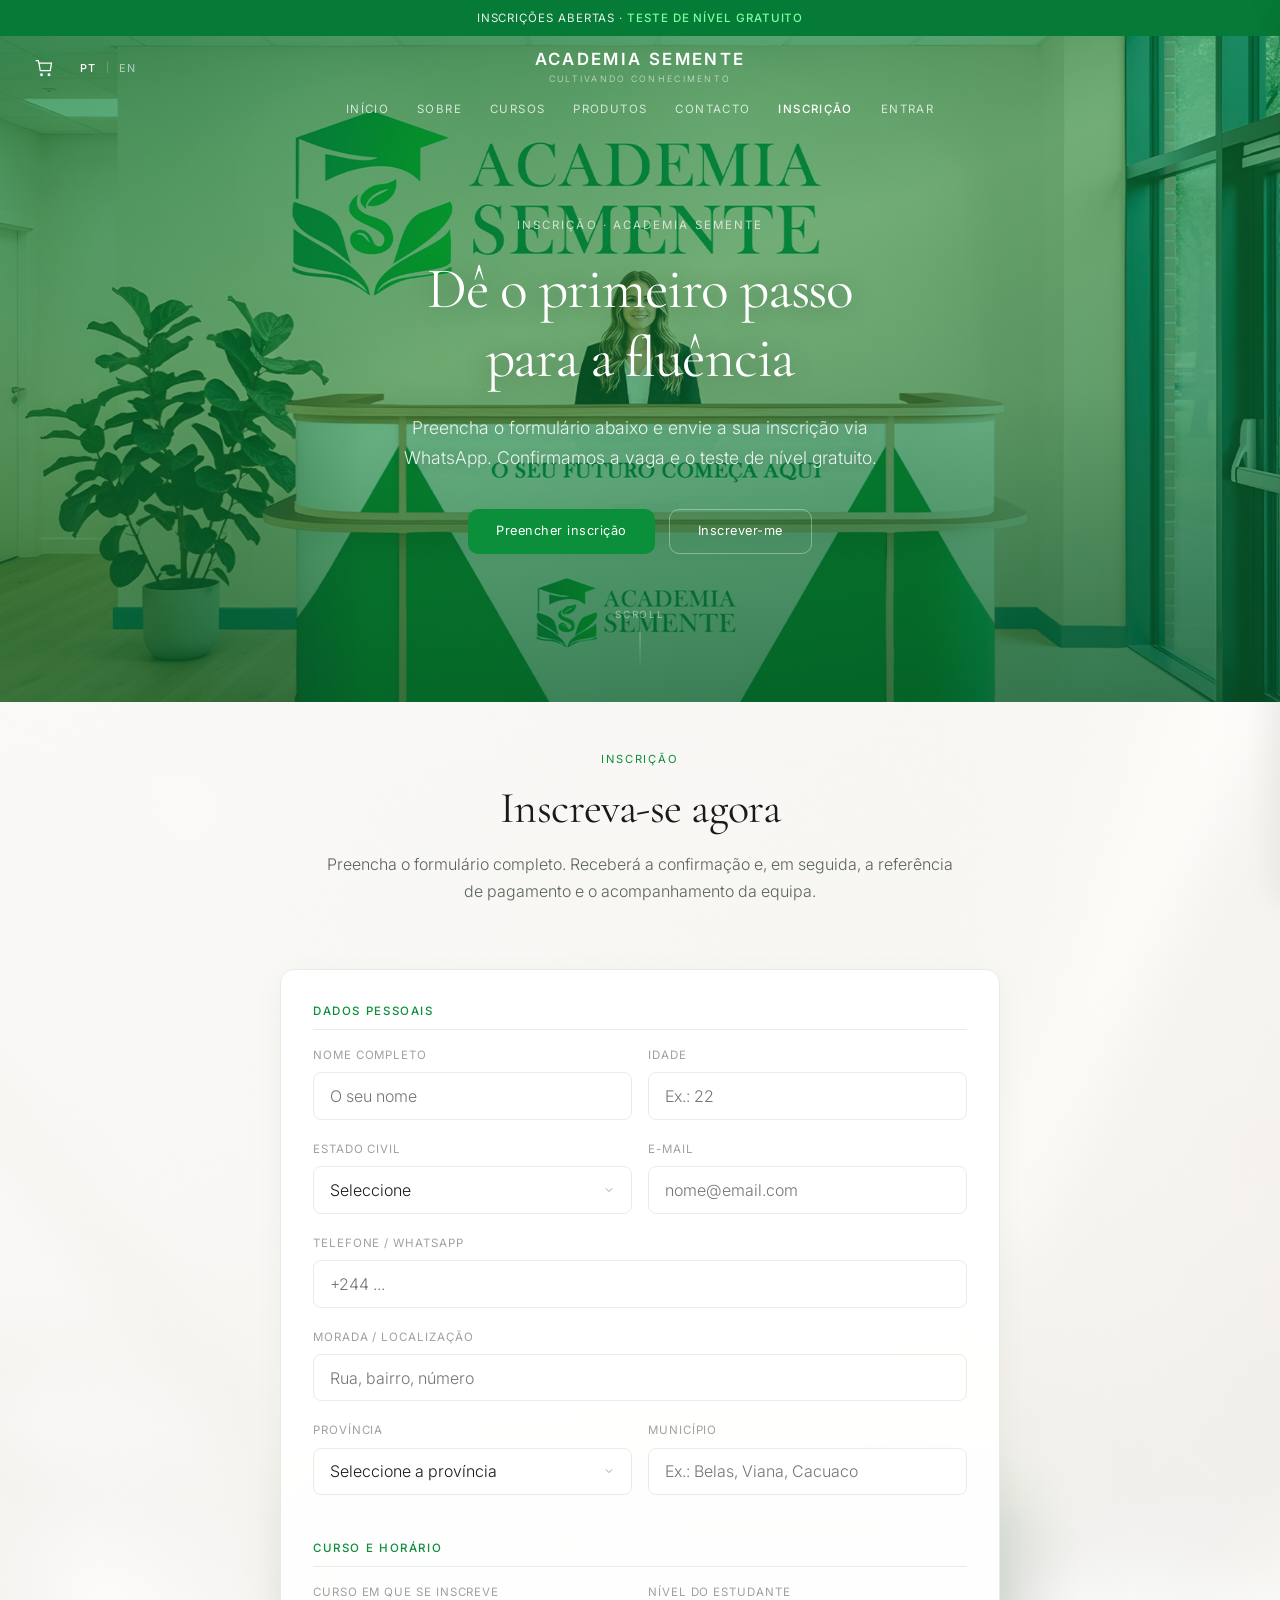
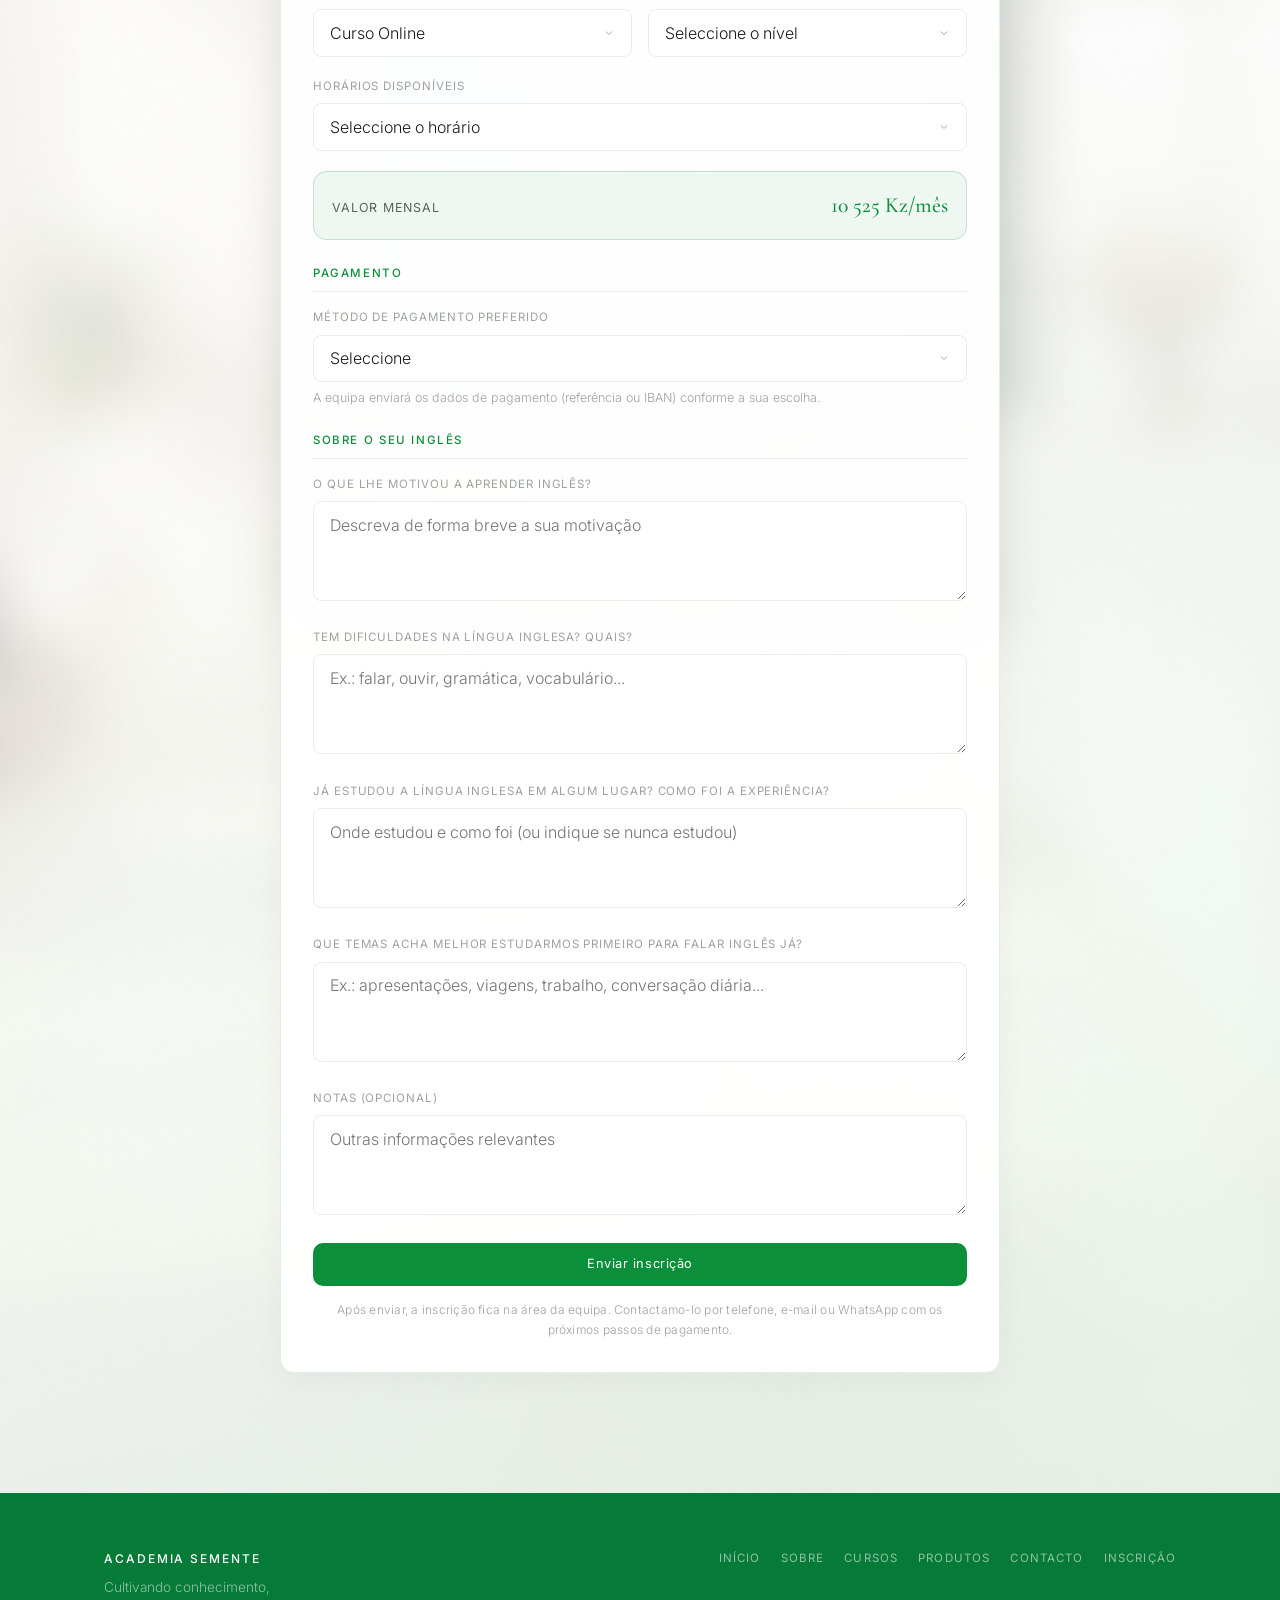
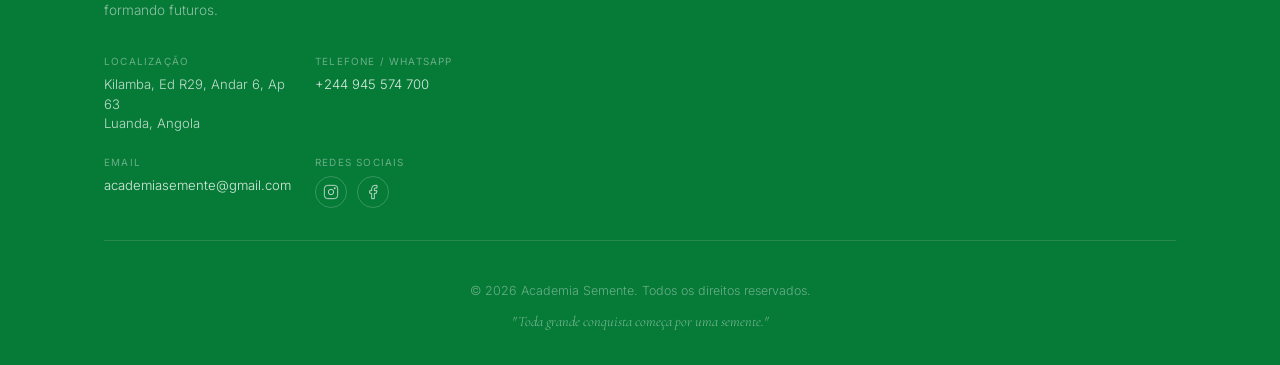
<file: academiasemente/site/inscricao.html>
<!DOCTYPE html>
<html lang="pt">
<head>
  <meta charset="UTF-8">
  <meta name="viewport" content="width=device-width, initial-scale=1.0">
  <meta name="description" content="Inscrição Academia Semente — cursos de inglês em Angola. Online, presencial e domiciliar.">
  <title>Inscrição | Academia Semente</title>
  <link rel="preconnect" href="https://fonts.googleapis.com">
  <link rel="preconnect" href="https://fonts.gstatic.com" crossorigin>
  <link href="https://fonts.googleapis.com/css2?family=Cormorant+Garamond:ital,wght@0,300;0,400;0,500;0,600;1,400&family=Inter:wght@300;400;500;600&display=swap" rel="stylesheet">
  <link rel="stylesheet" href="css/styles.css">
  <link rel="icon" href="data:image/svg+xml,<svg xmlns='http://www.w3.org/2000/svg' viewBox='0 0 100 100'><text y='.9em' font-size='90'>🌱</text></svg>">
</head>
<body class="page-enroll">
  <div class="announce-bar" id="announceBar">
    <a href="index.html#cursos" class="announce-link">
      <span data-i18n="announce">Inscrições abertas</span> · <span class="announce-accent" data-i18n="announceAccent">Teste de nível gratuito</span>
    </a>
  </div>

  <header class="site-header" id="siteHeader">
    <div class="header-inner">
      <button class="hamburger" id="hamburger" aria-label="Menu" aria-expanded="false">
        <span class="ham-line"></span>
        <span class="ham-line"></span>
        <span class="ham-line"></span>
      </button>
      <a href="index.html" class="brand">
        <span class="brand-name">ACADEMIA SEMENTE</span>
        <span class="brand-tagline" data-i18n="tagline">Cultivando conhecimento</span>
      </a>
      <div class="header-actions">
        <button class="cart-btn" id="cartBtn" aria-label="Carrinho">
          <svg width="20" height="20" viewBox="0 0 24 24" fill="none" stroke="currentColor" stroke-width="1.5">
            <path d="M6 6h15l-1.5 9h-12z"/>
            <circle cx="9" cy="20" r="1"/>
            <circle cx="18" cy="20" r="1"/>
            <path d="M6 6L5 3H2"/>
          </svg>
          <span class="cart-count" id="cartCount">0</span>
        </button>
        <div class="lang-toggle">
          <button class="lang-btn active" data-lang="pt" aria-label="Português">PT</button>
          <span class="lang-divider">|</span>
          <button class="lang-btn" data-lang="en" aria-label="English">EN</button>
        </div>
      </div>
    </div>
    <nav class="desktop-nav" id="desktopNav">
      <a href="index.html" data-i18n="navHome">Início</a>
      <a href="index.html#sobre" data-i18n="navAbout">Sobre</a>
      <a href="index.html#cursos" data-i18n="navCourses">Cursos</a>
      <a href="index.html#produtos" data-i18n="navProducts">Produtos</a>
      <a href="index.html#contacto" data-i18n="navContact">Contacto</a>
      <a href="inscricao.html" class="nav-active" data-i18n="navEnroll">Inscrição</a>
      <a href="conta.html" data-i18n="navAccount">Entrar</a>
    </nav>
  </header>

  <div class="drawer-overlay" id="drawerOverlay"></div>
  <aside class="mobile-drawer" id="mobileDrawer" aria-hidden="true">
    <div class="drawer-header">
      <span class="drawer-brand">ACADEMIA SEMENTE</span>
      <button class="drawer-close" id="drawerClose" aria-label="Fechar">
        <svg width="20" height="20" viewBox="0 0 24 24" fill="none" stroke="currentColor" stroke-width="1.5">
          <path d="M18 6L6 18M6 6l12 12"/>
        </svg>
      </button>
    </div>
    <nav class="drawer-nav">
      <a href="index.html" data-i18n="navHome">Início</a>
      <a href="index.html#sobre" data-i18n="navAbout">Sobre</a>
      <a href="index.html#cursos" data-i18n="navCourses">Cursos</a>
      <a href="index.html#produtos" data-i18n="navProducts">Produtos</a>
      <a href="index.html#contacto" data-i18n="navContact">Contacto</a>
      <a href="inscricao.html" data-i18n="navEnroll">Inscrição</a>
      <a href="conta.html" data-i18n="navAccount">Entrar</a>
    </nav>
  </aside>

  <main>
    <!-- ========== HERO ========== -->
    <section class="hero hero--enroll" id="inicio">
      <div class="hero-bg"></div>
      <div class="hero-overlay"></div>
      <div class="hero-inner">
        <div class="hero-content">
          <p class="hero-eyebrow" data-i18n="enrollHeroEyebrow">Inscrição · Academia Semente</p>
          <h1 class="hero-title" data-i18n="enrollHeroTitle">Dê o primeiro passo<br>para a fluência</h1>
          <p class="hero-subtitle" data-i18n="enrollHeroSubtitle">Preencha o formulário abaixo e envie a sua inscrição via WhatsApp. Confirmamos a vaga e o teste de nível gratuito.</p>
          <div class="hero-cta">
            <a href="#formulario" class="btn btn-primary" data-i18n="enrollHeroCta">Preencher inscrição</a>
            <a href="https://wa.me/244945574700?text=Olá! Gostaria de me inscrever na Academia Semente." target="_blank" rel="noopener" class="btn btn-ghost" data-i18n="heroCta2">Falar no WhatsApp</a>
          </div>
        </div>
      </div>
      <div class="hero-scroll">
        <span data-i18n="scroll">Scroll</span>
        <div class="scroll-line"></div>
      </div>
    </section>

    <section class="section inscricao page-inscricao" id="formulario">
      <div class="inscricao-bg" aria-hidden="true"></div>
      <div class="container">
        <div class="section-header">
          <p class="section-eyebrow" data-i18n="enrollEyebrow">Inscrição</p>
          <h2 class="section-title" data-i18n="enrollTitle">Inscreva-se agora</h2>
          <p class="section-desc" data-i18n="enrollDesc">Preencha o formulário completo. Receberá a confirmação e, em seguida, a referência de pagamento e o acompanhamento da equipa.</p>
        </div>

        <div class="enroll-grid">
          <form class="enroll-form enroll-form--wide" id="enrollForm">
            <p class="form-section-title" data-i18n="formSectionPersonal">Dados pessoais</p>

            <div class="form-row">
              <div class="form-group">
                <label for="name" data-i18n="formName">Nome completo *</label>
                <input type="text" id="name" name="name" required placeholder="O seu nome" data-i18n-placeholder="formNamePh" autocomplete="name">
              </div>
              <div class="form-group">
                <label for="age" data-i18n="formAge">Idade *</label>
                <input type="number" id="age" name="age" required min="5" max="99" placeholder="Ex.: 22" data-i18n-placeholder="formAgePh">
              </div>
            </div>

            <div class="form-row">
              <div class="form-group">
                <label for="marital" data-i18n="formMarital">Estado civil *</label>
                <select id="marital" name="marital" required>
                  <option value="" disabled selected data-i18n="formMaritalPh">Seleccione</option>
                  <option value="Solteiro/a" data-i18n="optSingle">Solteiro/a</option>
                  <option value="Casado/a" data-i18n="optMarried">Casado/a</option>
                  <option value="União de facto" data-i18n="optUnion">União de facto</option>
                  <option value="Divorciado/a" data-i18n="optDivorced">Divorciado/a</option>
                  <option value="Viúvo/a" data-i18n="optWidowed">Viúvo/a</option>
                  <option value="Prefiro não dizer" data-i18n="optPreferNot">Prefiro não dizer</option>
                </select>
              </div>
              <div class="form-group">
                <label for="email" data-i18n="formEmail">E-mail *</label>
                <input type="email" id="email" name="email" required placeholder="nome@email.com" data-i18n-placeholder="formEmailPh" autocomplete="email">
              </div>
            </div>

            <div class="form-group">
              <label for="phone" data-i18n="formPhone">Telefone / WhatsApp *</label>
              <input type="tel" id="phone" name="phone" required placeholder="+244 ..." data-i18n-placeholder="formPhonePh" autocomplete="tel">
            </div>

            <div class="form-group">
              <label for="address" data-i18n="formAddress">Morada / Localização *</label>
              <input type="text" id="address" name="address" required placeholder="Rua, bairro, número" data-i18n-placeholder="formAddressPh" autocomplete="street-address">
            </div>

            <div class="form-row">
              <div class="form-group">
                <label for="province" data-i18n="formProvince">Província *</label>
                <select id="province" name="province" required>
                  <option value="" disabled selected data-i18n="formProvincePh">Seleccione a província</option>
                  <option value="Bengo">Bengo</option>
                  <option value="Benguela">Benguela</option>
                  <option value="Bié">Bié</option>
                  <option value="Cabinda">Cabinda</option>
                  <option value="Cuando Cubango">Cuando Cubango</option>
                  <option value="Cuanza Norte">Cuanza Norte</option>
                  <option value="Cuanza Sul">Cuanza Sul</option>
                  <option value="Cunene">Cunene</option>
                  <option value="Huambo">Huambo</option>
                  <option value="Huíla">Huíla</option>
                  <option value="Luanda">Luanda</option>
                  <option value="Lunda Norte">Lunda Norte</option>
                  <option value="Lunda Sul">Lunda Sul</option>
                  <option value="Malanje">Malanje</option>
                  <option value="Moxico">Moxico</option>
                  <option value="Namibe">Namibe</option>
                  <option value="Uíge">Uíge</option>
                  <option value="Zaire">Zaire</option>
                </select>
              </div>
              <div class="form-group">
                <label for="municipality" data-i18n="formMunicipality">Município *</label>
                <input type="text" id="municipality" name="municipality" required placeholder="Ex.: Belas, Viana, Cacuaco" data-i18n-placeholder="formMunicipalityPh" autocomplete="address-level2">
              </div>
            </div>

            <p class="form-section-title" data-i18n="formSectionCourse">Curso e horário</p>

            <div class="form-row">
              <div class="form-group">
                <label for="interest" data-i18n="formCourse">Curso em que se inscreve *</label>
                <select id="interest" name="interest" required>
                  <option value="Online" data-i18n="optOnline">Curso Online</option>
                  <option value="Presencial" data-i18n="optPresencial">Curso Presencial</option>
                  <option value="Domiciliar" data-i18n="optDomiciliar">Curso Domiciliar</option>
                  <option value="Teste de nível" data-i18n="optLevelTest">Teste de nível gratuito</option>
                </select>
              </div>
              <div class="form-group">
                <label for="level" data-i18n="formLevel">Nível do estudante *</label>
                <select id="level" name="level" required>
                  <option value="" disabled selected data-i18n="formLevelPh">Seleccione o nível</option>
                  <option value="Iniciante" data-i18n="optBeginner">Iniciante</option>
                  <option value="Elementar" data-i18n="optElementary">Elementar</option>
                  <option value="Pré-intermédio" data-i18n="optPreInt">Pré-intermédio</option>
                  <option value="Intermédio" data-i18n="optIntermediate">Intermédio</option>
                  <option value="Avançado" data-i18n="optAdvanced">Avançado</option>
                  <option value="Não sei / quero teste de nível" data-i18n="optLevelUnknown">Não sei / quero teste de nível</option>
                </select>
              </div>
            </div>

            <div class="form-group">
              <label for="schedule" data-i18n="formSchedule">Horários disponíveis *</label>
              <select id="schedule" name="schedule" required>
                <option value="" disabled selected data-i18n="formSchedulePh">Seleccione o horário</option>
                <option value="08h - 10h (Manhã)" data-i18n="optMorning">08h - 10h · Manhã</option>
                <option value="14h - 16h (Tarde)" data-i18n="optAfternoon">14h - 16h · Tarde</option>
                <option value="Flexível / a combinar" data-i18n="optFlexible">Flexível / a combinar</option>
              </select>
            </div>

            <div class="enroll-price-box" id="enrollPriceBox" aria-live="polite">
              <span class="enroll-price-label" data-i18n="formPriceLabel">Valor mensal</span>
              <strong class="enroll-price-value" id="enrollPriceValue">—</strong>
            </div>

            <p class="form-section-title" data-i18n="formSectionPayment">Pagamento</p>

            <div class="form-group">
              <label for="payment_method" data-i18n="formPayment">Método de pagamento preferido *</label>
              <select id="payment_method" name="payment_method" required>
                <option value="" disabled selected data-i18n="formPaymentPh">Seleccione</option>
                <option value="referencia" data-i18n="optPayRef">Referência Multicaixa</option>
                <option value="iban" data-i18n="optPayIban">Transferência IBAN</option>
                <option value="express" data-i18n="optPayExpress">Multicaixa Express</option>
              </select>
              <p class="field-hint" data-i18n="formPaymentHint">A equipa enviará os dados de pagamento (referência ou IBAN) conforme a sua escolha.</p>
            </div>

            <p class="form-section-title" data-i18n="formSectionEnglish">Sobre o seu inglês</p>

            <div class="form-group">
              <label for="motivation" data-i18n="formMotivation">O que lhe motivou a aprender inglês? *</label>
              <textarea id="motivation" name="motivation" rows="3" required placeholder="Descreva de forma breve a sua motivação" data-i18n-placeholder="formMotivationPh"></textarea>
            </div>

            <div class="form-group">
              <label for="difficulties" data-i18n="formDifficulties">Tem dificuldades na língua inglesa? Quais? *</label>
              <textarea id="difficulties" name="difficulties" rows="3" required placeholder="Ex.: falar, ouvir, gramática, vocabulário..." data-i18n-placeholder="formDifficultiesPh"></textarea>
            </div>

            <div class="form-group">
              <label for="experience" data-i18n="formExperience">Já estudou a língua inglesa em algum lugar? Como foi a experiência? *</label>
              <textarea id="experience" name="experience" rows="3" required placeholder="Onde estudou e como foi a experiência (ou indique se nunca estudou)" data-i18n-placeholder="formExperiencePh"></textarea>
            </div>

            <div class="form-group">
              <label for="topics" data-i18n="formTopics">Na sua opinião, que temas acha melhor estudarmos primeiro para falar inglês já? *</label>
              <textarea id="topics" name="topics" rows="3" required placeholder="Ex.: apresentações, viagens, trabalho, conversação diária..." data-i18n-placeholder="formTopicsPh"></textarea>
            </div>

            <div class="form-group">
              <label for="message" data-i18n="formNotes">Notas (opcional)</label>
              <textarea id="message" name="message" rows="2" placeholder="Outras informações relevantes" data-i18n-placeholder="formNotesPh"></textarea>
            </div>

            <p class="auth-error enroll-form-error" id="enrollError" hidden></p>
            <button type="submit" class="btn btn-primary btn-full" id="enrollSubmitBtn" data-i18n="formEnrollSubmit">Enviar inscrição</button>
            <p class="form-hint" data-i18n="formHint">Após enviar, a inscrição fica na área da equipa. Contactamo-lo por telefone, e-mail ou WhatsApp com os próximos passos de pagamento.</p>
          </form>

          <!-- Post-enrolment confirmation -->
          <div class="enroll-success" id="enrollSuccess" hidden>
            <div class="enroll-success-icon" aria-hidden="true">
              <svg width="40" height="40" viewBox="0 0 24 24" fill="none" stroke="currentColor" stroke-width="1.5">
                <circle cx="12" cy="12" r="10"/>
                <path d="M8 12.5l2.5 2.5L16 9"/>
              </svg>
            </div>
            <p class="enroll-success-eyebrow" data-i18n="successEyebrow">Inscrição recebida</p>
            <h2 class="enroll-success-title"><span data-i18n="successTitle">Obrigado,</span> <span id="successName"></span></h2>
            <p class="enroll-success-text" data-i18n="successText">A sua inscrição foi registada com sucesso. Em breve enviaremos a <strong>referência de pagamento</strong> e o recibo por WhatsApp ou e-mail.</p>

            <ol class="enroll-success-steps">
              <li data-i18n="successStep1">Confirmamos os seus dados e a modalidade do curso</li>
              <li data-i18n="successStep2">Enviamos a referência Multicaixa / instruções de pagamento</li>
              <li data-i18n="successStep3">Após o pagamento, confirmamos a vaga e o teste de nível</li>
            </ol>

            <div class="enroll-success-actions">
              <a href="conta.html" class="btn btn-primary" data-i18n="successAccount">Criar conta</a>
              <a href="index.html" class="btn btn-outline" data-i18n="successHome">Voltar ao início</a>
            </div>
            <p class="form-hint" data-i18n="successHint">Guarde o seu contacto activo — a equipa Academia Semente responderá em breve.</p>
          </div>
        </div>
      </div>
    </section>
  </main>

  <footer class="site-footer">
    <div class="container">
      <div class="footer-top">
        <div class="footer-brand">
          <span class="footer-name">ACADEMIA SEMENTE</span>
          <p data-i18n="footerTag">Cultivando conhecimento, formando futuros.</p>
        </div>
        <div class="footer-links">
          <a href="index.html" data-i18n="navHome">Início</a>
          <a href="index.html#sobre" data-i18n="navAbout">Sobre</a>
          <a href="index.html#cursos" data-i18n="navCourses">Cursos</a>
          <a href="index.html#produtos" data-i18n="navProducts">Produtos</a>
          <a href="index.html#contacto" data-i18n="navContact">Contacto</a>
          <a href="inscricao.html" data-i18n="navEnroll">Inscrição</a>
        </div>
        <div class="footer-contact">
          <div class="footer-contact-item">
            <span class="footer-contact-label" data-i18n="locationLabel">Localização</span>
            <p>Kilamba, Ed R29, Andar 6, Ap 63<br>Luanda, Angola</p>
          </div>
          <div class="footer-contact-item">
            <span class="footer-contact-label" data-i18n="phoneLabel">WhatsApp</span>
            <p><a href="https://wa.me/244945574700">+244 945 574 700</a></p>
          </div>
          <div class="footer-contact-item">
            <span class="footer-contact-label" data-i18n="emailLabel">Email</span>
            <p><a href="mailto:academiasemente@gmail.com">academiasemente@gmail.com</a></p>
          </div>
          <div class="footer-contact-item">
            <span class="footer-contact-label" data-i18n="socialLabel">Redes sociais</span>
            <div class="footer-social">
              <a href="https://www.instagram.com/academiasemente" target="_blank" rel="noopener" aria-label="Instagram">
                <svg width="16" height="16" viewBox="0 0 24 24" fill="none" stroke="currentColor" stroke-width="1.5"><rect x="2" y="2" width="20" height="20" rx="5"/><circle cx="12" cy="12" r="4"/><circle cx="17.5" cy="6.5" r="1.5" fill="currentColor" stroke="none"/></svg>
              </a>
              <a href="https://www.facebook.com/profile.php?id=61584786747541" target="_blank" rel="noopener" aria-label="Facebook">
                <svg width="16" height="16" viewBox="0 0 24 24" fill="none" stroke="currentColor" stroke-width="1.5"><path d="M18 2h-3a5 5 0 00-5 5v3H7v4h3v8h4v-8h3l1-4h-4V7a1 1 0 011-1h3z"/></svg>
              </a>
            </div>
          </div>
        </div>
      </div>
      <div class="footer-bottom">
        <p>© <span id="year"></span> Academia Semente. <span data-i18n="rights">Todos os direitos reservados.</span></p>
        <p class="footer-motto">"Toda grande conquista começa por uma semente."</p>
      </div>
    </div>
  </footer>

  <div class="cart-overlay" id="cartOverlay"></div>
  <aside class="cart-drawer" id="cartDrawer" aria-hidden="true">
    <div class="cart-header">
      <h3 data-i18n="cartTitle">Carrinho</h3>
      <button class="cart-close" id="cartClose" aria-label="Fechar">
        <svg width="20" height="20" viewBox="0 0 24 24" fill="none" stroke="currentColor" stroke-width="1.5">
          <path d="M18 6L6 18M6 6l12 12"/>
        </svg>
      </button>
    </div>
    <div class="cart-body" id="cartBody">
      <p class="cart-empty" data-i18n="cartEmpty">O seu carrinho está vazio.</p>
    </div>
    <div class="cart-footer" id="cartFooter" hidden>
      <div class="cart-total-row">
        <span data-i18n="cartTotal">Total</span>
        <strong id="cartTotal">0 Kz</strong>
      </div>
      <button type="button" class="btn btn-outline btn-full cart-clear" id="cartClear" data-i18n="cartClear">Limpar tudo</button>
      <button type="button" class="btn btn-primary btn-full" id="cartCheckout" data-i18n="cartCheckout">Finalizar compra</button>
    </div>
  </aside>

  <script src="js/config.js"></script>
  <script src="js/main.js"></script>
</body>
</html>
</file>
<file: academiasemente/css/styles.css>
/* ============================================
   ACADEMIA SEMENTE — Luxury Education Website
   Thin lines · Generous space · Light type
   ============================================ */

:root {
  /* Brand palette */
  --green-primary: #0B8F3A;
  --green-secondary: #19B51A;
  --green-dark: #067A37;
  --green-soft: #e8f5ec;
  --black: #1A1A1A;
  --white: #FFFFFF;
  --off-white: #FAFBFA;
  --gray-100: #F5F7F5;
  --gray-200: #E8ECE8;
  --gray-400: #9CA39C;
  --gray-600: #5A635A;
  --gray-800: #2D332D;

  /* Surfaces */
  --surface: #FFFFFF;
  --surface-elevated: #FFFFFF;
  --text: #1A1A1A;
  --text-soft: #5A635A;
  --text-muted: #9CA39C;
  --accent: #0B8F3A;
  --accent-hover: #067A37;

  /* Layout */
  --header-height: 72px;
  --announce-height: 36px;
  --radius: 14px;
  --radius-btn: 10px;
  --max-width: 1120px;
  --section-pad: clamp(4.5rem, 10vw, 7.5rem);

  /* Transitions */
  --ease: cubic-bezier(0.25, 0.1, 0.25, 1);
  --trans: 0.3s var(--ease);
}

/* Reset & Base */
*, *::before, *::after {
  box-sizing: border-box;
  margin: 0;
  padding: 0;
}

html {
  scroll-behavior: smooth;
  font-size: 16px;
  -webkit-font-smoothing: antialiased;
  -moz-osx-font-smoothing: grayscale;
}

body {
  font-family: 'Inter', system-ui, -apple-system, sans-serif;
  font-weight: 400;
  font-size: 1rem;
  line-height: 1.65;
  color: var(--text);
  background: var(--off-white);
  overflow-x: hidden;
}

body.drawer-open {
  overflow: hidden;
}

img { max-width: 100%; display: block; }
a { color: inherit; text-decoration: none; }
ul { list-style: none; }
button, input, select, textarea {
  font-family: inherit;
  font-size: inherit;
  border: none;
  background: none;
  outline: none;
}

/* Typography */
h1, h2, h3, h4 {
  font-family: 'Cormorant Garamond', Georgia, serif;
  font-weight: 400;
  line-height: 1.2;
  letter-spacing: -0.01em;
}

.container {
  width: 100%;
  max-width: var(--max-width);
  margin: 0 auto;
  padding: 0 1.5rem;
}

/* ========== ANNOUNCEMENT BAR ========== */
.announce-bar {
  position: fixed;
  top: 0;
  left: 0;
  right: 0;
  height: var(--announce-height);
  background: var(--green-dark);
  color: var(--white);
  z-index: 1001;
  display: flex;
  align-items: center;
  justify-content: center;
  transition: transform 0.35s var(--ease);
}

.announce-bar.hidden {
  transform: translateY(-100%);
}

.announce-link {
  font-size: 0.72rem;
  font-weight: 400;
  letter-spacing: 0.08em;
  text-transform: uppercase;
  color: rgba(255,255,255,0.9);
  transition: color var(--trans);
}

.announce-link:hover {
  color: var(--white);
}

.announce-accent {
  color: #7dffa0;
  font-weight: 500;
}

/* ========== HEADER ========== */
.site-header {
  position: fixed;
  top: var(--announce-height);
  left: 0;
  right: 0;
  z-index: 1000;
  transition: top 0.35s var(--ease), background 0.3s var(--ease), border-color 0.3s var(--ease), box-shadow 0.3s var(--ease);
}

.site-header.scrolled {
  /* Stay below announce bar; JS sets top:0 only when announce is hidden */
  top: var(--announce-height);
  background: rgba(255, 255, 255, 0.95);
  backdrop-filter: blur(14px);
  -webkit-backdrop-filter: blur(14px);
  border-bottom: 1px solid var(--gray-200);
  box-shadow: 0 1px 16px rgba(0,0,0,0.05);
}

.site-header.scrolled .brand-name {
  color: var(--text);
}

.site-header.scrolled .brand-tagline {
  color: var(--gray-600);
}

.site-header.scrolled .desktop-nav a {
  color: var(--gray-600);
}

.site-header.scrolled .desktop-nav a:hover {
  color: var(--accent);
}

.site-header.scrolled .lang-btn {
  color: var(--gray-600);
}

.site-header.scrolled .lang-btn.active {
  color: var(--accent);
}

.site-header.scrolled .lang-divider {
  color: var(--gray-400);
}

.site-header.scrolled .ham-line {
  background: var(--text);
}

.site-header.scrolled .cart-btn {
  color: var(--text);
}

.site-header.scrolled .cart-count {
  background: var(--accent);
  color: var(--white);
}

.header-inner {
  display: flex;
  align-items: center;
  justify-content: space-between;
  height: var(--header-height);
  padding: 0 1.5rem;
  max-width: 1400px;
  margin: 0 auto;
  position: relative;
}

/* Brand — centered */
.brand {
  position: absolute;
  left: 50%;
  transform: translateX(-50%);
  display: flex;
  flex-direction: column;
  align-items: center;
  text-align: center;
  transition: color var(--trans);
}

.brand-name {
  font-family: 'Inter', sans-serif;
  font-size: 0.72rem;
  font-weight: 500;
  letter-spacing: 0.16em;
  text-transform: uppercase;
  color: var(--white);
  line-height: 1.3;
}

.brand-tagline {
  font-family: 'Inter', sans-serif;
  font-size: 0.58rem;
  font-weight: 300;
  letter-spacing: 0.28em;
  text-transform: uppercase;
  color: rgba(255,255,255,0.7);
  margin-top: 2px;
}

/* Hamburger */
.hamburger {
  display: flex;
  flex-direction: column;
  justify-content: center;
  gap: 5px;
  width: 28px;
  height: 28px;
  cursor: pointer;
  z-index: 10;
  padding: 0;
}

.ham-line {
  display: block;
  width: 20px;
  height: 1.5px;
  background: var(--white);
  transition: transform 0.3s var(--ease), opacity 0.3s var(--ease), background 0.3s var(--ease);
  transform-origin: center;
}

.hamburger.active .ham-line:nth-child(1) {
  transform: translateY(6.5px) rotate(45deg);
}

.hamburger.active .ham-line:nth-child(2) {
  opacity: 0;
  transform: scaleX(0);
}

.hamburger.active .ham-line:nth-child(3) {
  transform: translateY(-6.5px) rotate(-45deg);
}

/* Header actions (cart + lang) */
.header-actions {
  display: flex;
  align-items: center;
  gap: 1rem;
  z-index: 10;
}

.cart-btn {
  position: relative;
  width: 40px;
  height: 40px;
  display: flex;
  align-items: center;
  justify-content: center;
  color: var(--white);
  cursor: pointer;
  transition: color var(--trans);
  touch-action: manipulation;
  -webkit-tap-highlight-color: transparent;
  background: transparent;
  border: none;
  padding: 0;
}

.cart-btn svg {
  pointer-events: none;
}

.cart-btn:hover {
  color: rgba(255,255,255,0.8);
}

.cart-count {
  position: absolute;
  top: 2px;
  right: 0;
  min-width: 16px;
  height: 16px;
  padding: 0 4px;
  border-radius: 8px;
  background: var(--green-secondary);
  color: var(--white);
  font-size: 0.6rem;
  font-weight: 500;
  display: flex;
  align-items: center;
  justify-content: center;
  line-height: 1;
  opacity: 0;
  transform: scale(0.6);
  transition: opacity 0.2s, transform 0.2s;
}

.cart-count.visible {
  opacity: 1;
  transform: scale(1);
}

/* Language toggle */
.lang-toggle {
  display: flex;
  align-items: center;
  gap: 6px;
}

.lang-btn {
  font-size: 0.68rem;
  font-weight: 400;
  letter-spacing: 0.1em;
  color: rgba(255,255,255,0.6);
  cursor: pointer;
  padding: 2px 4px;
  transition: color var(--trans);
}

.lang-btn.active {
  color: var(--white);
  font-weight: 500;
}

.lang-btn:hover {
  color: var(--white);
}

.lang-divider {
  font-size: 0.6rem;
  color: rgba(255,255,255,0.3);
}

/* Desktop Navigation */
.desktop-nav {
  display: none;
  justify-content: center;
  gap: 1.75rem;
  padding-bottom: 1rem;
  max-width: 1400px;
  margin: 0 auto;
}

.desktop-nav a {
  font-size: 0.72rem;
  font-weight: 400;
  letter-spacing: 0.12em;
  text-transform: uppercase;
  color: rgba(255,255,255,0.75);
  transition: color var(--trans);
  position: relative;
}

.desktop-nav a:hover {
  color: var(--white);
}

.site-header.scrolled .desktop-nav a {
  color: var(--gray-600);
}

.site-header.scrolled .desktop-nav a:hover {
  color: var(--accent);
}

@media (min-width: 900px) {
  .hamburger {
    display: none;
  }
  .desktop-nav {
    display: flex;
  }
  .header-inner {
    height: 64px;
  }
  .site-header {
    /* taller to accommodate nav below brand */
  }
}

/* ========== MOBILE DRAWER ========== */
.drawer-overlay {
  position: fixed;
  inset: 0;
  background: rgba(0,0,0,0.45);
  z-index: 1100;
  opacity: 0;
  visibility: hidden;
  transition: opacity 0.3s var(--ease), visibility 0.3s var(--ease);
}

.drawer-overlay.open {
  opacity: 1;
  visibility: visible;
}

.mobile-drawer {
  position: fixed;
  top: 0;
  left: 0;
  width: 85%;
  max-width: 320px;
  height: 100%;
  background: var(--surface);
  z-index: 1101;
  transform: translateX(-100%);
  transition: transform 0.35s var(--ease);
  display: flex;
  flex-direction: column;
  padding: 1.5rem;
  border-right: 1px solid var(--gray-200);
}

.mobile-drawer.open {
  transform: translateX(0);
}

.drawer-header {
  display: flex;
  justify-content: space-between;
  align-items: center;
  margin-bottom: 2.5rem;
  padding-bottom: 1rem;
  border-bottom: 1px solid var(--gray-200);
}

.drawer-brand {
  font-size: 0.7rem;
  font-weight: 500;
  letter-spacing: 0.14em;
  text-transform: uppercase;
  color: var(--text);
}

.drawer-close {
  width: 32px;
  height: 32px;
  display: flex;
  align-items: center;
  justify-content: center;
  color: var(--gray-600);
  cursor: pointer;
  transition: color var(--trans);
}

.drawer-close:hover {
  color: var(--text);
}

.drawer-nav {
  display: flex;
  flex-direction: column;
  gap: 0.25rem;
  flex: 1;
}

.drawer-nav a {
  font-size: 0.8rem;
  font-weight: 400;
  letter-spacing: 0.12em;
  text-transform: uppercase;
  color: var(--text);
  padding: 0.85rem 0;
  border-bottom: 1px solid var(--gray-100);
  transition: color var(--trans), padding-left var(--trans);
}

.drawer-nav a:hover {
  color: var(--accent);
  padding-left: 0.5rem;
}

.drawer-footer {
  padding-top: 1.5rem;
  border-top: 1px solid var(--gray-200);
}

.drawer-whatsapp {
  display: inline-flex;
  align-items: center;
  gap: 0.5rem;
  font-size: 0.75rem;
  font-weight: 400;
  letter-spacing: 0.06em;
  color: var(--accent);
  transition: color var(--trans);
}

.drawer-whatsapp:hover {
  color: var(--green-dark);
}

/* ========== BUTTONS ========== */
.btn {
  display: inline-flex;
  align-items: center;
  justify-content: center;
  padding: 0.85rem 1.75rem;
  font-size: 0.8rem;
  font-weight: 400;
  letter-spacing: 0.04em;
  border-radius: var(--radius-btn);
  cursor: pointer;
  transition: all 0.25s var(--ease);
  text-align: center;
  line-height: 1.3;
}

.btn-primary {
  background: var(--accent);
  color: var(--white);
}

.btn-primary:hover {
  background: var(--green-dark);
  transform: translateY(-1px);
}

.btn-outline {
  background: transparent;
  color: var(--accent);
  border: 1px solid var(--accent);
}

.btn-outline:hover {
  background: var(--accent);
  color: var(--white);
}

.btn-ghost {
  background: transparent;
  color: var(--white);
  border: 1px solid rgba(255,255,255,0.35);
}

.btn-ghost:hover {
  background: rgba(255,255,255,0.1);
  border-color: rgba(255,255,255,0.6);
}

.btn-sm {
  padding: 0.55rem 1.1rem;
  font-size: 0.72rem;
  background: var(--accent);
  color: var(--white);
  border-radius: 8px;
}

.btn-sm:hover {
  background: var(--green-dark);
}

.btn-full {
  width: 100%;
}

/* ========== HERO ========== */
.hero {
  position: relative;
  min-height: 100vh;
  display: flex;
  align-items: center;
  justify-content: center;
  padding: calc(var(--header-height) + var(--announce-height) + 1.5rem) 1.5rem 4rem;
  overflow: hidden;
}

.hero-bg {
  position: absolute;
  inset: 0;
  background-image: url('../assets/hero.jpg');
  background-size: cover;
  background-position: center center;
  background-repeat: no-repeat;
  z-index: 0;
}

/* Dark green tint so text stays readable on the photo */
.hero-overlay {
  position: absolute;
  inset: 0;
  z-index: 1;
  background:
    linear-gradient(160deg, rgba(6, 122, 55, 0.72) 0%, rgba(11, 143, 58, 0.55) 45%, rgba(6, 100, 45, 0.7) 100%),
    linear-gradient(to top, rgba(0, 0, 0, 0.35) 0%, transparent 45%);
}

.hero-inner {
  position: relative;
  z-index: 2;
  width: 100%;
  max-width: 720px;
  display: flex;
  flex-direction: column;
  align-items: center;
}

.hero-content {
  text-align: center;
}

.hero-eyebrow {
  font-size: 0.72rem;
  font-weight: 400;
  letter-spacing: 0.18em;
  text-transform: uppercase;
  color: rgba(255,255,255,0.7);
  margin-bottom: 1.25rem;
}

.hero-title {
  font-size: clamp(2.3rem, 7vw, 3.6rem);
  font-weight: 400;
  color: var(--white);
  margin-bottom: 1.25rem;
  letter-spacing: -0.02em;
  text-shadow: 0 2px 24px rgba(0,0,0,0.3);
}

.hero-subtitle {
  font-size: clamp(0.95rem, 2.2vw, 1.1rem);
  font-weight: 300;
  color: rgba(255,255,255,0.88);
  max-width: 520px;
  margin: 0 auto 2.25rem;
  line-height: 1.7;
  text-shadow: 0 1px 14px rgba(0,0,0,0.25);
}

.hero-cta {
  display: flex;
  flex-wrap: wrap;
  gap: 0.85rem;
  justify-content: center;
}

.hero-scroll {
  position: absolute;
  bottom: 2rem;
  left: 50%;
  transform: translateX(-50%);
  display: flex;
  flex-direction: column;
  align-items: center;
  gap: 0.5rem;
  z-index: 1;
}

.hero-scroll span {
  font-size: 0.62rem;
  letter-spacing: 0.2em;
  text-transform: uppercase;
  color: rgba(255,255,255,0.45);
}

.scroll-line {
  width: 1px;
  height: 40px;
  background: linear-gradient(to bottom, rgba(255,255,255,0.4), transparent);
  animation: scrollPulse 2s ease-in-out infinite;
}

@keyframes scrollPulse {
  0%, 100% { opacity: 0.4; transform: scaleY(1); }
  50% { opacity: 1; transform: scaleY(1.1); }
}

/* ========== SECTIONS ========== */
.section {
  padding: var(--section-pad) 0;
}

.section-header {
  text-align: center;
  margin-bottom: clamp(2.5rem, 5vw, 4rem);
  max-width: 640px;
  margin-left: auto;
  margin-right: auto;
}

.section-eyebrow {
  font-size: 0.7rem;
  font-weight: 400;
  letter-spacing: 0.16em;
  text-transform: uppercase;
  color: var(--accent);
  margin-bottom: 0.85rem;
}

.section-title {
  font-size: clamp(1.9rem, 4vw, 2.75rem);
  color: var(--text);
  margin-bottom: 1rem;
}

.section-desc {
  font-size: 1rem;
  font-weight: 300;
  color: var(--text-soft);
  line-height: 1.7;
}

/* ========== SOBRE ========== */
.sobre {
  position: relative;
  background: var(--white);
  overflow: hidden;
}

.sobre-bg {
  position: absolute;
  inset: 0;
  background-image: url('../assets/sobre-bg.jpg');
  background-size: cover;
  background-position: center center;
  background-repeat: no-repeat;
  z-index: 0;
}

.sobre > .container {
  position: relative;
  z-index: 1;
}

.sobre-grid {
  display: grid;
  gap: 3rem;
  margin-bottom: 3.5rem;
}

@media (min-width: 768px) {
  .sobre-grid {
    grid-template-columns: 1.2fr 1fr;
    gap: 4rem;
    align-items: start;
  }
}

.sobre-text p {
  font-weight: 300;
  color: var(--text-soft);
  margin-bottom: 1.25rem;
  font-size: 1.02rem;
}

.sobre-text p:last-child {
  margin-bottom: 0;
}

.sobre-stats {
  display: grid;
  grid-template-columns: 1fr 1fr;
  gap: 1rem;
}

.stat-card {
  border: 1px solid var(--gray-200);
  border-radius: var(--radius);
  padding: 1.5rem 1.25rem;
  text-align: center;
  transition: border-color var(--trans);
}

.stat-card:hover {
  border-color: var(--green-primary);
}

.stat-number {
  display: block;
  font-family: 'Cormorant Garamond', serif;
  font-size: 2rem;
  font-weight: 500;
  color: var(--accent);
  line-height: 1.2;
  margin-bottom: 0.35rem;
}

.stat-label {
  font-size: 0.72rem;
  font-weight: 400;
  letter-spacing: 0.06em;
  text-transform: uppercase;
  color: var(--text-muted);
}

.mission-vision {
  display: grid;
  gap: 1.25rem;
}

@media (min-width: 640px) {
  .mission-vision {
    grid-template-columns: 1fr 1fr;
  }
}

.mv-card {
  border: 1px solid var(--gray-200);
  border-radius: var(--radius);
  padding: 1.75rem;
  background: rgba(255, 255, 255, 0.92);
  backdrop-filter: blur(6px);
  -webkit-backdrop-filter: blur(6px);
}

.mv-icon {
  width: 64px;
  height: 64px;
  margin-bottom: 1rem;
  border-radius: 12px;
  overflow: hidden;
  background: #f7f9f6;
}

.mv-icon img {
  width: 100%;
  height: 100%;
  object-fit: cover;
  object-position: center;
  display: block;
}

.mv-card h3 {
  font-size: 1.15rem;
  font-weight: 500;
  color: var(--accent);
  margin-bottom: 0.65rem;
  letter-spacing: 0.02em;
}

.mv-card p {
  font-weight: 300;
  font-size: 0.95rem;
  color: var(--text-soft);
}

/* ========== CURSOS / PRICING ========== */
.cursos {
  background: var(--gray-100);
}

.pricing-grid {
  display: grid;
  gap: 1.5rem;
  margin-bottom: 3.5rem;
}

@media (min-width: 768px) {
  .pricing-grid {
    grid-template-columns: repeat(3, 1fr);
    gap: 1.25rem;
  }
}

.price-card {
  background: var(--white);
  border: 1px solid var(--gray-200);
  border-radius: var(--radius);
  padding: 2rem 1.75rem;
  display: flex;
  flex-direction: column;
  position: relative;
  transition: border-color var(--trans), box-shadow var(--trans);
}

.price-card:hover {
  border-color: var(--green-primary);
  box-shadow: 0 8px 30px rgba(11, 143, 58, 0.06);
}

.price-card.featured {
  border-color: var(--green-primary);
  box-shadow: 0 12px 40px rgba(11, 143, 58, 0.1);
}

.price-badge {
  position: absolute;
  top: -11px;
  left: 50%;
  transform: translateX(-50%);
  background: var(--accent);
  color: var(--white);
  font-size: 0.65rem;
  font-weight: 500;
  letter-spacing: 0.08em;
  text-transform: uppercase;
  padding: 0.3rem 0.9rem;
  border-radius: 20px;
}

.price-icon {
  width: 72px;
  height: 72px;
  margin-bottom: 1.1rem;
  border-radius: 12px;
  overflow: hidden;
  background: #f7f9f6;
}

.price-icon img {
  width: 100%;
  height: 100%;
  object-fit: cover;
  object-position: center;
  display: block;
}

.price-header {
  margin-bottom: 1.25rem;
}

.price-header h3 {
  font-size: 1.5rem;
  font-weight: 500;
  color: var(--text);
  margin-bottom: 0.25rem;
}

.price-tag {
  font-size: 0.7rem;
  font-weight: 400;
  letter-spacing: 0.1em;
  text-transform: uppercase;
  color: var(--text-muted);
}

.price-amount {
  display: flex;
  align-items: baseline;
  gap: 0.25rem;
  margin-bottom: 1.5rem;
  padding-bottom: 1.5rem;
  border-bottom: 1px solid var(--gray-200);
}

.price-amount .currency {
  font-size: 0.85rem;
  font-weight: 400;
  color: var(--text-muted);
}

.price-amount .value {
  font-family: 'Cormorant Garamond', serif;
  font-size: 2.4rem;
  font-weight: 500;
  color: var(--text);
  line-height: 1;
}

.price-amount .period {
  font-size: 0.85rem;
  font-weight: 300;
  color: var(--text-muted);
}

.price-features {
  flex: 1;
  margin-bottom: 1.75rem;
}

.price-features li {
  font-size: 0.9rem;
  font-weight: 300;
  color: var(--text-soft);
  padding: 0.45rem 0;
  padding-left: 1.25rem;
  position: relative;
}

.price-features li::before {
  content: '';
  position: absolute;
  left: 0;
  top: 50%;
  transform: translateY(-50%);
  width: 6px;
  height: 6px;
  border-radius: 50%;
  background: var(--green-secondary);
  opacity: 0.7;
}

.price-card .btn {
  margin-top: auto;
}

/* Horários */
.horarios {
  position: relative;
  text-align: center;
  padding: 2.75rem 1.5rem;
  border: 1px solid var(--gray-200);
  border-radius: var(--radius);
  overflow: hidden;
  isolation: isolate;
  background: var(--white);
}

.horarios::before {
  content: '';
  position: absolute;
  inset: 0;
  z-index: 0;
  background-image: url('../assets/horarios-bg.jpg');
  background-size: cover;
  background-position: center center;
  background-repeat: no-repeat;
}

.horarios::after {
  content: '';
  position: absolute;
  inset: 0;
  z-index: 1;
  background: linear-gradient(
    160deg,
    rgba(255, 255, 255, 0.88) 0%,
    rgba(250, 251, 250, 0.82) 50%,
    rgba(232, 245, 236, 0.86) 100%
  );
}

.horarios-header,
.horarios-list,
.teste-gratis {
  position: relative;
  z-index: 2;
}

.horarios-header {
  display: flex;
  align-items: center;
  justify-content: center;
  gap: 0.85rem;
  margin-bottom: 1.5rem;
}

.horarios-icon {
  width: 56px;
  height: 56px;
  border-radius: 10px;
  overflow: hidden;
  flex-shrink: 0;
  background: rgba(255, 255, 255, 0.9);
  box-shadow: 0 2px 10px rgba(0, 0, 0, 0.06);
}

.horarios-icon img {
  width: 100%;
  height: 100%;
  object-fit: cover;
  display: block;
}

.horarios h3 {
  font-size: 1.25rem;
  margin: 0;
  color: var(--text);
}

.horarios-list {
  display: flex;
  flex-wrap: wrap;
  justify-content: center;
  gap: 2rem;
  margin-bottom: 1.25rem;
}

.horario-item {
  display: flex;
  flex-direction: column;
  align-items: center;
  gap: 0.3rem;
  padding: 0.75rem 1.25rem;
  background: rgba(255, 255, 255, 0.75);
  border-radius: 10px;
  border: 1px solid rgba(11, 143, 58, 0.12);
  backdrop-filter: blur(4px);
  -webkit-backdrop-filter: blur(4px);
}

.horario-time {
  font-family: 'Cormorant Garamond', serif;
  font-size: 1.5rem;
  font-weight: 500;
  color: var(--accent);
}

.horario-label {
  font-size: 0.7rem;
  letter-spacing: 0.1em;
  text-transform: uppercase;
  color: var(--text-muted);
}

.teste-gratis {
  font-size: 0.85rem;
  font-weight: 300;
  color: var(--text-soft);
}

/* ========== PRODUTOS ========== */
.produtos {
  background: var(--white);
}

.products-grid {
  display: grid;
  gap: 1.5rem;
}

@media (min-width: 640px) {
  .products-grid {
    grid-template-columns: repeat(2, 1fr);
  }
}

@media (min-width: 1024px) {
  .products-grid {
    grid-template-columns: repeat(4, 1fr);
  }
}

.product-card {
  border: 1px solid var(--gray-200);
  border-radius: var(--radius);
  overflow: hidden;
  transition: border-color var(--trans), box-shadow var(--trans);
  background: var(--off-white);
}

.product-card:hover {
  border-color: var(--green-primary);
  box-shadow: 0 8px 28px rgba(11, 143, 58, 0.06);
}

.product-image {
  aspect-ratio: 1 / 1;
  background: #f4f6f4;
  display: flex;
  align-items: center;
  justify-content: center;
  overflow: hidden;
}

.product-image img {
  width: 100%;
  height: 100%;
  object-fit: cover;
  object-position: center;
  transition: transform 0.4s var(--ease);
}

.product-card:hover .product-image img {
  transform: scale(1.04);
}

/* Product image slider (polo front/back) */
.product-image.product-slider {
  display: block; /* override flex so track + controls don't sit in a row */
  position: relative;
  overflow: hidden;
  touch-action: pan-y;
  user-select: none;
  -webkit-user-select: none;
}

.product-slider .slider-track {
  display: flex;
  flex-direction: row;
  width: 200%;
  height: 100%;
  transition: transform 0.35s var(--ease);
  will-change: transform;
}

.product-slider .slider-track img {
  box-sizing: border-box;
  width: 50%;
  min-width: 50%;
  max-width: 50%;
  height: 100%;
  object-fit: cover;
  object-position: center;
  flex: 0 0 50%;
  pointer-events: none;
  transform: none !important;
}

.product-card:hover .product-slider .slider-track img {
  transform: none !important;
}

.slider-nav {
  position: absolute;
  top: 50%;
  transform: translateY(-50%);
  width: 28px;
  height: 28px;
  border-radius: 50%;
  border: 1px solid rgba(0,0,0,0.08);
  background: rgba(255,255,255,0.9);
  color: var(--text);
  font-size: 1.1rem;
  line-height: 1;
  display: flex;
  align-items: center;
  justify-content: center;
  cursor: pointer;
  opacity: 0;
  transition: opacity 0.2s var(--ease), background 0.2s;
  z-index: 2;
  -webkit-tap-highlight-color: transparent;
}

.product-slider:hover .slider-nav,
.product-slider:focus-within .slider-nav {
  opacity: 1;
}

@media (hover: none) {
  .slider-nav { opacity: 0.85; }
}

.slider-prev { left: 0.5rem; }
.slider-next { right: 0.5rem; }

.slider-nav:hover {
  background: var(--white);
  border-color: var(--green-primary);
  color: var(--green-primary);
}

.slider-dot {
  position: absolute;
  bottom: 0.65rem;
  width: 7px;
  height: 7px;
  border-radius: 50%;
  border: none;
  background: rgba(0,0,0,0.2);
  cursor: pointer;
  z-index: 2;
  padding: 0;
  transition: background 0.2s, transform 0.2s;
}

.slider-dot:nth-of-type(1) { left: calc(50% - 12px); }
.slider-dot:nth-of-type(2) { left: calc(50% + 5px); }

.slider-dot.active {
  background: var(--green-primary);
  transform: scale(1.15);
}


.product-info {
  padding: 1.35rem;
}

.product-info h3 {
  font-size: 1.15rem;
  font-weight: 500;
  margin-bottom: 0.4rem;
  color: var(--text);
}

.product-info p {
  font-size: 0.85rem;
  font-weight: 300;
  color: var(--text-soft);
  margin-bottom: 1.1rem;
  line-height: 1.55;
}

.product-price {
  display: flex;
  align-items: center;
  justify-content: space-between;
  gap: 0.75rem;
}

.product-price .price {
  font-size: 0.95rem;
  font-weight: 500;
  color: var(--accent);
}

/* ========== DIFERENCIAIS ========== */
.diferenciais {
  position: relative;
  background: var(--gray-100);
  overflow: hidden;
}

.diferenciais-bg {
  position: absolute;
  inset: 0;
  background-image: url('../assets/diff-bg.jpg');
  background-size: cover;
  background-position: center center;
  background-repeat: no-repeat;
  z-index: 0;
}

.diferenciais > .container {
  position: relative;
  z-index: 1;
}

.diff-grid {
  display: grid;
  gap: 1.5rem;
}

@media (min-width: 640px) {
  .diff-grid {
    grid-template-columns: repeat(2, 1fr);
  }
}

@media (min-width: 900px) {
  .diff-grid {
    grid-template-columns: repeat(4, 1fr);
  }
}

.diff-item {
  padding: 1.75rem 1.25rem;
  border: 1px solid var(--gray-200);
  border-radius: var(--radius);
  background: rgba(255, 255, 255, 0.92);
  backdrop-filter: blur(6px);
  -webkit-backdrop-filter: blur(6px);
  transition: border-color var(--trans), box-shadow var(--trans);
}

.diff-item:hover {
  border-color: var(--green-primary);
}

.diff-icon {
  width: 72px;
  height: 72px;
  margin-bottom: 1rem;
  border-radius: 12px;
  overflow: hidden;
  background: #f7f9f6;
}

.diff-icon img {
  width: 100%;
  height: 100%;
  object-fit: cover;
  object-position: center;
  display: block;
}

.diff-item h3 {
  font-size: 1.1rem;
  font-weight: 500;
  margin-bottom: 0.5rem;
  color: var(--text);
}

.diff-item p {
  font-size: 0.88rem;
  font-weight: 300;
  color: var(--text-soft);
  line-height: 1.6;
}

/* ========== CONTACTO ========== */
.contacto {
  position: relative;
  background: var(--white);
  overflow: hidden;
}

.contacto-bg {
  position: absolute;
  inset: 0;
  background-image: url('../assets/contact-bg.jpg');
  background-size: cover;
  background-position: center center;
  background-repeat: no-repeat;
  z-index: 0;
}

.contacto-bg::after {
  content: '';
  position: absolute;
  inset: 0;
  background: linear-gradient(
    160deg,
    rgba(255, 255, 255, 0.88) 0%,
    rgba(250, 251, 250, 0.82) 50%,
    rgba(232, 245, 236, 0.85) 100%
  );
}

.contacto > .container {
  position: relative;
  z-index: 1;
}

.contact-grid {
  display: grid;
  gap: 3rem;
}

@media (min-width: 768px) {
  .contact-grid {
    grid-template-columns: 1fr 1.2fr;
    gap: 4rem;
    align-items: start;
  }
}

.contact-info {
  display: flex;
  flex-direction: column;
  gap: 1.75rem;
}

.info-item .info-label {
  display: block;
  font-size: 0.68rem;
  font-weight: 400;
  letter-spacing: 0.12em;
  text-transform: uppercase;
  color: var(--text-muted);
  margin-bottom: 0.4rem;
}

.info-item p {
  font-size: 0.95rem;
  font-weight: 300;
  color: var(--text);
  line-height: 1.6;
}

.info-item a {
  color: var(--accent);
  transition: color var(--trans);
}

.info-item a:hover {
  color: var(--green-dark);
}

.social-links {
  display: flex;
  gap: 0.85rem;
  margin-top: 0.25rem;
}

.social-links a {
  width: 36px;
  height: 36px;
  border: 1px solid var(--gray-200);
  border-radius: 50%;
  display: flex;
  align-items: center;
  justify-content: center;
  color: var(--text-soft);
  transition: all var(--trans);
}

.social-links a:hover {
  border-color: var(--accent);
  color: var(--accent);
}

.contact-form {
  border: 1px solid var(--gray-200);
  border-radius: var(--radius);
  padding: 2rem;
  background: rgba(255, 255, 255, 0.95);
  backdrop-filter: blur(8px);
  -webkit-backdrop-filter: blur(8px);
  box-shadow: 0 8px 32px rgba(0, 0, 0, 0.04);
}

/* ========== INSCRIÇÃO (dedicated page) ========== */
.inscricao {
  position: relative;
  background: var(--white);
  overflow: hidden;
}

/* Enrol page: keep header transparent over hero (no forced solid state) */
.page-enroll .site-header:not(.scrolled) {
  background: transparent;
  border-bottom: none;
  box-shadow: none;
}

.page-inscricao {
  padding-top: 1.5rem;
  min-height: 70vh;
}

.inscricao-bg {
  position: absolute;
  inset: 0;
  background-image: url('../assets/contact-bg.jpg');
  background-size: cover;
  background-position: center center;
  background-repeat: no-repeat;
  z-index: 0;
}

.inscricao-bg::after {
  content: '';
  position: absolute;
  inset: 0;
  background: linear-gradient(
    160deg,
    rgba(255, 255, 255, 0.88) 0%,
    rgba(250, 251, 250, 0.82) 50%,
    rgba(232, 245, 236, 0.85) 100%
  );
}

.inscricao > .container {
  position: relative;
  z-index: 1;
}

.enroll-grid {
  display: flex;
  justify-content: center;
}

.enroll-form {
  width: 100%;
  max-width: 480px;
  border: 1px solid var(--gray-200);
  border-radius: var(--radius);
  padding: 2rem;
  background: rgba(255, 255, 255, 0.95);
  backdrop-filter: blur(8px);
  -webkit-backdrop-filter: blur(8px);
  box-shadow: 0 8px 32px rgba(0, 0, 0, 0.04);
}


.form-section-title {
  font-size: 0.72rem;
  font-weight: 500;
  letter-spacing: 0.14em;
  text-transform: uppercase;
  color: var(--accent);
  margin: 1.5rem 0 1rem;
  padding-bottom: 0.5rem;
  border-bottom: 1px solid var(--gray-200);
}

.form-section-title:first-child {
  margin-top: 0;
}

.enroll-form--wide {
  max-width: 720px;
}

.enroll-form--wide {
  max-width: 720px;
}

.form-row {
  display: grid;
  gap: 1rem;
}

@media (min-width: 560px) {
  .form-row {
    grid-template-columns: 1fr 1fr;
  }
}

.form-hint {
  margin-top: 0.85rem;
  font-size: 0.75rem;
  font-weight: 300;
  color: var(--text-muted);
  text-align: center;
  letter-spacing: 0.02em;
}

.desktop-nav a.nav-active {
  color: var(--white);
  font-weight: 500;
}

.site-header.scrolled .desktop-nav a.nav-active {
  color: var(--accent);
}

/* Enrolment page hero — same image, slightly shorter on large screens */
.hero--enroll {
  min-height: 85vh;
}

@media (min-width: 900px) {
  .hero--enroll {
    min-height: 78vh;
  }
}

.page-enroll .page-inscricao {
  padding-top: 3rem;
}


.form-group {
  margin-bottom: 1.25rem;
}

.form-group label {
  display: block;
  font-size: 0.72rem;
  font-weight: 400;
  letter-spacing: 0.08em;
  text-transform: uppercase;
  color: var(--text-muted);
  margin-bottom: 0.45rem;
}

.form-group input,
.form-group select,
.form-group textarea {
  width: 100%;
  padding: 0.8rem 1rem;
  border: 1px solid var(--gray-200);
  border-radius: 8px;
  background: var(--white);
  font-weight: 300;
  color: var(--text);
  transition: border-color var(--trans);
}

.form-group input:focus,
.form-group select:focus,
.form-group textarea:focus {
  border-color: var(--accent);
}

.form-group textarea {
  resize: vertical;
  min-height: 100px;
}

.form-group select {
  appearance: none;
  background-image: url("data:image/svg+xml,%3Csvg xmlns='http://www.w3.org/2000/svg' width='12' height='12' viewBox='0 0 24 24' fill='none' stroke='%239CA39C' stroke-width='2'%3E%3Cpath d='M6 9l6 6 6-6'/%3E%3C/svg%3E");
  background-repeat: no-repeat;
  background-position: right 1rem center;
  padding-right: 2.5rem;
}

/* ========== FOOTER ========== */
.site-footer {
  background: var(--green-dark);
  color: rgba(255,255,255,0.8);
  padding: 3.5rem 0 2rem;
}

.footer-top {
  display: flex;
  flex-direction: column;
  gap: 2.25rem;
  margin-bottom: 2.5rem;
  padding-bottom: 2rem;
  border-bottom: 1px solid rgba(255,255,255,0.12);
}

@media (min-width: 768px) {
  .footer-top {
    flex-direction: row;
    flex-wrap: wrap;
    justify-content: space-between;
    align-items: flex-start;
    gap: 2rem 3rem;
  }
}

.footer-name {
  display: block;
  font-size: 0.75rem;
  font-weight: 500;
  letter-spacing: 0.16em;
  text-transform: uppercase;
  color: var(--white);
  margin-bottom: 0.5rem;
}

.footer-brand p {
  font-size: 0.85rem;
  font-weight: 300;
  color: rgba(255,255,255,0.55);
  max-width: 220px;
}

.footer-links {
  display: flex;
  flex-wrap: wrap;
  gap: 1.25rem;
}

.footer-links a {
  font-size: 0.72rem;
  font-weight: 400;
  letter-spacing: 0.1em;
  text-transform: uppercase;
  color: rgba(255,255,255,0.55);
  transition: color var(--trans);
}

.footer-links a:hover {
  color: var(--white);
}

.footer-contact {
  display: grid;
  grid-template-columns: 1fr 1fr;
  gap: 1.25rem 1.5rem;
  width: 100%;
}

@media (min-width: 768px) {
  .footer-contact {
    width: auto;
    min-width: 280px;
    max-width: 360px;
  }
}

.footer-contact-label {
  display: block;
  font-size: 0.62rem;
  font-weight: 400;
  letter-spacing: 0.12em;
  text-transform: uppercase;
  color: rgba(255,255,255,0.4);
  margin-bottom: 0.35rem;
}

.footer-contact-item p {
  font-size: 0.82rem;
  font-weight: 300;
  color: rgba(255,255,255,0.75);
  line-height: 1.5;
}

.footer-contact-item a {
  color: rgba(255,255,255,0.85);
  transition: color var(--trans);
  border-bottom: 1px solid transparent;
}

.footer-contact-item a:hover {
  color: var(--white);
  border-bottom-color: rgba(255,255,255,0.35);
}

.footer-social {
  display: flex;
  gap: 0.65rem;
  margin-top: 0.15rem;
}

.footer-social a {
  width: 32px;
  height: 32px;
  border: 1px solid rgba(255,255,255,0.2);
  border-radius: 50%;
  display: flex;
  align-items: center;
  justify-content: center;
  color: rgba(255,255,255,0.7);
  transition: all var(--trans);
}

.footer-social a:hover {
  border-color: rgba(255,255,255,0.5);
  color: var(--white);
}

.footer-bottom {
  text-align: center;
}

.footer-bottom p {
  font-size: 0.78rem;
  font-weight: 300;
  color: rgba(255,255,255,0.4);
}

.footer-motto {
  margin-top: 0.5rem;
  font-style: italic;
  font-family: 'Cormorant Garamond', serif;
  font-size: 0.9rem !important;
  color: rgba(255,255,255,0.5) !important;
}



/* Post-enrolment success */
.enroll-success {
  width: 100%;
  max-width: 560px;
  margin: 0 auto;
  text-align: center;
  border: 1px solid var(--gray-200);
  border-radius: var(--radius);
  padding: 2.5rem 1.75rem 2rem;
  background: rgba(255, 255, 255, 0.96);
  box-shadow: 0 8px 32px rgba(0, 0, 0, 0.04);
}

.enroll-success-icon {
  width: 64px;
  height: 64px;
  margin: 0 auto 1.25rem;
  border-radius: 50%;
  border: 1px solid var(--gray-200);
  display: flex;
  align-items: center;
  justify-content: center;
  color: var(--accent);
}

.enroll-success-eyebrow {
  font-size: 0.72rem;
  font-weight: 500;
  letter-spacing: 0.14em;
  text-transform: uppercase;
  color: var(--accent);
  margin-bottom: 0.75rem;
}

.enroll-success-title {
  font-family: 'Cormorant Garamond', serif;
  font-size: clamp(1.75rem, 4vw, 2.25rem);
  font-weight: 400;
  color: var(--text);
  margin-bottom: 1rem;
  letter-spacing: -0.02em;
}

.enroll-success-text {
  font-size: 0.95rem;
  font-weight: 300;
  color: var(--text-muted);
  line-height: 1.7;
  margin-bottom: 1.75rem;
}

.enroll-success-text strong {
  font-weight: 500;
  color: var(--text);
}

.enroll-success-steps {
  list-style: none;
  text-align: left;
  margin: 0 auto 2rem;
  padding: 0;
  max-width: 400px;
  counter-reset: step;
}

.enroll-success-steps li {
  position: relative;
  padding: 0.85rem 0 0.85rem 2.75rem;
  border-bottom: 1px solid var(--gray-100);
  font-size: 0.88rem;
  font-weight: 300;
  color: var(--text);
  line-height: 1.5;
  counter-increment: step;
}

.enroll-success-steps li:last-child {
  border-bottom: none;
}

.enroll-success-steps li::before {
  content: counter(step);
  position: absolute;
  left: 0;
  top: 0.75rem;
  width: 28px;
  height: 28px;
  border-radius: 50%;
  border: 1px solid var(--gray-200);
  display: flex;
  align-items: center;
  justify-content: center;
  font-size: 0.72rem;
  font-weight: 500;
  color: var(--accent);
  line-height: 28px;
  text-align: center;
}

.enroll-success-actions {
  display: flex;
  flex-wrap: wrap;
  gap: 0.75rem;
  justify-content: center;
  margin-bottom: 1rem;
}

.enroll-success-actions .btn {
  min-width: 160px;
}


.order-success {
  margin-top: 1rem;
}

.order-success-summary {
  text-align: left;
  max-width: 400px;
  margin: 0 auto 1.75rem;
  padding: 1rem 1.15rem;
  border: 1px solid var(--gray-200);
  border-radius: 8px;
  background: var(--surface, #fafbfa);
}

.order-success-line {
  display: flex;
  justify-content: space-between;
  gap: 1rem;
  font-size: 0.88rem;
  font-weight: 300;
  color: var(--text);
  padding: 0.4rem 0;
}

.order-success-line--total {
  margin-top: 0.5rem;
  padding-top: 0.75rem;
  border-top: 1px solid var(--gray-200);
  font-weight: 400;
}

.order-success-line--total strong {
  font-family: 'Cormorant Garamond', serif;
  font-size: 1.2rem;
  font-weight: 500;
  color: var(--accent);
}

/* ========== CHECKOUT ========== */
.page-checkout .site-header {
  top: var(--announce-height);
  background: rgba(255, 255, 255, 0.98);
  backdrop-filter: blur(14px);
  -webkit-backdrop-filter: blur(14px);
  border-bottom: 1px solid var(--gray-200);
  box-shadow: 0 1px 16px rgba(0,0,0,0.05);
}

.page-checkout .site-header .brand-name {
  color: var(--text) !important;
}

.page-checkout .site-header .brand-tagline {
  color: var(--gray-600) !important;
}

.page-checkout .site-header .ham-line {
  background: var(--text) !important;
}

.page-checkout .site-header .cart-btn {
  color: var(--text) !important;
}

.page-checkout .site-header .lang-btn {
  color: var(--gray-600) !important;
}

.page-checkout .site-header .lang-btn.active {
  color: var(--accent) !important;
}

.page-checkout .site-header .lang-divider {
  color: var(--gray-400) !important;
}

.page-checkout .site-header .desktop-nav a {
  color: var(--gray-600) !important;
}

.page-checkout .site-header .desktop-nav a:hover {
  color: var(--accent) !important;
}

.checkout-page {
  padding-top: calc(var(--header-height) + var(--announce-height) + 2.5rem);
  padding-bottom: 4rem;
  min-height: 70vh;
  background: var(--surface, #fafbfa);
}

.checkout-grid {
  display: grid;
  gap: 2.5rem;
  max-width: 960px;
  margin: 0 auto;
}

@media (min-width: 800px) {
  .checkout-grid {
    grid-template-columns: 1fr 1.1fr;
    gap: 3rem;
    align-items: start;
  }
}

.checkout-block-title {
  font-family: 'Cormorant Garamond', serif;
  font-size: 1.35rem;
  font-weight: 500;
  color: var(--text);
  margin-bottom: 1.25rem;
  letter-spacing: -0.01em;
}

.checkout-summary {
  border: 1px solid var(--gray-200);
  border-radius: var(--radius);
  padding: 1.5rem;
  background: var(--white);
}

.checkout-items {
  display: flex;
  flex-direction: column;
  gap: 0;
  margin-bottom: 1.25rem;
}

.checkout-item {
  display: grid;
  grid-template-columns: 56px 1fr auto;
  grid-template-rows: auto auto;
  gap: 0.35rem 0.85rem;
  padding: 1rem 0;
  border-bottom: 1px solid var(--gray-100);
  align-items: start;
}

.checkout-item:last-child {
  border-bottom: none;
}

.checkout-item-img {
  grid-row: 1 / 3;
  width: 56px;
  height: 56px;
  border-radius: 6px;
  overflow: hidden;
  border: 1px solid var(--gray-100);
  background: var(--gray-50, #f5f5f5);
}

.checkout-item-img img {
  width: 100%;
  height: 100%;
  object-fit: cover;
}

.checkout-item-info {
  min-width: 0;
}

.checkout-item-name {
  font-size: 0.9rem;
  font-weight: 400;
  color: var(--text);
}

.checkout-item-meta {
  font-size: 0.78rem;
  font-weight: 300;
  color: var(--text-muted);
  margin-top: 0.15rem;
}

.checkout-item-line {
  font-size: 0.88rem;
  font-weight: 500;
  color: var(--accent);
  text-align: right;
  white-space: nowrap;
}

.checkout-item-actions {
  grid-column: 2 / 4;
  display: flex;
  align-items: center;
  gap: 0.45rem;
  margin-top: 0.25rem;
}

.checkout-total-row {
  display: flex;
  justify-content: space-between;
  align-items: center;
  padding-top: 1rem;
  border-top: 1px solid var(--gray-200);
  font-size: 0.95rem;
}

.checkout-total-row strong {
  font-family: 'Cormorant Garamond', serif;
  font-size: 1.45rem;
  font-weight: 500;
  color: var(--accent);
}

.checkout-continue {
  display: inline-block;
  margin-top: 1rem;
  font-size: 0.78rem;
  font-weight: 400;
  letter-spacing: 0.06em;
  text-transform: uppercase;
  color: var(--text-muted);
  border-bottom: 1px solid transparent;
  transition: color var(--trans), border-color var(--trans);
}

.checkout-continue:hover {
  color: var(--accent);
  border-bottom-color: var(--accent);
}

.checkout-form {
  border: 1px solid var(--gray-200);
  border-radius: var(--radius);
  padding: 1.75rem 1.5rem;
  background: var(--white);
}

.checkout-empty {
  text-align: center;
  padding: 4rem 1.5rem;
  max-width: 400px;
  margin: 0 auto;
}

.checkout-empty p {
  font-size: 1rem;
  font-weight: 300;
  color: var(--text-muted);
  margin-bottom: 1.5rem;
}

@media (max-width: 560px) {
  .checkout-item {
    grid-template-columns: 48px 1fr auto;
  }
  .checkout-item-img {
    width: 48px;
    height: 48px;
  }
}

/* ========== UTILITIES ========== */
@media (max-width: 899px) {
  .site-header.scrolled .brand-name,
  .site-header.scrolled .brand-tagline {
    color: var(--text);
  }
}

/* Focus styles for accessibility */
a:focus-visible,
button:focus-visible,
input:focus-visible,
select:focus-visible,
textarea:focus-visible {
  outline: 1.5px solid var(--accent);
  outline-offset: 2px;
}

/* ========== CART DRAWER (right) ========== */
.cart-overlay {
  position: fixed;
  inset: 0;
  background: rgba(0,0,0,0.4);
  z-index: 1200;
  opacity: 0;
  visibility: hidden;
  transition: opacity 0.3s var(--ease), visibility 0.3s var(--ease);
}

.cart-overlay.open {
  opacity: 1;
  visibility: visible;
}

.cart-drawer {
  position: fixed;
  top: 0;
  right: 0;
  width: 90%;
  max-width: 380px;
  height: 100%;
  background: var(--surface);
  z-index: 1201;
  transform: translateX(100%);
  transition: transform 0.35s var(--ease);
  display: flex;
  flex-direction: column;
  border-left: 1px solid var(--gray-200);
  box-shadow: -8px 0 30px rgba(0,0,0,0.06);
}

.cart-drawer.open {
  transform: translateX(0);
}

.cart-header {
  display: flex;
  justify-content: space-between;
  align-items: center;
  padding: 1.25rem 1.5rem;
  border-bottom: 1px solid var(--gray-200);
}

.cart-header h3 {
  font-size: 1.15rem;
  font-weight: 500;
  color: var(--text);
}

.cart-close {
  width: 40px;
  height: 40px;
  display: flex;
  align-items: center;
  justify-content: center;
  color: var(--gray-600);
  cursor: pointer;
  transition: color var(--trans);
  touch-action: manipulation;
  -webkit-tap-highlight-color: transparent;
  background: transparent;
  border: none;
  padding: 0;
}

.cart-close svg {
  pointer-events: none;
}

.cart-close:hover {
  color: var(--text);
}

.cart-body {
  flex: 1;
  overflow-y: auto;
  padding: 1.25rem 1.5rem;
}

.cart-empty {
  font-size: 0.9rem;
  font-weight: 300;
  color: var(--text-muted);
  text-align: center;
  padding: 3rem 1rem;
}

.cart-item {
  display: flex;
  gap: 1rem;
  padding: 1rem 0;
  border-bottom: 1px solid var(--gray-100);
}

.cart-item:last-child {
  border-bottom: none;
}

.cart-item-info {
  flex: 1;
  min-width: 0;
}

.cart-item-name {
  font-size: 0.9rem;
  font-weight: 400;
  color: var(--text);
  margin-bottom: 0.25rem;
}

.cart-item-price {
  font-size: 0.8rem;
  font-weight: 300;
  color: var(--text-muted);
}

.cart-item-actions {
  display: flex;
  align-items: center;
  gap: 0.5rem;
  margin-top: 0.5rem;
}

.qty-btn {
  width: 32px;
  height: 32px;
  border: 1px solid var(--gray-200);
  border-radius: 6px;
  display: flex;
  align-items: center;
  justify-content: center;
  font-size: 0.9rem;
  color: var(--text);
  cursor: pointer;
  transition: border-color var(--trans), background var(--trans);
  background: var(--white);
  touch-action: manipulation;
  -webkit-tap-highlight-color: transparent;
}

.qty-btn:hover {
  border-color: var(--accent);
  background: var(--green-soft);
}

.qty-value {
  font-size: 0.85rem;
  font-weight: 500;
  min-width: 1.25rem;
  text-align: center;
}

.cart-item-remove {
  width: 36px;
  height: 36px;
  display: flex;
  align-items: center;
  justify-content: center;
  color: var(--gray-400);
  cursor: pointer;
  transition: color var(--trans);
  margin-left: auto;
  border: none;
  background: transparent;
  -webkit-tap-highlight-color: transparent;
  touch-action: manipulation;
}

.cart-item-remove svg,
.cart-item-remove path {
  pointer-events: none;
}

.cart-item-remove:hover,
.cart-item-remove:active {
  color: #c0392b;
}

.cart-footer {
  padding: 1.25rem 1.5rem 1.75rem;
  border-top: 1px solid var(--gray-200);
  display: flex;
  flex-direction: column;
  gap: 0.75rem;
  position: relative;
  z-index: 2;
}

.cart-footer[hidden] {
  display: none !important;
}

.cart-footer .btn {
  touch-action: manipulation;
  -webkit-tap-highlight-color: transparent;
  cursor: pointer;
  position: relative;
  z-index: 2;
}

.cart-total-row {
  display: flex;
  justify-content: space-between;
  align-items: center;
  margin-bottom: 0.5rem;
  font-size: 0.95rem;
}

.cart-total-row strong {
  font-family: 'Cormorant Garamond', serif;
  font-size: 1.35rem;
  font-weight: 500;
  color: var(--accent);
}

.cart-clear {
  font-size: 0.75rem !important;
  padding: 0.65rem !important;
}

body.cart-open {
  overflow: hidden;
}
</file>
<file: academiasemente/site/css/styles.css>
/* ============================================
   ACADEMIA SEMENTE — Luxury Education Website
   Thin lines · Generous space · Light type
   ============================================ */

:root {
  /* Brand palette */
  --green-primary: #0B8F3A;
  --green-secondary: #19B51A;
  --green-dark: #067A37;
  --green-soft: #e8f5ec;
  --black: #1A1A1A;
  --white: #FFFFFF;
  --off-white: #FAFBFA;
  --gray-100: #F5F7F5;
  --gray-200: #E8ECE8;
  --gray-400: #9CA39C;
  --gray-600: #5A635A;
  --gray-800: #2D332D;

  /* Surfaces */
  --surface: #FFFFFF;
  --surface-elevated: #FFFFFF;
  --text: #1A1A1A;
  --text-soft: #5A635A;
  --text-muted: #9CA39C;
  --accent: #0B8F3A;
  --accent-hover: #067A37;

  /* Layout */
  --header-height: 72px;
  --announce-height: 36px;
  --radius: 14px;
  --radius-btn: 10px;
  --max-width: 1120px;
  --section-pad: clamp(4.5rem, 10vw, 7.5rem);

  /* Transitions */
  --ease: cubic-bezier(0.25, 0.1, 0.25, 1);
  --trans: 0.3s var(--ease);
}

/* Reset & Base */
*, *::before, *::after {
  box-sizing: border-box;
  margin: 0;
  padding: 0;
}

html {
  scroll-behavior: smooth;
  font-size: 16px;
  -webkit-font-smoothing: antialiased;
  -moz-osx-font-smoothing: grayscale;
}

body {
  font-family: 'Inter', system-ui, -apple-system, sans-serif;
  font-weight: 400;
  font-size: 1rem;
  line-height: 1.65;
  color: var(--text);
  background: var(--off-white);
  overflow-x: hidden;
}

body.drawer-open {
  overflow: hidden;
}

img { max-width: 100%; display: block; }
a { color: inherit; text-decoration: none; }
ul { list-style: none; }
button, input, select, textarea {
  font-family: inherit;
  font-size: inherit;
  border: none;
  background: none;
  outline: none;
}

/* Typography */
h1, h2, h3, h4 {
  font-family: 'Cormorant Garamond', Georgia, serif;
  font-weight: 400;
  line-height: 1.2;
  letter-spacing: -0.01em;
}

.container {
  width: 100%;
  max-width: var(--max-width);
  margin: 0 auto;
  padding: 0 1.5rem;
}

/* ========== ANNOUNCEMENT BAR ========== */
.announce-bar {
  position: fixed;
  top: 0;
  left: 0;
  right: 0;
  height: var(--announce-height);
  background: var(--green-dark);
  color: var(--white);
  z-index: 1001;
  display: flex;
  align-items: center;
  justify-content: center;
  transition: transform 0.35s var(--ease);
}

.announce-bar.hidden {
  transform: translateY(-100%);
}

.announce-link {
  font-size: 0.72rem;
  font-weight: 400;
  letter-spacing: 0.08em;
  text-transform: uppercase;
  color: rgba(255,255,255,0.9);
  transition: color var(--trans);
}

.announce-link:hover {
  color: var(--white);
}

.announce-accent {
  color: #7dffa0;
  font-weight: 500;
}

/* ========== HEADER ========== */
.site-header {
  position: fixed;
  top: var(--announce-height);
  left: 0;
  right: 0;
  z-index: 1000;
  transition: top 0.35s var(--ease), background 0.3s var(--ease), border-color 0.3s var(--ease), box-shadow 0.3s var(--ease);
}

.site-header.scrolled {
  /* Stay below announce bar; JS sets top:0 only when announce is hidden */
  top: var(--announce-height);
  background: rgba(255, 255, 255, 0.95);
  backdrop-filter: blur(14px);
  -webkit-backdrop-filter: blur(14px);
  border-bottom: 1px solid var(--gray-200);
  box-shadow: 0 1px 16px rgba(0,0,0,0.05);
}

.site-header.scrolled .brand-name {
  color: var(--text);
}

.site-header.scrolled .brand-tagline {
  color: var(--gray-600);
}

.site-header.scrolled .desktop-nav a {
  color: var(--gray-600);
}

.site-header.scrolled .desktop-nav a:hover {
  color: var(--accent);
}

.site-header.scrolled .lang-btn {
  color: var(--gray-600);
}

.site-header.scrolled .lang-btn.active {
  color: var(--accent);
}

.site-header.scrolled .lang-divider {
  color: var(--gray-400);
}

.site-header.scrolled .ham-line {
  background: var(--text);
}

.site-header.scrolled .cart-btn {
  color: var(--text);
}

.site-header.scrolled .cart-count {
  background: var(--accent);
  color: var(--white);
}

.header-inner {
  display: flex;
  align-items: center;
  justify-content: space-between;
  height: var(--header-height);
  padding: 0 1.5rem;
  max-width: 1400px;
  margin: 0 auto;
  position: relative;
}

/* Brand — centered (Kylie-style: large name, smaller tagline) */
.brand {
  position: absolute;
  left: 50%;
  transform: translateX(-50%);
  display: flex;
  flex-direction: column;
  align-items: center;
  text-align: center;
  transition: color var(--trans);
  max-width: calc(100% - 140px); /* leave room for hamburger + cart on narrow phones */
  pointer-events: auto;
  z-index: 1;
}

.brand-name {
  font-family: 'Inter', sans-serif;
  font-size: 0.95rem;
  font-weight: 600;
  letter-spacing: 0.12em;
  text-transform: uppercase;
  color: var(--white);
  line-height: 1.2;
  white-space: nowrap;
}

.brand-tagline {
  font-family: 'Inter', sans-serif;
  font-size: 0.52rem;
  font-weight: 300;
  letter-spacing: 0.22em;
  text-transform: uppercase;
  color: rgba(255,255,255,0.7);
  margin-top: 3px;
  white-space: nowrap;
}

/* Hamburger */
.hamburger {
  display: flex;
  flex-direction: column;
  justify-content: center;
  gap: 5px;
  width: 28px;
  height: 28px;
  cursor: pointer;
  z-index: 10;
  padding: 0;
  flex-shrink: 0;
}

.ham-line {
  display: block;
  width: 20px;
  height: 1.5px;
  background: var(--white);
  transition: transform 0.3s var(--ease), opacity 0.3s var(--ease), background 0.3s var(--ease);
  transform-origin: center;
}

.hamburger.active .ham-line:nth-child(1) {
  transform: translateY(6.5px) rotate(45deg);
}

.hamburger.active .ham-line:nth-child(2) {
  opacity: 0;
  transform: scaleX(0);
}

.hamburger.active .ham-line:nth-child(3) {
  transform: translateY(-6.5px) rotate(-45deg);
}

/* Header actions (cart + lang) */
.header-actions {
  display: flex;
  align-items: center;
  gap: 0.75rem;
  z-index: 10;
  flex-shrink: 0;
}

.cart-btn {
  position: relative;
  width: 40px;
  height: 40px;
  display: flex;
  align-items: center;
  justify-content: center;
  color: var(--white);
  cursor: pointer;
  transition: color var(--trans);
  touch-action: manipulation;
  -webkit-tap-highlight-color: transparent;
  background: transparent;
  border: none;
  padding: 0;
}

.cart-btn svg {
  pointer-events: none;
}

.cart-btn:hover {
  color: rgba(255,255,255,0.8);
}

.cart-count {
  position: absolute;
  top: 2px;
  right: 0;
  min-width: 16px;
  height: 16px;
  padding: 0 4px;
  border-radius: 8px;
  background: var(--green-secondary);
  color: var(--white);
  font-size: 0.6rem;
  font-weight: 500;
  display: flex;
  align-items: center;
  justify-content: center;
  line-height: 1;
  opacity: 0;
  transform: scale(0.6);
  transition: opacity 0.2s, transform 0.2s;
}

.cart-count.visible {
  opacity: 1;
  transform: scale(1);
}

/* Language toggle */
.lang-toggle {
  display: flex;
  align-items: center;
  gap: 6px;
}

.lang-btn {
  font-size: 0.68rem;
  font-weight: 400;
  letter-spacing: 0.1em;
  color: rgba(255,255,255,0.6);
  cursor: pointer;
  padding: 2px 4px;
  transition: color var(--trans);
}

.lang-btn.active {
  color: var(--white);
  font-weight: 500;
}

.lang-btn:hover {
  color: var(--white);
}

.lang-divider {
  font-size: 0.6rem;
  color: rgba(255,255,255,0.3);
}

/* Desktop Navigation */
.desktop-nav {
  display: none;
  justify-content: center;
  gap: 1.75rem;
  padding-bottom: 1rem;
  max-width: 1400px;
  margin: 0 auto;
}

.desktop-nav a {
  font-size: 0.72rem;
  font-weight: 400;
  letter-spacing: 0.12em;
  text-transform: uppercase;
  color: rgba(255,255,255,0.75);
  transition: color var(--trans);
  position: relative;
}

.desktop-nav a:hover {
  color: var(--white);
}

.site-header.scrolled .desktop-nav a {
  color: var(--gray-600);
}

.site-header.scrolled .desktop-nav a:hover {
  color: var(--accent);
}

@media (min-width: 900px) {
  .hamburger {
    display: none;
  }
  .desktop-nav {
    display: flex;
  }
  .header-inner {
    height: 64px;
  }
  .brand {
    max-width: none;
  }
  .brand-name {
    font-size: 1.05rem;
    letter-spacing: 0.14em;
  }
  .brand-tagline {
    font-size: 0.55rem;
    letter-spacing: 0.26em;
  }
}

/* ========== MOBILE DRAWER ========== */
.drawer-overlay {
  position: fixed;
  inset: 0;
  background: rgba(0,0,0,0.45);
  z-index: 1100;
  opacity: 0;
  visibility: hidden;
  transition: opacity 0.3s var(--ease), visibility 0.3s var(--ease);
}

.drawer-overlay.open {
  opacity: 1;
  visibility: visible;
}

.mobile-drawer {
  position: fixed;
  top: 0;
  left: 0;
  width: 85%;
  max-width: 320px;
  height: 100%;
  background: var(--surface);
  z-index: 1101;
  transform: translateX(-100%);
  transition: transform 0.35s var(--ease);
  display: flex;
  flex-direction: column;
  padding: 1.5rem;
  border-right: 1px solid var(--gray-200);
}

.mobile-drawer.open {
  transform: translateX(0);
}

.drawer-header {
  display: flex;
  justify-content: space-between;
  align-items: center;
  margin-bottom: 2.5rem;
  padding-bottom: 1rem;
  border-bottom: 1px solid var(--gray-200);
}

.drawer-brand {
  font-size: 0.7rem;
  font-weight: 500;
  letter-spacing: 0.14em;
  text-transform: uppercase;
  color: var(--text);
}

.drawer-close {
  width: 32px;
  height: 32px;
  display: flex;
  align-items: center;
  justify-content: center;
  color: var(--gray-600);
  cursor: pointer;
  transition: color var(--trans);
}

.drawer-close:hover {
  color: var(--text);
}

.drawer-nav {
  display: flex;
  flex-direction: column;
  gap: 0.25rem;
  flex: 1;
}

.drawer-nav a {
  font-size: 0.8rem;
  font-weight: 400;
  letter-spacing: 0.12em;
  text-transform: uppercase;
  color: var(--text);
  padding: 0.85rem 0;
  border-bottom: 1px solid var(--gray-100);
  transition: color var(--trans), padding-left var(--trans);
}

.drawer-nav a:hover {
  color: var(--accent);
  padding-left: 0.5rem;
}

.drawer-footer {
  padding-top: 1.5rem;
  border-top: 1px solid var(--gray-200);
}

.drawer-whatsapp {
  display: inline-flex;
  align-items: center;
  gap: 0.5rem;
  font-size: 0.75rem;
  font-weight: 400;
  letter-spacing: 0.06em;
  color: var(--accent);
  transition: color var(--trans);
}

.drawer-whatsapp:hover {
  color: var(--green-dark);
}

/* ========== BUTTONS ========== */
.btn {
  display: inline-flex;
  align-items: center;
  justify-content: center;
  padding: 0.85rem 1.75rem;
  font-size: 0.8rem;
  font-weight: 400;
  letter-spacing: 0.04em;
  border-radius: var(--radius-btn);
  cursor: pointer;
  transition: all 0.25s var(--ease);
  text-align: center;
  line-height: 1.3;
}

.btn-primary {
  background: var(--accent);
  color: var(--white);
}

.btn-primary:hover {
  background: var(--green-dark);
  transform: translateY(-1px);
}

.btn-outline {
  background: transparent;
  color: var(--accent);
  border: 1px solid var(--accent);
}

.btn-outline:hover {
  background: var(--accent);
  color: var(--white);
}

.btn-ghost {
  background: transparent;
  color: var(--white);
  border: 1px solid rgba(255,255,255,0.35);
}

.btn-ghost:hover {
  background: rgba(255,255,255,0.1);
  border-color: rgba(255,255,255,0.6);
}

.btn-sm {
  padding: 0.55rem 1.1rem;
  font-size: 0.72rem;
  background: var(--accent);
  color: var(--white);
  border-radius: 8px;
}

.btn-sm:hover {
  background: var(--green-dark);
}

.btn-full {
  width: 100%;
}

/* ========== HERO ========== */
.hero {
  position: relative;
  min-height: 100vh;
  display: flex;
  align-items: center;
  justify-content: center;
  padding: calc(var(--header-height) + var(--announce-height) + 1.5rem) 1.5rem 4rem;
  overflow: hidden;
}

.hero-bg {
  position: absolute;
  inset: 0;
  background-image: url('../assets/hero.jpg');
  background-size: cover;
  background-position: center center;
  background-repeat: no-repeat;
  z-index: 0;
}

/* Dark green tint so text stays readable on the photo */
.hero-overlay {
  position: absolute;
  inset: 0;
  z-index: 1;
  background:
    linear-gradient(160deg, rgba(6, 122, 55, 0.72) 0%, rgba(11, 143, 58, 0.55) 45%, rgba(6, 100, 45, 0.7) 100%),
    linear-gradient(to top, rgba(0, 0, 0, 0.35) 0%, transparent 45%);
}

.hero-inner {
  position: relative;
  z-index: 2;
  width: 100%;
  max-width: 720px;
  display: flex;
  flex-direction: column;
  align-items: center;
}

.hero-content {
  text-align: center;
}

.hero-eyebrow {
  font-size: 0.72rem;
  font-weight: 400;
  letter-spacing: 0.18em;
  text-transform: uppercase;
  color: rgba(255,255,255,0.7);
  margin-bottom: 1.25rem;
}

.hero-title {
  font-size: clamp(2.3rem, 7vw, 3.6rem);
  font-weight: 400;
  color: var(--white);
  margin-bottom: 1.25rem;
  letter-spacing: -0.02em;
  text-shadow: 0 2px 24px rgba(0,0,0,0.3);
}

.hero-subtitle {
  font-size: clamp(0.95rem, 2.2vw, 1.1rem);
  font-weight: 300;
  color: rgba(255,255,255,0.88);
  max-width: 520px;
  margin: 0 auto 2.25rem;
  line-height: 1.7;
  text-shadow: 0 1px 14px rgba(0,0,0,0.25);
}

.hero-cta {
  display: flex;
  flex-wrap: wrap;
  gap: 0.85rem;
  justify-content: center;
}

.hero-scroll {
  position: absolute;
  bottom: 2rem;
  left: 50%;
  transform: translateX(-50%);
  display: flex;
  flex-direction: column;
  align-items: center;
  gap: 0.5rem;
  z-index: 1;
}

.hero-scroll span {
  font-size: 0.62rem;
  letter-spacing: 0.2em;
  text-transform: uppercase;
  color: rgba(255,255,255,0.45);
}

.scroll-line {
  width: 1px;
  height: 40px;
  background: linear-gradient(to bottom, rgba(255,255,255,0.4), transparent);
  animation: scrollPulse 2s ease-in-out infinite;
}

@keyframes scrollPulse {
  0%, 100% { opacity: 0.4; transform: scaleY(1); }
  50% { opacity: 1; transform: scaleY(1.1); }
}

/* ========== SECTIONS ========== */
.section {
  padding: var(--section-pad) 0;
}

.section-header {
  text-align: center;
  margin-bottom: clamp(2.5rem, 5vw, 4rem);
  max-width: 640px;
  margin-left: auto;
  margin-right: auto;
}

.section-eyebrow {
  font-size: 0.7rem;
  font-weight: 400;
  letter-spacing: 0.16em;
  text-transform: uppercase;
  color: var(--accent);
  margin-bottom: 0.85rem;
}

.section-title {
  font-size: clamp(1.9rem, 4vw, 2.75rem);
  color: var(--text);
  margin-bottom: 1rem;
}

.section-desc {
  font-size: 1rem;
  font-weight: 300;
  color: var(--text-soft);
  line-height: 1.7;
}

/* ========== SOBRE ========== */
.sobre {
  position: relative;
  background: var(--white);
  overflow: hidden;
}

.sobre-bg {
  position: absolute;
  inset: 0;
  background-image: url('../assets/sobre-bg.jpg');
  background-size: cover;
  background-position: center center;
  background-repeat: no-repeat;
  z-index: 0;
}

.sobre > .container {
  position: relative;
  z-index: 1;
}

.sobre-grid {
  display: grid;
  gap: 3rem;
  margin-bottom: 3.5rem;
}

@media (min-width: 768px) {
  .sobre-grid {
    grid-template-columns: 1.2fr 1fr;
    gap: 4rem;
    align-items: start;
  }
}

.sobre-text p {
  font-weight: 300;
  color: var(--text-soft);
  margin-bottom: 1.25rem;
  font-size: 1.02rem;
}

.sobre-text p:last-child {
  margin-bottom: 0;
}

.sobre-stats {
  display: grid;
  grid-template-columns: 1fr 1fr;
  gap: 1rem;
}

.stat-card {
  border: 1px solid var(--gray-200);
  border-radius: var(--radius);
  padding: 1.5rem 1.25rem;
  text-align: center;
  transition: border-color var(--trans);
}

.stat-card:hover {
  border-color: var(--green-primary);
}

.stat-number {
  display: block;
  font-family: 'Cormorant Garamond', serif;
  font-size: 2rem;
  font-weight: 500;
  color: var(--accent);
  line-height: 1.2;
  margin-bottom: 0.35rem;
}

.stat-label {
  font-size: 0.72rem;
  font-weight: 400;
  letter-spacing: 0.06em;
  text-transform: uppercase;
  color: var(--text-muted);
}

.mission-vision {
  display: grid;
  gap: 1.25rem;
}

@media (min-width: 640px) {
  .mission-vision {
    grid-template-columns: 1fr 1fr;
  }
}

.mv-card {
  border: 1px solid var(--gray-200);
  border-radius: var(--radius);
  padding: 1.75rem;
  background: rgba(255, 255, 255, 0.92);
  backdrop-filter: blur(6px);
  -webkit-backdrop-filter: blur(6px);
}

.mv-icon {
  width: 64px;
  height: 64px;
  margin-bottom: 1rem;
  border-radius: 12px;
  overflow: hidden;
  background: #f7f9f6;
}

.mv-icon img {
  width: 100%;
  height: 100%;
  object-fit: cover;
  object-position: center;
  display: block;
}

.mv-card h3 {
  font-size: 1.15rem;
  font-weight: 500;
  color: var(--accent);
  margin-bottom: 0.65rem;
  letter-spacing: 0.02em;
}

.mv-card p {
  font-weight: 300;
  font-size: 0.95rem;
  color: var(--text-soft);
}

/* ========== CURSOS / PRICING ========== */
.cursos {
  background: var(--gray-100);
}

.pricing-grid {
  display: grid;
  gap: 1.5rem;
  margin-bottom: 3.5rem;
}

@media (min-width: 768px) {
  .pricing-grid {
    grid-template-columns: repeat(3, 1fr);
    gap: 1.25rem;
  }
}

.price-card {
  background: var(--white);
  border: 1px solid var(--gray-200);
  border-radius: var(--radius);
  padding: 2rem 1.75rem;
  display: flex;
  flex-direction: column;
  position: relative;
  transition: border-color var(--trans), box-shadow var(--trans);
}

.price-card:hover {
  border-color: var(--green-primary);
  box-shadow: 0 8px 30px rgba(11, 143, 58, 0.06);
}

.price-card.featured {
  border-color: var(--green-primary);
  box-shadow: 0 12px 40px rgba(11, 143, 58, 0.1);
}

.price-badge {
  position: absolute;
  top: -11px;
  left: 50%;
  transform: translateX(-50%);
  background: var(--accent);
  color: var(--white);
  font-size: 0.65rem;
  font-weight: 500;
  letter-spacing: 0.08em;
  text-transform: uppercase;
  padding: 0.3rem 0.9rem;
  border-radius: 20px;
}

.price-icon {
  width: 72px;
  height: 72px;
  margin-bottom: 1.1rem;
  border-radius: 12px;
  overflow: hidden;
  background: #f7f9f6;
}

.price-icon img {
  width: 100%;
  height: 100%;
  object-fit: cover;
  object-position: center;
  display: block;
}

.price-header {
  margin-bottom: 1.25rem;
}

.price-header h3 {
  font-size: 1.5rem;
  font-weight: 500;
  color: var(--text);
  margin-bottom: 0.25rem;
}

.price-tag {
  font-size: 0.7rem;
  font-weight: 400;
  letter-spacing: 0.1em;
  text-transform: uppercase;
  color: var(--text-muted);
}

.price-amount {
  display: flex;
  align-items: baseline;
  gap: 0.25rem;
  margin-bottom: 1.5rem;
  padding-bottom: 1.5rem;
  border-bottom: 1px solid var(--gray-200);
}

.price-amount .currency {
  font-size: 0.85rem;
  font-weight: 400;
  color: var(--text-muted);
}

.price-amount .value {
  font-family: 'Cormorant Garamond', serif;
  font-size: 2.4rem;
  font-weight: 500;
  color: var(--text);
  line-height: 1;
}

.price-amount .period {
  font-size: 0.85rem;
  font-weight: 300;
  color: var(--text-muted);
}

.price-features {
  flex: 1;
  margin-bottom: 1.75rem;
}

.price-features li {
  font-size: 0.9rem;
  font-weight: 300;
  color: var(--text-soft);
  padding: 0.45rem 0;
  padding-left: 1.25rem;
  position: relative;
}

.price-features li::before {
  content: '';
  position: absolute;
  left: 0;
  top: 50%;
  transform: translateY(-50%);
  width: 6px;
  height: 6px;
  border-radius: 50%;
  background: var(--green-secondary);
  opacity: 0.7;
}

.price-card .btn {
  margin-top: auto;
}

/* Horários */
.horarios {
  position: relative;
  text-align: center;
  padding: 2.75rem 1.5rem;
  border: 1px solid var(--gray-200);
  border-radius: var(--radius);
  overflow: hidden;
  isolation: isolate;
  background: var(--white);
}

.horarios::before {
  content: '';
  position: absolute;
  inset: 0;
  z-index: 0;
  background-image: url('../assets/horarios-bg.jpg');
  background-size: cover;
  background-position: center center;
  background-repeat: no-repeat;
}

.horarios::after {
  content: '';
  position: absolute;
  inset: 0;
  z-index: 1;
  background: linear-gradient(
    160deg,
    rgba(255, 255, 255, 0.88) 0%,
    rgba(250, 251, 250, 0.82) 50%,
    rgba(232, 245, 236, 0.86) 100%
  );
}

.horarios-header,
.horarios-list,
.teste-gratis {
  position: relative;
  z-index: 2;
}

.horarios-header {
  display: flex;
  align-items: center;
  justify-content: center;
  gap: 0.85rem;
  margin-bottom: 1.5rem;
}

.horarios-icon {
  width: 56px;
  height: 56px;
  border-radius: 10px;
  overflow: hidden;
  flex-shrink: 0;
  background: rgba(255, 255, 255, 0.9);
  box-shadow: 0 2px 10px rgba(0, 0, 0, 0.06);
}

.horarios-icon img {
  width: 100%;
  height: 100%;
  object-fit: cover;
  display: block;
}

.horarios h3 {
  font-size: 1.25rem;
  margin: 0;
  color: var(--text);
}

.horarios-list {
  display: flex;
  flex-wrap: wrap;
  justify-content: center;
  gap: 2rem;
  margin-bottom: 1.25rem;
}

.horario-item {
  display: flex;
  flex-direction: column;
  align-items: center;
  gap: 0.3rem;
  padding: 0.75rem 1.25rem;
  background: rgba(255, 255, 255, 0.75);
  border-radius: 10px;
  border: 1px solid rgba(11, 143, 58, 0.12);
  backdrop-filter: blur(4px);
  -webkit-backdrop-filter: blur(4px);
}

.horario-time {
  font-family: 'Cormorant Garamond', serif;
  font-size: 1.5rem;
  font-weight: 500;
  color: var(--accent);
}

.horario-label {
  font-size: 0.7rem;
  letter-spacing: 0.1em;
  text-transform: uppercase;
  color: var(--text-muted);
}

.teste-gratis {
  font-size: 0.85rem;
  font-weight: 300;
  color: var(--text-soft);
}

/* ========== PRODUTOS ========== */
.produtos {
  background: var(--white);
}

.products-grid {
  display: grid;
  grid-template-columns: repeat(2, 1fr);
  gap: 1rem;
}

@media (min-width: 640px) {
  .products-grid {
    gap: 1.5rem;
  }
}

@media (min-width: 1024px) {
  .products-grid {
    grid-template-columns: repeat(4, 1fr);
  }
}

.product-card {
  border: 1px solid var(--gray-200);
  border-radius: var(--radius);
  overflow: hidden;
  transition: border-color var(--trans), box-shadow var(--trans);
  background: var(--off-white);
}

.product-card:hover {
  border-color: var(--green-primary);
  box-shadow: 0 8px 28px rgba(11, 143, 58, 0.06);
}

.product-image {
  aspect-ratio: 1 / 1;
  background: #f4f6f4;
  display: flex;
  align-items: center;
  justify-content: center;
  overflow: hidden;
}

.product-image img {
  width: 100%;
  height: 100%;
  object-fit: cover;
  object-position: center;
  transition: transform 0.4s var(--ease);
}

.product-card:hover .product-image img {
  transform: scale(1.04);
}

/* Product image slider (polo front/back) */
.product-image.product-slider {
  display: block; /* override flex so track + controls don't sit in a row */
  position: relative;
  overflow: hidden;
  touch-action: pan-y;
  user-select: none;
  -webkit-user-select: none;
}

.product-slider .slider-track {
  display: flex;
  flex-direction: row;
  width: 200%;
  height: 100%;
  transition: transform 0.35s var(--ease);
  will-change: transform;
}

.product-slider .slider-track img {
  box-sizing: border-box;
  width: 50%;
  min-width: 50%;
  max-width: 50%;
  height: 100%;
  object-fit: cover;
  object-position: center;
  flex: 0 0 50%;
  pointer-events: none;
  transform: none !important;
}

.product-card:hover .product-slider .slider-track img {
  transform: none !important;
}

.slider-nav {
  position: absolute;
  top: 50%;
  transform: translateY(-50%);
  width: 28px;
  height: 28px;
  border-radius: 50%;
  border: 1px solid rgba(0,0,0,0.08);
  background: rgba(255,255,255,0.9);
  color: var(--text);
  font-size: 1.1rem;
  line-height: 1;
  display: flex;
  align-items: center;
  justify-content: center;
  cursor: pointer;
  opacity: 0;
  transition: opacity 0.2s var(--ease), background 0.2s;
  z-index: 2;
  -webkit-tap-highlight-color: transparent;
}

.product-slider:hover .slider-nav,
.product-slider:focus-within .slider-nav {
  opacity: 1;
}

@media (hover: none) {
  .slider-nav { opacity: 0.85; }
}

.slider-prev { left: 0.5rem; }
.slider-next { right: 0.5rem; }

.slider-nav:hover {
  background: var(--white);
  border-color: var(--green-primary);
  color: var(--green-primary);
}

.slider-dot {
  position: absolute;
  bottom: 0.65rem;
  width: 7px;
  height: 7px;
  border-radius: 50%;
  border: none;
  background: rgba(0,0,0,0.2);
  cursor: pointer;
  z-index: 2;
  padding: 0;
  transition: background 0.2s, transform 0.2s;
}

.slider-dot:nth-of-type(1) { left: calc(50% - 12px); }
.slider-dot:nth-of-type(2) { left: calc(50% + 5px); }

.slider-dot.active {
  background: var(--green-primary);
  transform: scale(1.15);
}


.product-info {
  padding: 1.35rem;
}

.product-info h3 {
  font-size: 1.15rem;
  font-weight: 500;
  margin-bottom: 0.4rem;
  color: var(--text);
}

.product-info p {
  font-size: 0.85rem;
  font-weight: 300;
  color: var(--text-soft);
  margin-bottom: 1.1rem;
  line-height: 1.55;
}

.product-price {
  display: flex;
  align-items: center;
  justify-content: space-between;
  gap: 0.75rem;
  flex-wrap: wrap;
}

.product-price .price {
  font-size: 0.95rem;
  font-weight: 500;
  color: var(--accent);
}

/* Tighter product cards in 2-col mobile */
@media (max-width: 639px) {
  .product-info {
    padding: 0.9rem 0.85rem 1rem;
  }
  .product-info h3 {
    font-size: 0.95rem;
  }
  .product-info p {
    font-size: 0.75rem;
    margin-bottom: 0.75rem;
  }
  .product-price .price {
    font-size: 0.85rem;
  }
  .product-price .btn {
    padding: 0.45rem 0.7rem;
    font-size: 0.65rem;
  }
}

/* ========== DIFERENCIAIS ========== */
.diferenciais {
  position: relative;
  background: var(--gray-100);
  overflow: hidden;
}

.diferenciais-bg {
  position: absolute;
  inset: 0;
  background-image: url('../assets/diff-bg.jpg');
  background-size: cover;
  background-position: center center;
  background-repeat: no-repeat;
  z-index: 0;
}

.diferenciais > .container {
  position: relative;
  z-index: 1;
}

.diff-grid {
  display: grid;
  gap: 1.5rem;
}

@media (min-width: 640px) {
  .diff-grid {
    grid-template-columns: repeat(2, 1fr);
  }
}

@media (min-width: 900px) {
  .diff-grid {
    grid-template-columns: repeat(4, 1fr);
  }
}

.diff-item {
  padding: 1.75rem 1.25rem;
  border: 1px solid var(--gray-200);
  border-radius: var(--radius);
  background: rgba(255, 255, 255, 0.92);
  backdrop-filter: blur(6px);
  -webkit-backdrop-filter: blur(6px);
  transition: border-color var(--trans), box-shadow var(--trans);
}

.diff-item:hover {
  border-color: var(--green-primary);
}

.diff-icon {
  width: 72px;
  height: 72px;
  margin-bottom: 1rem;
  border-radius: 12px;
  overflow: hidden;
  background: #f7f9f6;
}

.diff-icon img {
  width: 100%;
  height: 100%;
  object-fit: cover;
  object-position: center;
  display: block;
}

.diff-item h3 {
  font-size: 1.1rem;
  font-weight: 500;
  margin-bottom: 0.5rem;
  color: var(--text);
}

.diff-item p {
  font-size: 0.88rem;
  font-weight: 300;
  color: var(--text-soft);
  line-height: 1.6;
}

/* ========== CONTACTO ========== */
.contacto {
  position: relative;
  background: var(--white);
  overflow: hidden;
}

.contacto-bg {
  position: absolute;
  inset: 0;
  background-image: url('../assets/contact-bg.jpg');
  background-size: cover;
  background-position: center center;
  background-repeat: no-repeat;
  z-index: 0;
}

.contacto-bg::after {
  content: '';
  position: absolute;
  inset: 0;
  background: linear-gradient(
    160deg,
    rgba(255, 255, 255, 0.88) 0%,
    rgba(250, 251, 250, 0.82) 50%,
    rgba(232, 245, 236, 0.85) 100%
  );
}

.contacto > .container {
  position: relative;
  z-index: 1;
}

.contact-grid {
  display: grid;
  gap: 3rem;
}

@media (min-width: 768px) {
  .contact-grid {
    grid-template-columns: 1fr 1.2fr;
    gap: 4rem;
    align-items: start;
  }
}

.contact-info {
  display: flex;
  flex-direction: column;
  gap: 1.75rem;
}

.info-item .info-label {
  display: block;
  font-size: 0.68rem;
  font-weight: 400;
  letter-spacing: 0.12em;
  text-transform: uppercase;
  color: var(--text-muted);
  margin-bottom: 0.4rem;
}

.info-item p {
  font-size: 0.95rem;
  font-weight: 300;
  color: var(--text);
  line-height: 1.6;
}

.info-item a {
  color: var(--accent);
  transition: color var(--trans);
}

.info-item a:hover {
  color: var(--green-dark);
}

.social-links {
  display: flex;
  gap: 0.85rem;
  margin-top: 0.25rem;
}

.social-links a {
  width: 36px;
  height: 36px;
  border: 1px solid var(--gray-200);
  border-radius: 50%;
  display: flex;
  align-items: center;
  justify-content: center;
  color: var(--text-soft);
  transition: all var(--trans);
}

.social-links a:hover {
  border-color: var(--accent);
  color: var(--accent);
}


.contact-info-card {
  display: flex;
  flex-direction: column;
  gap: 1.15rem;
  padding: 1.5rem 1.35rem;
  background: rgba(255,255,255,0.72);
  border: 1px solid rgba(226, 235, 228, 0.95);
  border-radius: 18px;
  box-shadow: 0 10px 32px rgba(15, 26, 18, 0.05);
  backdrop-filter: blur(8px);
}
.contact-info .info-item {
  display: flex;
  align-items: flex-start;
  gap: 0.85rem;
}
.contact-info .info-icon {
  flex-shrink: 0;
  width: 40px;
  height: 40px;
  border-radius: 12px;
  background: rgba(25, 181, 26, 0.12);
  color: #0B8F3A;
  display: flex;
  align-items: center;
  justify-content: center;
}
.contact-enroll-btn {
  margin-top: 1.25rem;
  width: 100%;
  text-align: center;
}
.contact-form .form-error {
  color: #b42318;
  font-size: 0.88rem;
  margin: 0 0 0.75rem;
}
.contact-form .form-success {
  color: #0B8F3A;
  font-size: 0.9rem;
  font-weight: 500;
  margin: 0 0 0.75rem;
  padding: 0.75rem 0.9rem;
  background: rgba(25, 181, 26, 0.1);
  border-radius: 10px;
}

.contact-form {
  border: 1px solid var(--gray-200);
  border-radius: var(--radius);
  padding: 2rem;
  background: rgba(255, 255, 255, 0.95);
  backdrop-filter: blur(8px);
  -webkit-backdrop-filter: blur(8px);
  box-shadow: 0 8px 32px rgba(0, 0, 0, 0.04);
}

/* ========== INSCRIÇÃO (dedicated page) ========== */
.inscricao {
  position: relative;
  background: var(--white);
  overflow: hidden;
}

/* Enrol page: keep header transparent over hero (no forced solid state) */
.page-enroll .site-header:not(.scrolled) {
  background: transparent;
  border-bottom: none;
  box-shadow: none;
}

.page-inscricao {
  padding-top: 1.5rem;
  min-height: 70vh;
}

.inscricao-bg {
  position: absolute;
  inset: 0;
  background-image: url('../assets/contact-bg.jpg');
  background-size: cover;
  background-position: center center;
  background-repeat: no-repeat;
  z-index: 0;
}

.inscricao-bg::after {
  content: '';
  position: absolute;
  inset: 0;
  background: linear-gradient(
    160deg,
    rgba(255, 255, 255, 0.88) 0%,
    rgba(250, 251, 250, 0.82) 50%,
    rgba(232, 245, 236, 0.85) 100%
  );
}

.inscricao > .container {
  position: relative;
  z-index: 1;
}

.enroll-grid {
  display: flex;
  justify-content: center;
}

.enroll-form {
  width: 100%;
  max-width: 480px;
  border: 1px solid var(--gray-200);
  border-radius: var(--radius);
  padding: 2rem;
  background: rgba(255, 255, 255, 0.95);
  backdrop-filter: blur(8px);
  -webkit-backdrop-filter: blur(8px);
  box-shadow: 0 8px 32px rgba(0, 0, 0, 0.04);
}


.form-section-title {
  font-size: 0.72rem;
  font-weight: 500;
  letter-spacing: 0.14em;
  text-transform: uppercase;
  color: var(--accent);
  margin: 1.5rem 0 1rem;
  padding-bottom: 0.5rem;
  border-bottom: 1px solid var(--gray-200);
}

.form-section-title:first-child {
  margin-top: 0;
}

.enroll-form--wide {
  max-width: 720px;
}

.enroll-form--wide {
  max-width: 720px;
}

.form-row {
  display: grid;
  gap: 1rem;
}

@media (min-width: 560px) {
  .form-row {
    grid-template-columns: 1fr 1fr;
  }
}

.form-hint {
  margin-top: 0.85rem;
  font-size: 0.75rem;
  font-weight: 300;
  color: var(--text-muted);
  text-align: center;
  letter-spacing: 0.02em;
}

.enroll-price-box {
  display: flex;
  align-items: baseline;
  justify-content: space-between;
  gap: 1rem;
  padding: 1rem 1.15rem;
  margin: 0.25rem 0 0.5rem;
  background: rgba(11, 143, 58, 0.06);
  border: 1px solid rgba(11, 143, 58, 0.2);
  border-radius: var(--radius, 14px);
}

.enroll-price-label {
  font-size: 0.78rem;
  font-weight: 400;
  letter-spacing: 0.06em;
  text-transform: uppercase;
  color: var(--text-soft, #5A635A);
}

.enroll-price-value {
  font-family: 'Cormorant Garamond', Georgia, serif;
  font-size: 1.35rem;
  font-weight: 500;
  color: var(--accent, #0B8F3A);
}

.field-hint {
  margin: 0.4rem 0 0;
  font-size: 0.78rem;
  font-weight: 300;
  color: var(--text-muted);
  line-height: 1.45;
}

.enroll-form-error {
  color: #b33;
  font-size: 0.88rem;
  margin: 0 0 0.75rem;
  line-height: 1.4;
}

.desktop-nav a.nav-active {
  color: var(--white);
  font-weight: 500;
}

.site-header.scrolled .desktop-nav a.nav-active {
  color: var(--accent);
}

/* Enrolment page hero — same image, slightly shorter on large screens */
.hero--enroll {
  min-height: 85vh;
}

@media (min-width: 900px) {
  .hero--enroll {
    min-height: 78vh;
  }
}

.page-enroll .page-inscricao {
  padding-top: 3rem;
}


.form-group {
  margin-bottom: 1.25rem;
}

.form-group label {
  display: block;
  font-size: 0.72rem;
  font-weight: 400;
  letter-spacing: 0.08em;
  text-transform: uppercase;
  color: var(--text-muted);
  margin-bottom: 0.45rem;
}

.form-group input,
.form-group select,
.form-group textarea {
  width: 100%;
  padding: 0.8rem 1rem;
  border: 1px solid var(--gray-200);
  border-radius: 8px;
  background: var(--white);
  font-weight: 300;
  color: var(--text);
  transition: border-color var(--trans);
}

.form-group input:focus,
.form-group select:focus,
.form-group textarea:focus {
  border-color: var(--accent);
}

.form-group textarea {
  resize: vertical;
  min-height: 100px;
}

.form-group select {
  appearance: none;
  background-image: url("data:image/svg+xml,%3Csvg xmlns='http://www.w3.org/2000/svg' width='12' height='12' viewBox='0 0 24 24' fill='none' stroke='%239CA39C' stroke-width='2'%3E%3Cpath d='M6 9l6 6 6-6'/%3E%3C/svg%3E");
  background-repeat: no-repeat;
  background-position: right 1rem center;
  padding-right: 2.5rem;
}

/* ========== FOOTER ========== */
.site-footer {
  background: var(--green-dark);
  color: rgba(255,255,255,0.8);
  padding: 3.5rem 0 2rem;
}

.footer-top {
  display: flex;
  flex-direction: column;
  gap: 2.25rem;
  margin-bottom: 2.5rem;
  padding-bottom: 2rem;
  border-bottom: 1px solid rgba(255,255,255,0.12);
}

@media (min-width: 768px) {
  .footer-top {
    flex-direction: row;
    flex-wrap: wrap;
    justify-content: space-between;
    align-items: flex-start;
    gap: 2rem 3rem;
  }
}

.footer-name {
  display: block;
  font-size: 0.75rem;
  font-weight: 500;
  letter-spacing: 0.16em;
  text-transform: uppercase;
  color: var(--white);
  margin-bottom: 0.5rem;
}

.footer-brand p {
  font-size: 0.85rem;
  font-weight: 300;
  color: rgba(255,255,255,0.55);
  max-width: 220px;
}

.footer-links {
  display: flex;
  flex-wrap: wrap;
  gap: 1.25rem;
}

.footer-links a {
  font-size: 0.72rem;
  font-weight: 400;
  letter-spacing: 0.1em;
  text-transform: uppercase;
  color: rgba(255,255,255,0.55);
  transition: color var(--trans);
}

.footer-links a:hover {
  color: var(--white);
}

.footer-contact {
  display: grid;
  grid-template-columns: 1fr 1fr;
  gap: 1.25rem 1.5rem;
  width: 100%;
}

@media (min-width: 768px) {
  .footer-contact {
    width: auto;
    min-width: 280px;
    max-width: 360px;
  }
}

.footer-contact-label {
  display: block;
  font-size: 0.62rem;
  font-weight: 400;
  letter-spacing: 0.12em;
  text-transform: uppercase;
  color: rgba(255,255,255,0.4);
  margin-bottom: 0.35rem;
}

.footer-contact-item p {
  font-size: 0.82rem;
  font-weight: 300;
  color: rgba(255,255,255,0.75);
  line-height: 1.5;
}

.footer-contact-item a {
  color: rgba(255,255,255,0.85);
  transition: color var(--trans);
  border-bottom: 1px solid transparent;
}

.footer-contact-item a:hover {
  color: var(--white);
  border-bottom-color: rgba(255,255,255,0.35);
}

.footer-social {
  display: flex;
  gap: 0.65rem;
  margin-top: 0.15rem;
}

.footer-social a {
  width: 32px;
  height: 32px;
  border: 1px solid rgba(255,255,255,0.2);
  border-radius: 50%;
  display: flex;
  align-items: center;
  justify-content: center;
  color: rgba(255,255,255,0.7);
  transition: all var(--trans);
}

.footer-social a:hover {
  border-color: rgba(255,255,255,0.5);
  color: var(--white);
}

.footer-bottom {
  text-align: center;
}

.footer-bottom p {
  font-size: 0.78rem;
  font-weight: 300;
  color: rgba(255,255,255,0.4);
}

.footer-motto {
  margin-top: 0.5rem;
  font-style: italic;
  font-family: 'Cormorant Garamond', serif;
  font-size: 0.9rem !important;
  color: rgba(255,255,255,0.5) !important;
}



/* Post-enrolment success */
.enroll-success {
  width: 100%;
  max-width: 560px;
  margin: 0 auto;
  text-align: center;
  border: 1px solid var(--gray-200);
  border-radius: var(--radius);
  padding: 2.5rem 1.75rem 2rem;
  background: rgba(255, 255, 255, 0.96);
  box-shadow: 0 8px 32px rgba(0, 0, 0, 0.04);
}

.enroll-success-icon {
  width: 64px;
  height: 64px;
  margin: 0 auto 1.25rem;
  border-radius: 50%;
  border: 1px solid var(--gray-200);
  display: flex;
  align-items: center;
  justify-content: center;
  color: var(--accent);
}

.enroll-success-eyebrow {
  font-size: 0.72rem;
  font-weight: 500;
  letter-spacing: 0.14em;
  text-transform: uppercase;
  color: var(--accent);
  margin-bottom: 0.75rem;
}

.enroll-success-title {
  font-family: 'Cormorant Garamond', serif;
  font-size: clamp(1.75rem, 4vw, 2.25rem);
  font-weight: 400;
  color: var(--text);
  margin-bottom: 1rem;
  letter-spacing: -0.02em;
}

.enroll-success-text {
  font-size: 0.95rem;
  font-weight: 300;
  color: var(--text-muted);
  line-height: 1.7;
  margin-bottom: 1.75rem;
}

.enroll-success-text strong {
  font-weight: 500;
  color: var(--text);
}

.enroll-success-steps {
  list-style: none;
  text-align: left;
  margin: 0 auto 2rem;
  padding: 0;
  max-width: 400px;
  counter-reset: step;
}

.enroll-success-steps li {
  position: relative;
  padding: 0.85rem 0 0.85rem 2.75rem;
  border-bottom: 1px solid var(--gray-100);
  font-size: 0.88rem;
  font-weight: 300;
  color: var(--text);
  line-height: 1.5;
  counter-increment: step;
}

.enroll-success-steps li:last-child {
  border-bottom: none;
}

.enroll-success-steps li::before {
  content: counter(step);
  position: absolute;
  left: 0;
  top: 0.75rem;
  width: 28px;
  height: 28px;
  border-radius: 50%;
  border: 1px solid var(--gray-200);
  display: flex;
  align-items: center;
  justify-content: center;
  font-size: 0.72rem;
  font-weight: 500;
  color: var(--accent);
  line-height: 28px;
  text-align: center;
}

.enroll-success-actions {
  display: flex;
  flex-wrap: wrap;
  gap: 0.75rem;
  justify-content: center;
  margin-bottom: 1rem;
}

.enroll-success-actions .btn {
  min-width: 160px;
}


.order-success {
  margin-top: 1rem;
}

.order-success-summary {
  text-align: left;
  max-width: 400px;
  margin: 0 auto 1.75rem;
  padding: 1rem 1.15rem;
  border: 1px solid var(--gray-200);
  border-radius: 8px;
  background: var(--surface, #fafbfa);
}

.order-success-line {
  display: flex;
  justify-content: space-between;
  gap: 1rem;
  font-size: 0.88rem;
  font-weight: 300;
  color: var(--text);
  padding: 0.4rem 0;
}

.order-success-line--total {
  margin-top: 0.5rem;
  padding-top: 0.75rem;
  border-top: 1px solid var(--gray-200);
  font-weight: 400;
}

.order-success-line--total strong {
  font-family: 'Cormorant Garamond', serif;
  font-size: 1.2rem;
  font-weight: 500;
  color: var(--accent);
}

/* ========== CHECKOUT ========== */
.page-checkout .site-header {
  top: var(--announce-height);
  background: rgba(255, 255, 255, 0.98);
  backdrop-filter: blur(14px);
  -webkit-backdrop-filter: blur(14px);
  border-bottom: 1px solid var(--gray-200);
  box-shadow: 0 1px 16px rgba(0,0,0,0.05);
}

.page-checkout .site-header .brand-name {
  color: var(--text) !important;
}

.page-checkout .site-header .brand-tagline {
  color: var(--gray-600) !important;
}

.page-checkout .site-header .ham-line {
  background: var(--text) !important;
}

.page-checkout .site-header .cart-btn {
  color: var(--text) !important;
}

.page-checkout .site-header .lang-btn {
  color: var(--gray-600) !important;
}

.page-checkout .site-header .lang-btn.active {
  color: var(--accent) !important;
}

.page-checkout .site-header .lang-divider {
  color: var(--gray-400) !important;
}

.page-checkout .site-header .desktop-nav a {
  color: var(--gray-600) !important;
}

.page-checkout .site-header .desktop-nav a:hover {
  color: var(--accent) !important;
}

.checkout-page {
  padding-top: calc(var(--header-height) + var(--announce-height) + 2.5rem);
  padding-bottom: 4rem;
  min-height: 70vh;
  background: var(--surface, #fafbfa);
}

.checkout-grid {
  display: grid;
  gap: 2.5rem;
  max-width: 960px;
  margin: 0 auto;
}

/* [hidden] must win over display:grid / flex so success replaces the form */
.page-checkout [hidden],
.checkout-grid[hidden],
.checkout-empty[hidden],
.order-success[hidden],
.enroll-success[hidden] {
  display: none !important;
}

@media (min-width: 800px) {
  .checkout-grid:not([hidden]) {
    grid-template-columns: 1fr 1.1fr;
    gap: 3rem;
    align-items: start;
  }
}

.checkout-block-title {
  font-family: 'Cormorant Garamond', serif;
  font-size: 1.35rem;
  font-weight: 500;
  color: var(--text);
  margin-bottom: 1.25rem;
  letter-spacing: -0.01em;
}

.checkout-summary {
  border: 1px solid var(--gray-200);
  border-radius: var(--radius);
  padding: 1.5rem;
  background: var(--white);
}

.checkout-items {
  display: flex;
  flex-direction: column;
  gap: 0;
  margin-bottom: 1.25rem;
}

.checkout-item {
  display: grid;
  grid-template-columns: 56px 1fr auto;
  grid-template-rows: auto auto;
  gap: 0.35rem 0.85rem;
  padding: 1rem 0;
  border-bottom: 1px solid var(--gray-100);
  align-items: start;
}

.checkout-item:last-child {
  border-bottom: none;
}

.checkout-item-img {
  grid-row: 1 / 3;
  width: 56px;
  height: 56px;
  border-radius: 6px;
  overflow: hidden;
  border: 1px solid var(--gray-100);
  background: var(--gray-50, #f5f5f5);
}

.checkout-item-img img {
  width: 100%;
  height: 100%;
  object-fit: cover;
}

.checkout-item-info {
  min-width: 0;
}

.checkout-item-name {
  font-size: 0.9rem;
  font-weight: 400;
  color: var(--text);
}

.checkout-item-meta {
  font-size: 0.78rem;
  font-weight: 300;
  color: var(--text-muted);
  margin-top: 0.15rem;
}

.checkout-item-line {
  font-size: 0.88rem;
  font-weight: 500;
  color: var(--accent);
  text-align: right;
  white-space: nowrap;
}

.checkout-item-actions {
  grid-column: 2 / 4;
  display: flex;
  align-items: center;
  gap: 0.45rem;
  margin-top: 0.25rem;
}

.checkout-total-row {
  display: flex;
  justify-content: space-between;
  align-items: center;
  padding-top: 1rem;
  border-top: 1px solid var(--gray-200);
  font-size: 0.95rem;
}

.checkout-total-row strong {
  font-family: 'Cormorant Garamond', serif;
  font-size: 1.45rem;
  font-weight: 500;
  color: var(--accent);
}

.checkout-continue {
  display: inline-block;
  margin-top: 1rem;
  font-size: 0.78rem;
  font-weight: 400;
  letter-spacing: 0.06em;
  text-transform: uppercase;
  color: var(--text-muted);
  border-bottom: 1px solid transparent;
  transition: color var(--trans), border-color var(--trans);
}

.checkout-continue:hover {
  color: var(--accent);
  border-bottom-color: var(--accent);
}

.checkout-form {
  border: 1px solid var(--gray-200);
  border-radius: var(--radius);
  padding: 1.75rem 1.5rem;
  background: var(--white);
}

.checkout-empty {
  text-align: center;
  padding: 4rem 1.5rem;
  max-width: 400px;
  margin: 0 auto;
}

.checkout-empty p {
  font-size: 1rem;
  font-weight: 300;
  color: var(--text-muted);
  margin-bottom: 1.5rem;
}

@media (max-width: 560px) {
  .checkout-item {
    grid-template-columns: 48px 1fr auto;
  }
  .checkout-item-img {
    width: 48px;
    height: 48px;
  }
}

/* ========== UTILITIES ========== */
@media (max-width: 899px) {
  .site-header.scrolled .brand-name,
  .site-header.scrolled .brand-tagline {
    color: var(--text);
  }
}

/* Very narrow phones: prevent brand overlapping cart/hamburger */
@media (max-width: 400px) {
  .header-inner {
    padding: 0 0.85rem;
  }
  .brand {
    max-width: calc(100% - 120px);
  }
  .brand-name {
    font-size: 0.82rem;
    letter-spacing: 0.08em;
  }
  .brand-tagline {
    font-size: 0.45rem;
    letter-spacing: 0.14em;
  }
  .header-actions {
    gap: 0.4rem;
  }
  .lang-toggle {
    gap: 3px;
  }
  .cart-btn {
    width: 36px;
    height: 36px;
  }
}

/* Focus styles for accessibility */
a:focus-visible,
button:focus-visible,
input:focus-visible,
select:focus-visible,
textarea:focus-visible {
  outline: 1.5px solid var(--accent);
  outline-offset: 2px;
}

/* ========== CART DRAWER (right) ========== */
.cart-overlay {
  position: fixed;
  inset: 0;
  background: rgba(0,0,0,0.4);
  z-index: 1200;
  opacity: 0;
  visibility: hidden;
  transition: opacity 0.3s var(--ease), visibility 0.3s var(--ease);
}

.cart-overlay.open {
  opacity: 1;
  visibility: visible;
}

.cart-drawer {
  position: fixed;
  top: 0;
  right: 0;
  width: 90%;
  max-width: 380px;
  height: 100%;
  background: var(--surface);
  z-index: 1201;
  transform: translateX(100%);
  transition: transform 0.35s var(--ease);
  display: flex;
  flex-direction: column;
  border-left: 1px solid var(--gray-200);
  box-shadow: -8px 0 30px rgba(0,0,0,0.06);
}

.cart-drawer.open {
  transform: translateX(0);
}

.cart-header {
  display: flex;
  justify-content: space-between;
  align-items: center;
  padding: 1.25rem 1.5rem;
  border-bottom: 1px solid var(--gray-200);
}

.cart-header h3 {
  font-size: 1.15rem;
  font-weight: 500;
  color: var(--text);
}

.cart-close {
  width: 40px;
  height: 40px;
  display: flex;
  align-items: center;
  justify-content: center;
  color: var(--gray-600);
  cursor: pointer;
  transition: color var(--trans);
  touch-action: manipulation;
  -webkit-tap-highlight-color: transparent;
  background: transparent;
  border: none;
  padding: 0;
}

.cart-close svg {
  pointer-events: none;
}

.cart-close:hover {
  color: var(--text);
}

.cart-body {
  flex: 1;
  overflow-y: auto;
  padding: 1.25rem 1.5rem;
}

.cart-empty {
  font-size: 0.9rem;
  font-weight: 300;
  color: var(--text-muted);
  text-align: center;
  padding: 3rem 1rem;
}

.cart-item {
  display: flex;
  gap: 1rem;
  padding: 1rem 0;
  border-bottom: 1px solid var(--gray-100);
}

.cart-item:last-child {
  border-bottom: none;
}

.cart-item-info {
  flex: 1;
  min-width: 0;
}

.cart-item-name {
  font-size: 0.9rem;
  font-weight: 400;
  color: var(--text);
  margin-bottom: 0.25rem;
}

.cart-item-price {
  font-size: 0.8rem;
  font-weight: 300;
  color: var(--text-muted);
}

.cart-item-actions {
  display: flex;
  align-items: center;
  gap: 0.5rem;
  margin-top: 0.5rem;
}

.qty-btn {
  width: 32px;
  height: 32px;
  border: 1px solid var(--gray-200);
  border-radius: 6px;
  display: flex;
  align-items: center;
  justify-content: center;
  font-size: 0.9rem;
  color: var(--text);
  cursor: pointer;
  transition: border-color var(--trans), background var(--trans);
  background: var(--white);
  touch-action: manipulation;
  -webkit-tap-highlight-color: transparent;
}

.qty-btn:hover {
  border-color: var(--accent);
  background: var(--green-soft);
}

.qty-value {
  font-size: 0.85rem;
  font-weight: 500;
  min-width: 1.25rem;
  text-align: center;
}

.cart-item-remove {
  width: 36px;
  height: 36px;
  display: flex;
  align-items: center;
  justify-content: center;
  color: var(--gray-400);
  cursor: pointer;
  transition: color var(--trans);
  margin-left: auto;
  border: none;
  background: transparent;
  -webkit-tap-highlight-color: transparent;
  touch-action: manipulation;
}

.cart-item-remove svg,
.cart-item-remove path {
  pointer-events: none;
}

.cart-item-remove:hover,
.cart-item-remove:active {
  color: #c0392b;
}

.cart-footer {
  padding: 1.25rem 1.5rem 1.75rem;
  border-top: 1px solid var(--gray-200);
  display: flex;
  flex-direction: column;
  gap: 0.75rem;
  position: relative;
  z-index: 2;
}

.cart-footer[hidden] {
  display: none !important;
}

.cart-footer .btn {
  touch-action: manipulation;
  -webkit-tap-highlight-color: transparent;
  cursor: pointer;
  position: relative;
  z-index: 2;
}

.cart-total-row {
  display: flex;
  justify-content: space-between;
  align-items: center;
  margin-bottom: 0.5rem;
  font-size: 0.95rem;
}

.cart-total-row strong {
  font-family: 'Cormorant Garamond', serif;
  font-size: 1.35rem;
  font-weight: 500;
  color: var(--accent);
}

.cart-clear {
  font-size: 0.75rem !important;
  padding: 0.65rem !important;
}

body.cart-open {
  overflow: hidden;
}
</file>
<file: academiasemente/css/admin.css>
/* Admin — minimal, mobile-friendly */

* { box-sizing: border-box; }
body {
  margin: 0;
  font-family: Inter, system-ui, sans-serif;
  background: #f4f4f2;
  color: #1a1a1a;
  font-size: 15px;
  line-height: 1.45;
}

.login-view {
  min-height: 100dvh;
  display: flex;
  align-items: center;
  justify-content: center;
  padding: 1.5rem;
}
.login-card {
  width: 100%;
  max-width: 340px;
  background: #fff;
  border: 1px solid #e0e0e0;
  border-radius: 12px;
  padding: 2rem 1.5rem;
}
.login-card h1 { margin: 0 0 0.25rem; font-size: 1.5rem; }
.login-card p { margin: 0 0 1.5rem; color: #666; font-size: 0.9rem; }
.login-card label { display: block; margin-bottom: 1rem; }
.login-card label span { display: block; font-size: 0.8rem; margin-bottom: 0.3rem; }
.login-card input {
  width: 100%;
  padding: 0.7rem 0.8rem;
  border: 1px solid #ccc;
  border-radius: 8px;
  font-size: 16px;
}
.login-card button {
  width: 100%;
  padding: 0.75rem;
  background: #1a1a1a;
  color: #fff;
  border: none;
  border-radius: 8px;
  font-size: 0.95rem;
  cursor: pointer;
}
.error { color: #b33; font-size: 0.85rem; margin: 0 0 0.75rem; }

.admin-header {
  display: flex;
  align-items: center;
  justify-content: space-between;
  padding: 0.85rem 1.15rem;
  background: #1a1a1a;
  color: #fff;
}
.btn-text {
  background: none;
  border: none;
  color: inherit;
  cursor: pointer;
  font-size: 0.9rem;
  text-decoration: underline;
  opacity: 0.85;
}

.admin-nav {
  display: flex;
  gap: 0.35rem;
  padding: 0.65rem 1rem;
  background: #fff;
  border-bottom: 1px solid #e5e5e5;
  overflow-x: auto;
}
.nav-btn {
  padding: 0.5rem 0.9rem;
  border: 1px solid transparent;
  background: transparent;
  border-radius: 8px;
  font-size: 0.85rem;
  cursor: pointer;
  white-space: nowrap;
}
.nav-btn.active {
  background: #1a1a1a;
  color: #fff;
}

.admin-main {
  max-width: 960px;
  margin: 0 auto;
  padding: 1.25rem 1rem 4rem;
}
.panel-head {
  display: flex;
  align-items: center;
  justify-content: space-between;
  margin-bottom: 1rem;
}
.panel-head h2 { margin: 0; font-size: 1.25rem; }

.btn {
  background: #1a1a1a;
  color: #fff;
  border: none;
  border-radius: 8px;
  padding: 0.5rem 0.9rem;
  font-size: 0.85rem;
  cursor: pointer;
}
.btn:hover { opacity: 0.9; }

.table-wrap { overflow-x: auto; }
table {
  width: 100%;
  border-collapse: collapse;
  background: #fff;
  border-radius: 10px;
  overflow: hidden;
  font-size: 0.9rem;
}
th, td {
  padding: 0.7rem 0.85rem;
  text-align: left;
  border-bottom: 1px solid #eee;
}
th { background: #f8f8f6; font-weight: 500; font-size: 0.8rem; }
tr:last-child td { border-bottom: none; }

.badge {
  display: inline-block;
  padding: 0.15rem 0.5rem;
  border-radius: 999px;
  font-size: 0.75rem;
  background: #eee;
}
.badge.pending { background: #fff3cd; }
.badge.active { background: #d4edda; }
.badge.suspended { background: #f8d7da; }

.form-grid {
  display: grid;
  gap: 0.75rem;
  max-width: 480px;
}
.form-grid label {
  display: flex;
  flex-direction: column;
  gap: 0.3rem;
  font-size: 0.85rem;
}
.form-grid input,
.form-grid textarea,
.form-grid select {
  padding: 0.6rem 0.75rem;
  border: 1px solid #ccc;
  border-radius: 8px;
  font-size: 16px;
  font-family: inherit;
}

.hint, .muted { color: #777; font-size: 0.85rem; }
.guide-list { line-height: 1.6; padding-left: 1.25rem; }
.guide-list li { margin-bottom: 0.75rem; }

.course-block {
  background: #fff;
  border: 1px solid #e5e5e5;
  border-radius: 10px;
  padding: 1rem;
  margin-bottom: 1rem;
}
.course-block h4 { margin: 0 0 0.5rem; }
.video-row {
  display: flex;
  justify-content: space-between;
  gap: 0.5rem;
  padding: 0.4rem 0;
  border-top: 1px solid #f0f0f0;
  font-size: 0.9rem;
}
.video-row code { font-size: 0.75rem; color: #666; word-break: break-all; }

/* Modal */
.modal {
  position: fixed;
  inset: 0;
  background: rgba(0,0,0,0.45);
  display: flex;
  align-items: center;
  justify-content: center;
  padding: 1rem;
  z-index: 100;
}
.modal[hidden] { display: none; }
.modal-card {
  background: #fff;
  border-radius: 12px;
  padding: 1.5rem;
  width: 100%;
  max-width: 400px;
}
.modal-card h3 { margin: 0 0 0.5rem; }
.modal-card label { display: block; margin: 1rem 0; font-size: 0.9rem; }
.modal-card select { width: 100%; padding: 0.6rem; font-size: 16px; border-radius: 8px; border: 1px solid #ccc; }
.modal-actions { display: flex; justify-content: flex-end; gap: 0.75rem; margin-top: 1rem; }

@media (max-width: 600px) {
  table, thead, tbody, th, td, tr { display: block; }
  thead { display: none; }
  tr {
    background: #fff;
    margin-bottom: 0.75rem;
    border-radius: 10px;
    border: 1px solid #e5e5e5;
    padding: 0.5rem 0;
  }
  td {
    border: none;
    padding: 0.35rem 1rem;
  }
  td::before {
    content: attr(data-label);
    font-weight: 500;
    display: block;
    font-size: 0.75rem;
    color: #888;
  }
}
</file>
<file: academiasemente/site/css/admin.css>
/* Admin — Academia Semente · product app shell */

*, *::before, *::after { box-sizing: border-box; }

:root {
  --bg: #f3f7f4;
  --bg-soft: #e8f5ec;
  --surface: #ffffff;
  --ink: #0f1a12;
  --ink-soft: #1a2e20;
  --muted: #5a6b5e;
  --line: #e2ebe4;
  --line-strong: #c8d6cc;
  --accent: #0B8F3A;
  --accent-2: #19B51A;
  --accent-soft: #e8f5ec;
  --accent-hover: #067A37;
  --accent-deep: #055c2c;
  --danger: #b42318;
  --danger-bg: #fef3f2;
  --radius: 16px;
  --radius-sm: 12px;
  --shadow: 0 2px 8px rgba(11, 143, 58, 0.06), 0 8px 24px rgba(15, 26, 18, 0.05);
  --shadow-lg: 0 12px 40px rgba(11, 143, 58, 0.12), 0 4px 12px rgba(15, 26, 18, 0.06);
  --safe-top: env(safe-area-inset-top, 0px);
  --safe-bottom: env(safe-area-inset-bottom, 0px);
  --sidebar-w: 248px;
  --bottom-h: 68px;
  --topbar-h: 58px;
  --font: Inter, system-ui, -apple-system, BlinkMacSystemFont, sans-serif;
}

html { -webkit-text-size-adjust: 100%; }

body {
  margin: 0;
  font-family: var(--font);
  background: var(--bg);
  color: var(--ink);
  font-size: 15px;
  line-height: 1.45;
  min-height: 100dvh;
}

[hidden] { display: none !important; }

/* ========== LOGIN ========== */
.login-view {
  min-height: 100dvh;
  display: flex;
  align-items: center;
  justify-content: center;
  padding: 1.5rem;
  padding-bottom: calc(1.5rem + var(--safe-bottom));
  background:
    radial-gradient(ellipse 90% 60% at 50% -15%, rgba(25, 181, 26, 0.22) 0%, transparent 55%),
    radial-gradient(ellipse 50% 40% at 100% 100%, rgba(11, 143, 58, 0.08) 0%, transparent 50%),
    var(--bg);
}

.login-card {
  width: 100%;
  max-width: 380px;
  background: var(--surface);
  border: 1px solid var(--line);
  border-radius: 22px;
  padding: 1.85rem 1.5rem 1.6rem;
  box-shadow: var(--shadow-lg);
}

.login-brand {
  display: flex;
  align-items: center;
  gap: 0.85rem;
  margin-bottom: 1.5rem;
}

.login-mark,
.brand-mark {
  width: 48px;
  height: 48px;
  border-radius: 14px;
  background: linear-gradient(145deg, var(--accent-2), var(--accent-deep));
  color: #fff;
  display: flex;
  align-items: center;
  justify-content: center;
  font-weight: 700;
  font-size: 0.85rem;
  letter-spacing: 0.02em;
  flex-shrink: 0;
  box-shadow: 0 6px 16px rgba(11, 143, 58, 0.35);
}

.login-card h1 {
  margin: 0;
  font-size: 1.25rem;
  font-weight: 600;
  letter-spacing: -0.02em;
}

.login-card .login-brand p {
  margin: 0.1rem 0 0;
  color: var(--muted);
  font-size: 0.85rem;
}

.login-card label {
  display: block;
  margin-bottom: 1rem;
}

.login-card label > span {
  display: block;
  font-size: 0.8rem;
  font-weight: 500;
  margin-bottom: 0.35rem;
  color: #374151;
}

.login-card input {
  width: 100%;
  padding: 0.75rem 0.85rem;
  border: 1px solid var(--line-strong);
  border-radius: var(--radius-sm);
  font-size: 16px;
  background: #fff;
  transition: border-color 0.15s, box-shadow 0.15s;
}

.login-card input:focus {
  outline: none;
  border-color: var(--accent);
  box-shadow: 0 0 0 3px rgba(11, 143, 58, 0.15);
}

.password-field {
  position: relative;
  display: flex;
  align-items: center;
}

.password-field input { padding-right: 2.85rem; }

.toggle-password {
  position: absolute;
  right: 0.3rem;
  top: 50%;
  transform: translateY(-50%);
  width: 2.35rem;
  height: 2.35rem;
  padding: 0;
  margin: 0;
  border: none;
  background: transparent;
  color: var(--muted);
  cursor: pointer;
  display: flex;
  align-items: center;
  justify-content: center;
  border-radius: 8px;
}

.toggle-password:hover,
.toggle-password:focus-visible {
  color: var(--ink);
  background: #f3f4f6;
  outline: none;
}

.toggle-password svg { display: block; pointer-events: none; }

.login-card > button[type="submit"] {
  width: 100%;
  padding: 0.85rem;
  margin-top: 0.25rem;
  background: linear-gradient(145deg, var(--accent-2), var(--accent));
  color: #fff;
  border: none;
  border-radius: var(--radius-sm);
  font-size: 0.95rem;
  font-weight: 600;
  cursor: pointer;
  transition: filter 0.15s;
  box-shadow: 0 4px 14px rgba(11, 143, 58, 0.28);
}

.login-card > button[type="submit"]:hover { filter: brightness(1.05); }
.login-card > button[type="submit"]:active { opacity: 0.92; }

.error {
  color: var(--danger);
  font-size: 0.85rem;
  margin: 0 0 0.75rem;
}

/* ========== APP SHELL ========== */
.app-view {
  min-height: 100dvh;
  display: flex;
  flex-direction: row;
  background:
    radial-gradient(ellipse 70% 40% at 0% 0%, rgba(25, 181, 26, 0.07) 0%, transparent 50%),
    var(--bg);
}

/* —— Left sidebar (all breakpoints) —— */
.app-sidebar {
  display: flex;
  flex-direction: column;
  width: var(--sidebar-w);
  flex-shrink: 0;
  background: linear-gradient(180deg, #0a1f12 0%, #0f1a12 40%, #0c2818 100%);
  color: #fff;
  min-height: 100dvh;
  position: sticky;
  top: 0;
  height: 100dvh;
  border-right: 1px solid rgba(25, 181, 26, 0.12);
  z-index: 40;
}

.sidebar-brand {
  display: flex;
  align-items: center;
  gap: 0.75rem;
  padding: 1.15rem 1.1rem 1.25rem;
  border-bottom: 1px solid rgba(255,255,255,0.08);
}

.brand-text {
  display: flex;
  flex-direction: column;
  min-width: 0;
}

.brand-text strong {
  font-size: 0.95rem;
  font-weight: 600;
  color: #fff;
  letter-spacing: -0.01em;
}

.brand-text span {
  font-size: 0.72rem;
  color: rgba(255,255,255,0.55);
  white-space: nowrap;
  overflow: hidden;
  text-overflow: ellipsis;
}

.sidebar-nav {
  display: flex;
  flex-direction: column;
  gap: 0.25rem;
  padding: 0.85rem 0.65rem;
  flex: 1;
}

.sidebar-nav .nav-btn {
  display: flex;
  flex-direction: row;
  align-items: center;
  gap: 0.7rem;
  width: 100%;
  padding: 0.7rem 0.85rem;
  border: none;
  background: transparent;
  border-radius: 10px;
  font-size: 0.9rem;
  font-weight: 500;
  font-family: inherit;
  color: rgba(255,255,255,0.65);
  cursor: pointer;
  text-align: left;
  transition: background 0.15s, color 0.15s;
  min-height: 44px;
}

.sidebar-nav .nav-btn svg {
  flex-shrink: 0;
  opacity: 0.85;
}

.sidebar-nav .nav-btn:hover {
  background: rgba(255,255,255,0.06);
  color: #fff;
}

.sidebar-nav .nav-btn.active {
  background: linear-gradient(135deg, rgba(25, 181, 26, 0.35), rgba(11, 143, 58, 0.45));
  color: #fff;
  box-shadow: 0 4px 12px rgba(0, 0, 0, 0.15);
}

.sidebar-nav .nav-btn.active svg { opacity: 1; }

.nav-count {
  margin-left: auto;
  min-width: 1.35rem;
  height: 1.35rem;
  padding: 0 0.4rem;
  border-radius: 999px;
  background: #f59e0b;
  color: #111;
  font-size: 0.68rem;
  font-weight: 700;
  display: inline-flex;
  align-items: center;
  justify-content: center;
  line-height: 1;
}

.sidebar-nav .nav-btn.active .nav-count {
  background: #fbbf24;
}

.bottom-nav .nav-btn {
  position: relative;
}

.nav-dot {
  position: absolute;
  top: 6px;
  right: calc(50% - 18px);
  width: 8px;
  height: 8px;
  border-radius: 50%;
  background: #f59e0b;
  border: 2px solid var(--surface);
}

.sidebar-footer {
  padding: 0.75rem 0.65rem 1rem;
  border-top: 1px solid rgba(255,255,255,0.08);
}

.btn-logout {
  display: flex;
  align-items: center;
  gap: 0.55rem;
  width: 100%;
  padding: 0.65rem 0.85rem;
  border: none;
  background: transparent;
  border-radius: 10px;
  font-size: 0.88rem;
  font-weight: 500;
  font-family: inherit;
  color: rgba(255,255,255,0.55);
  cursor: pointer;
  transition: background 0.15s, color 0.15s;
}

.btn-logout:hover {
  background: rgba(255,255,255,0.06);
  color: #fff;
}

/* —— Body + topbar —— */
.app-body {
  flex: 1;
  display: flex;
  flex-direction: column;
  min-width: 0;
  min-height: 0;
}

.app-topbar {
  display: flex;
  align-items: center;
  justify-content: space-between;
  gap: 0.5rem;
  height: var(--topbar-h);
  padding: 0 1.15rem;
  padding-top: var(--safe-top);
  height: calc(var(--topbar-h) + var(--safe-top));
  background: rgba(255, 255, 255, 0.9);
  backdrop-filter: blur(12px);
  -webkit-backdrop-filter: blur(12px);
  border-bottom: 1px solid rgba(226, 235, 228, 0.85);
  position: sticky;
  top: 0;
  z-index: 30;
  min-width: 0;
}

.topbar-left {
  min-width: 0;
  flex: 1 1 auto;
}

.page-title {
  margin: 0;
  font-size: 1.1rem;
  font-weight: 700;
  letter-spacing: -0.025em;
  color: var(--ink);
  white-space: nowrap;
  overflow: hidden;
  text-overflow: ellipsis;
}

.topbar-right {
  display: flex;
  align-items: center;
  gap: 0.45rem;
  flex-shrink: 0;
}

.topbar-badge {
  font-size: 0.72rem;
  font-weight: 650;
  text-transform: uppercase;
  letter-spacing: 0.04em;
  padding: 0.3rem 0.6rem;
  border-radius: 999px;
  background: var(--accent-soft);
  color: var(--accent-deep);
}

.topbar-logout {
  font-size: 0.85rem;
  font-weight: 500;
  color: var(--muted);
  text-decoration: none;
}

.topbar-logout:hover { color: var(--ink); }

@media (min-width: 900px) {
  .topbar-logout { display: none; }
}

.admin-main {
  flex: 1;
  width: 100%;
  max-width: 1100px;
  margin: 0 auto;
  padding: 1.15rem 1rem 1.75rem;
  min-width: 0;
  box-sizing: border-box;
  overflow-x: hidden;
}

.panel {
  min-width: 0;
  max-width: 100%;
}

/* ========== BOTTOM NAV (hidden — sidebar always) ========== */
.bottom-nav {
  display: none !important;
  position: fixed;
  left: 0;
  right: 0;
  bottom: 0;
  z-index: 40;
  /* display was flex; kept off */
  display: none;
  align-items: stretch;
  justify-content: space-around;
  height: calc(var(--bottom-h) + var(--safe-bottom));
  padding-bottom: var(--safe-bottom);
  background: rgba(255, 255, 255, 0.94);
  backdrop-filter: blur(14px);
  -webkit-backdrop-filter: blur(14px);
  border-top: 1px solid var(--line);
  box-shadow: 0 -8px 28px rgba(15, 26, 18, 0.06);
}

.bottom-nav .nav-btn {
  flex: 1;
  display: flex;
  flex-direction: column;
  align-items: center;
  justify-content: center;
  gap: 0.2rem;
  padding: 0.4rem 0.2rem;
  border: none;
  background: transparent;
  font-family: inherit;
  font-size: 0.65rem;
  font-weight: 500;
  color: var(--muted);
  cursor: pointer;
  -webkit-tap-highlight-color: transparent;
  transition: color 0.15s;
}

.bottom-nav .nav-btn svg {
  display: block;
  stroke-width: 1.75;
}

.bottom-nav .nav-btn.active {
  color: var(--accent);
}

.bottom-nav .nav-btn.active svg {
  stroke-width: 2;
}

/* ========== PANEL ========== */
.panel-head {
  display: flex;
  align-items: flex-start;
  justify-content: space-between;
  gap: 0.75rem;
  margin-bottom: 1rem;
  flex-wrap: wrap;
}

.panel-eyebrow {
  margin: 0 0 0.15rem;
  font-size: 0.72rem;
  font-weight: 600;
  text-transform: uppercase;
  letter-spacing: 0.05em;
  color: var(--accent);
}

.panel-head h2 {
  margin: 0;
  font-size: 1.35rem;
  font-weight: 650;
  letter-spacing: -0.025em;
}

.count-line {
  margin: 0 0 0.75rem;
}

/* ========== BUTTONS ========== */
.btn {
  background: linear-gradient(145deg, var(--accent-2), var(--accent));
  color: #fff;
  border: none;
  border-radius: var(--radius-sm);
  padding: 0.55rem 1rem;
  font-size: 0.88rem;
  font-weight: 600;
  font-family: inherit;
  cursor: pointer;
  transition: filter 0.15s, opacity 0.15s, box-shadow 0.15s;
  white-space: nowrap;
  box-shadow: 0 3px 10px rgba(11, 143, 58, 0.22);
}

.btn:hover { filter: brightness(1.05); }
.btn:active { opacity: 0.9; }

.btn-outline {
  background: var(--surface);
  color: var(--ink-soft);
  border: 1px solid var(--line-strong);
  box-shadow: none;
}

.btn-outline:hover {
  background: var(--bg-soft);
  border-color: var(--accent);
  color: var(--accent);
}

.btn-sm {
  padding: 0.4rem 0.7rem;
  font-size: 0.8rem;
}

.btn-danger {
  background: var(--danger);
  color: #fff;
  border: none;
}

.btn-danger:hover { background: #912018; }

.btn-text {
  background: none;
  border: none;
  color: var(--muted);
  cursor: pointer;
  font-size: 0.9rem;
  font-family: inherit;
  padding: 0.35rem 0.5rem;
}

.btn-text:hover { color: var(--ink); }

/* ========== TOOLBAR ========== */
.toolbar,
.students-toolbar {
  display: flex;
  flex-wrap: wrap;
  gap: 0.5rem;
  margin-bottom: 0.75rem;
  align-items: center;
}

.students-toolbar input[type="search"],
.students-toolbar select,
.toolbar input[type="search"],
.toolbar select {
  padding: 0.6rem 0.8rem;
  border: 1px solid var(--line-strong);
  border-radius: var(--radius-sm);
  font-size: 0.9rem;
  font-family: inherit;
  background: var(--surface);
  transition: border-color 0.15s, box-shadow 0.15s;
}

.students-toolbar input[type="search"]:focus,
.students-toolbar select:focus,
.toolbar input[type="search"]:focus,
.toolbar select:focus {
  outline: none;
  border-color: var(--accent);
  box-shadow: 0 0 0 3px rgba(11, 143, 58, 0.12);
}

.students-toolbar input[type="search"] {
  flex: 1;
  min-width: 160px;
}

.status-select {
  padding: 0.3rem 0.45rem;
  border-radius: 999px;
  border: 1px solid var(--line-strong);
  font-size: 0.78rem;
  font-family: inherit;
  background: #f8f8f6;
  cursor: pointer;
}

.student-history {
  font-size: 0.85rem;
  line-height: 1.45;
}

/* ========== TABLE ========== */
.table-wrap {
  overflow-x: auto;
  -webkit-overflow-scrolling: touch;
  border-radius: 18px;
  border: 1px solid var(--line);
  background: var(--surface);
  box-shadow: var(--shadow);
}

table {
  width: 100%;
  border-collapse: collapse;
  font-size: 0.9rem;
}

th, td {
  padding: 0.85rem 1rem;
  text-align: left;
  border-bottom: 1px solid var(--line);
  vertical-align: middle;
}

th {
  background: var(--bg-soft);
  font-weight: 650;
  font-size: 0.72rem;
  text-transform: uppercase;
  letter-spacing: 0.04em;
  color: var(--muted);
}

tr:last-child td { border-bottom: none; }
tr:hover td { background: rgba(232, 245, 236, 0.45); }

.badge {
  display: inline-block;
  padding: 0.22rem 0.55rem;
  border-radius: 999px;
  font-size: 0.72rem;
  font-weight: 600;
  background: #eee;
  text-transform: lowercase;
  letter-spacing: 0.01em;
}

.badge.pending { background: #fef7e0; color: #92400e; }
.badge.active { background: var(--accent-soft); color: var(--accent-deep); }
.badge.suspended { background: var(--danger-bg); color: var(--danger); }
.badge.done { background: #e0e7ff; color: #3730a3; }

.student-email {
  font-size: 0.85rem;
  color: var(--muted);
  word-break: break-all;
}

.actions-cell { white-space: nowrap; }
.actions-cell .btn { margin: 0.15rem 0.15rem 0.15rem 0; }
.courses-cell { max-width: 220px; }

/* ========== FORMS ========== */
.form-grid {
  display: grid;
  gap: 0.85rem;
  max-width: 520px;
  width: 100%;
  min-width: 0;
}

.form-grid label {
  display: flex;
  flex-direction: column;
  gap: 0.3rem;
  font-size: 0.85rem;
  font-weight: 500;
  color: #374151;
  min-width: 0;
  max-width: 100%;
}

.form-grid input,
.form-grid textarea,
.form-grid select {
  display: block;
  width: 100%;
  max-width: 100%;
  min-width: 0; /* stop long text from expanding the card */
  box-sizing: border-box;
  padding: 0.65rem 0.8rem;
  border: 1px solid var(--line-strong);
  border-radius: var(--radius-sm);
  font-size: 16px;
  font-family: inherit;
  font-weight: 400;
  background: #fff;
  transition: border-color 0.15s, box-shadow 0.15s;
}

.form-grid input[type="file"] {
  overflow: hidden;
  text-overflow: ellipsis;
}

.form-grid input:focus,
.form-grid textarea:focus,
.form-grid select:focus {
  outline: none;
  border-color: var(--accent);
  box-shadow: 0 0 0 3px rgba(11, 143, 58, 0.12);
}

.form-section {
  background: var(--surface);
  border: 1px solid var(--line);
  border-radius: 18px;
  padding: 1.3rem 1.2rem;
  margin-top: 1.25rem;
  box-shadow: var(--shadow);
  max-width: 100%;
  min-width: 0;
  overflow: hidden;
  box-sizing: border-box;
}

.form-section h3 {
  margin: 0 0 1rem;
  font-size: 1rem;
  font-weight: 600;
}

.form-section + .form-section { margin-top: 1rem; }

.form-actions {
  display: flex;
  flex-wrap: wrap;
  gap: 0.5rem;
  margin-top: 0.25rem;
}

.field-optional {
  font-weight: 400;
  font-size: 0.85em;
  color: var(--muted);
  text-transform: none;
  letter-spacing: 0;
}

.hint, .muted {
  color: var(--muted);
  font-size: 0.85rem;
}

.hint { margin: 0.75rem 0 0; line-height: 1.5; }

.guide-card {
  background: var(--surface);
  border: 1px solid var(--line);
  border-radius: 18px;
  padding: 1.35rem 1.3rem 1.1rem;
  box-shadow: var(--shadow);
}

.guide-list {
  line-height: 1.65;
  padding-left: 1.25rem;
  margin: 0;
}

.guide-list li { margin-bottom: 0.85rem; }

/* ========== COURSES ========== */
.courses-admin {
  display: flex;
  flex-direction: column;
  gap: 0.85rem;
  min-width: 0;
  max-width: 100%;
}

.course-block {
  background: var(--surface);
  border: 1px solid var(--line);
  border-radius: var(--radius);
  padding: 1.1rem 1.15rem;
  box-shadow: var(--shadow);
  max-width: 100%;
  min-width: 0;
  overflow: hidden;
  box-sizing: border-box;
}

.course-block h4 {
  margin: 0 0 0.35rem;
  font-size: 1rem;
  font-weight: 600;
  display: flex;
  flex-direction: column;
  align-items: flex-start;
  gap: 0.2rem;
  min-width: 0;
  word-break: break-word;
}

.course-id {
  display: block;
  font-size: 0.68rem;
  font-weight: 400;
  color: #9ca3af;
  font-family: ui-monospace, SFMono-Regular, Menlo, monospace;
  word-break: break-all;
  line-height: 1.35;
  max-width: 100%;
}

.course-block .muted { margin: 0 0 0.65rem; }

.course-block-head {
  display: flex;
  justify-content: space-between;
  align-items: flex-start;
  gap: 0.75rem;
  flex-wrap: wrap;
}

.course-block-head > div:first-child {
  min-width: 0;
  flex: 1 1 12rem;
}

.course-actions {
  display: flex;
  flex-wrap: wrap;
  gap: 0.35rem;
  flex-shrink: 0;
}

.course-block.is-inactive {
  opacity: 0.75;
  border-style: dashed;
}

.deleted-section-title {
  margin: 1.5rem 0 0.75rem;
  font-size: 0.95rem;
  font-weight: 600;
  color: var(--muted);
}

.video-row {
  display: flex;
  justify-content: space-between;
  align-items: flex-start;
  gap: 0.75rem;
  padding: 0.55rem 0;
  border-top: 1px solid #f0f0f0;
  font-size: 0.9rem;
  flex-wrap: wrap;
}

.video-row:first-of-type {
  border-top: 1px solid #eee;
  margin-top: 0.25rem;
}

.video-row.is-inactive { opacity: 0.7; }

.video-row-info {
  display: flex;
  flex-direction: column;
  gap: 0.2rem;
  min-width: 0;
  flex: 1;
}

.video-row-info code {
  display: block;
  max-width: 100%;
  text-align: left;
  font-size: 0.72rem;
  color: #666;
  word-break: break-all;
  overflow-wrap: anywhere;
  font-family: ui-monospace, SFMono-Regular, Menlo, monospace;
}

.video-row code {
  display: block;
  font-size: 0.72rem;
  color: #666;
  word-break: break-all;
  overflow-wrap: anywhere;
  text-align: left;
  max-width: 100%;
  font-family: ui-monospace, SFMono-Regular, Menlo, monospace;
}

.video-row-actions {
  display: flex;
  gap: 0.35rem;
  flex-shrink: 0;
}

.empty-state {
  background: var(--surface);
  border: 1px dashed var(--line-strong);
  border-radius: var(--radius);
  padding: 2rem 1.25rem;
  text-align: center;
  color: var(--muted);
  font-size: 0.9rem;
}

.success-hint { color: #155724 !important; }
.error-hint { color: var(--danger) !important; }

/* ========== ENROLMENTS / ORDERS ========== */
.enrollments-list {
  display: flex;
  flex-direction: column;
  gap: 0.75rem;
}

.enrollment-card {
  background: var(--surface);
  border: 1px solid var(--line);
  border-radius: var(--radius);
  padding: 1rem 1.1rem;
  box-shadow: var(--shadow);
}

.enrollment-card-head {
  display: flex;
  justify-content: space-between;
  align-items: flex-start;
  gap: 0.75rem;
  flex-wrap: wrap;
  margin-bottom: 0.5rem;
}

.enrollment-card-head h3 {
  margin: 0;
  font-size: 1rem;
  font-weight: 600;
}

.enrollment-meta {
  display: flex;
  flex-wrap: wrap;
  align-items: center;
  gap: 0.35rem 0.5rem;
  margin-top: 0.35rem;
  font-size: 0.85rem;
  color: var(--muted);
}

.enrollment-actions {
  display: flex;
  flex-wrap: wrap;
  gap: 0.35rem;
  flex-shrink: 0;
}

.enrollment-details {
  display: grid;
  grid-template-columns: 1fr 1fr;
  gap: 0.45rem 1rem;
  margin: 0.85rem 0 0;
  padding-top: 0.75rem;
  border-top: 1px solid #f0f0f0;
  font-size: 0.85rem;
}

.enrollment-details dt {
  font-size: 0.68rem;
  font-weight: 600;
  text-transform: uppercase;
  letter-spacing: 0.03em;
  color: var(--muted);
  margin: 0;
}

.enrollment-details dd {
  margin: 0.1rem 0 0;
  color: var(--ink);
  word-break: break-word;
}

@media (max-width: 520px) {
  .enrollment-details {
    grid-template-columns: 1fr;
  }
}

.chip {
  display: inline-block;
  padding: 0.18rem 0.5rem;
  border-radius: 999px;
  font-size: 0.72rem;
  font-weight: 600;
  background: #f3f4f6;
  color: #374151;
  white-space: nowrap;
}

.chip-pending {
  background: #fef7e0;
  color: #92400e;
}

.chip-done {
  background: #e0e7ff;
  color: #3730a3;
}

/* ========== MODAL ========== */
.modal {
  position: fixed;
  inset: 0;
  background: rgba(15, 20, 25, 0.45);
  display: flex;
  align-items: center;
  justify-content: center;
  padding: 1rem;
  /* Keep clear of mobile bottom nav */
  padding-bottom: calc(1rem + var(--bottom-h, 3.5rem) + var(--safe-bottom));
  z-index: 100;
  -webkit-backdrop-filter: blur(4px);
  backdrop-filter: blur(4px);
}

.modal-card {
  background: var(--surface);
  border-radius: var(--radius);
  padding: 1.5rem 1.25rem;
  width: 100%;
  max-width: 420px;
  max-height: min(85dvh, calc(100dvh - 2rem - var(--bottom-h, 3.5rem)));
  overflow-y: auto;
  box-shadow: 0 12px 40px rgba(0, 0, 0, 0.18);
}

.modal-card h3 {
  margin: 0 0 0.35rem;
  font-size: 1.1rem;
  font-weight: 600;
}

.modal-card > p { margin: 0; }

.modal-card label {
  display: block;
  margin-top: 1rem;
  font-size: 0.85rem;
  font-weight: 500;
}

.modal-card select {
  width: 100%;
  margin-top: 0.35rem;
  padding: 0.65rem 0.75rem;
  border: 1px solid var(--line-strong);
  border-radius: var(--radius-sm);
  font-size: 16px;
  font-family: inherit;
  background: #fff;
}

.modal-actions {
  display: flex;
  justify-content: flex-end;
  gap: 0.5rem;
  margin-top: 1.25rem;
  align-items: center;
}

.modal-actions .btn-text {
  color: var(--muted);
}

.modal-actions .btn-text:hover { color: var(--ink); }

/* ========== MOBILE TABLE → CARDS ========== */
@media (max-width: 720px) {
  .table-wrap table,
  .table-wrap thead,
  .table-wrap tbody,
  .table-wrap th,
  .table-wrap td,
  .table-wrap tr {
    display: block;
  }

  .table-wrap thead { display: none; }

  .table-wrap tr {
    padding: 1rem 1.1rem;
    border-bottom: 1px solid var(--line);
  }

  .table-wrap tr:hover {
    background: rgba(232, 245, 236, 0.35);
  }

  .table-wrap tr:last-child { border-bottom: none; }

  .table-wrap td {
    padding: 0.25rem 0;
    border: none;
  }

  .table-wrap td::before {
    content: attr(data-label);
    display: block;
    font-size: 0.68rem;
    font-weight: 600;
    text-transform: uppercase;
    letter-spacing: 0.04em;
    color: var(--muted);
    margin-bottom: 0.1rem;
  }

  .actions-cell { padding-top: 0.5rem !important; }
}

/* ========== DESKTOP (≥900px) ========== */
@media (min-width: 900px) {
  .app-view {
    flex-direction: row;
  }

  .app-sidebar {
    display: flex;
    flex-direction: column;
    width: var(--sidebar-w);
    flex-shrink: 0;
    background: linear-gradient(180deg, #0a1f12 0%, #0f1a12 40%, #0c2818 100%);
    color: #fff;
    min-height: 100dvh;
    position: sticky;
    top: 0;
    height: 100dvh;
    border-right: 1px solid rgba(25, 181, 26, 0.12);
  }

  .bottom-nav {
    display: none;
  }

  .admin-main {
    padding: 1.5rem 1.75rem 2.5rem;
  }

  .app-topbar {
    padding-left: 1.5rem;
    padding-right: 1.5rem;
  }

  .modal {
    padding: 1.5rem;
    padding-bottom: 1.5rem; /* no bottom-nav on desktop */
  }

  .modal-card {
    padding: 1.5rem;
    max-height: 85dvh;
  }
}

@media (min-width: 1100px) {
  .admin-main {
    padding-left: 2rem;
    padding-right: 2rem;
  }
}

/* —— Website CMS —— */
.site-tabs {
  display: flex;
  flex-wrap: wrap;
  gap: 0.4rem;
  margin-bottom: 1.25rem;
}
.site-tab {
  border: 1px solid var(--border, #e5e5e5);
  background: #fff;
  padding: 0.45rem 0.85rem;
  border-radius: 999px;
  font-size: 0.8125rem;
  font-weight: 500;
  cursor: pointer;
  color: var(--muted, #666);
}
.site-tab.active {
  background: var(--ink, #111);
  color: #fff;
  border-color: var(--ink, #111);
}
.site-editor .bilingual {
  display: grid;
  grid-template-columns: 1fr 1fr;
  gap: 0.75rem;
}
@media (max-width: 700px) {
  .site-editor .bilingual {
    grid-template-columns: 1fr;
  }
}
.site-editor label {
  display: block;
  font-size: 0.75rem;
  font-weight: 500;
  color: var(--muted, #666);
  margin-bottom: 0.25rem;
}
.site-editor input[type="text"],
.site-editor input[type="number"],
.site-editor input[type="url"],
.site-editor input[type="email"],
.site-editor textarea {
  width: 100%;
  padding: 0.55rem 0.7rem;
  border: 1px solid var(--border, #e5e5e5);
  border-radius: 8px;
  font-size: 0.875rem;
  font-family: inherit;
  margin-bottom: 0.65rem;
  background: #fff;
}
.site-editor textarea {
  min-height: 72px;
  resize: vertical;
}
.site-editor .img-row {
  display: flex;
  align-items: center;
  gap: 0.75rem;
  flex-wrap: wrap;
  margin-bottom: 0.75rem;
}
.site-editor .img-preview {
  width: 72px;
  height: 72px;
  object-fit: cover;
  border-radius: 8px;
  border: 1px solid var(--border, #e5e5e5);
  background: #f5f5f5;
}
.site-editor .modality-card,
.site-editor .product-edit-card,
.site-editor .diff-edit-card {
  border: 1px solid var(--border, #e5e5e5);
  border-radius: 12px;
  padding: 1rem;
  margin-bottom: 1rem;
  background: #fafafa;
}
.site-editor .modality-card h4,
.site-editor .product-edit-card h4,
.site-editor .diff-edit-card h4 {
  margin: 0 0 0.75rem;
  font-size: 0.9375rem;
}
.site-editor .features-list textarea {
  min-height: 110px;
  font-family: ui-monospace, monospace;
  font-size: 0.8125rem;
}
.site-editor .save-bar {
  display: flex;
  align-items: center;
  gap: 0.75rem;
  flex-wrap: wrap;
  margin-top: 0.5rem;
  padding-top: 1rem;
  border-top: 1px solid var(--border, #e5e5e5);
}
.site-editor .hint-inline {
  font-size: 0.75rem;
  color: var(--muted, #666);
}


/* —— Mobile: icon-only left rail (always left, never bottom) —— */
@media (max-width: 899px) {
  .app-view {
    flex-direction: row !important;
  }
  .app-sidebar {
    display: flex !important;
    flex-direction: column;
    width: 56px;
    min-width: 56px;
    padding-top: var(--safe-top, 0px);
    overflow-y: auto;
    overflow-x: hidden;
    -webkit-overflow-scrolling: touch;
    z-index: 50;
  }
  .sidebar-brand .brand-text {
    display: none;
  }
  .sidebar-nav .nav-btn span:not(.nav-count) {
    position: absolute;
    width: 1px;
    height: 1px;
    padding: 0;
    margin: -1px;
    overflow: hidden;
    clip: rect(0, 0, 0, 0);
    white-space: nowrap;
    border: 0;
  }
  .sidebar-nav {
    padding: 0.4rem 0.3rem;
    gap: 0.15rem;
    overflow-y: auto;
  }
  .sidebar-nav .nav-btn {
    position: relative;
    justify-content: center;
    align-items: center;
    flex-direction: row;
    padding: 0.7rem 0.25rem;
    min-height: 46px;
    border-radius: 12px;
    gap: 0;
  }
  .sidebar-nav .nav-btn svg {
    width: 22px;
    height: 22px;
    margin: 0;
  }
  .sidebar-nav .nav-btn span.nav-count {
    position: absolute;
    top: 3px;
    right: 1px;
    margin-left: 0;
    font-size: 0.58rem;
    min-width: 1.05rem;
    height: 1.05rem;
    padding: 0 0.25rem;
  }
  .btn-logout {
    justify-content: center;
    padding: 0.7rem 0.25rem;
    min-height: 46px;
    font-size: 0; /* hide "Sair" text, keep icon */
  }
  .btn-logout svg {
    /* icon stays visible */
  }
  .sidebar-brand {
    justify-content: center;
    padding: 0.75rem 0.25rem 0.65rem;
  }
  .sidebar-brand .brand-mark {
    width: 36px;
    height: 36px;
    font-size: 0.72rem;
  }
  .sidebar-footer {
    padding: 0.4rem 0.25rem calc(0.55rem + var(--safe-bottom, 0px));
  }
  .admin-main {
    padding: 0.85rem 0.75rem calc(1.5rem + var(--safe-bottom, 0px));
  }
  .app-body {
    min-width: 0;
    width: 100%;
    overflow-x: hidden;
  }
  .app-topbar {
    padding-left: 0.75rem;
    padding-right: 0.65rem;
    gap: 0.35rem;
  }
  .page-title {
    font-size: 1rem;
  }
  .topbar-badge {
    font-size: 0.65rem;
    padding: 0.25rem 0.45rem;
  }
  .topbar-logout {
    font-size: 0.8rem;
    padding: 0.25rem 0.15rem;
  }
  .online-pill {
    font-size: 0.7rem;
    padding: 0.22rem 0.5rem;
    gap: 0.25rem;
  }
  /* Course cards: stack actions under title, hide noisy IDs */
  .course-id {
    display: none;
  }
  .course-block {
    padding: 0.95rem 0.9rem;
    border-radius: 14px;
  }
  .course-block-head {
    flex-direction: column;
    align-items: stretch;
    gap: 0.65rem;
  }
  .course-actions {
    width: 100%;
  }
  .course-actions .btn {
    flex: 1 1 auto;
    text-align: center;
    justify-content: center;
  }
  .video-row {
    flex-direction: column;
    align-items: stretch;
    gap: 0.5rem;
  }
  .video-row-actions {
    width: 100%;
  }
  .video-row-actions .btn {
    flex: 1 1 auto;
  }
  .video-row-info code,
  .video-row code {
    max-width: 100%;
    text-align: left;
  }
  .form-section {
    padding: 1rem 0.9rem;
    border-radius: 14px;
    margin-top: 1rem;
  }
  .form-grid {
    max-width: none;
    width: 100%;
    min-width: 0;
  }
  .form-grid input,
  .form-grid textarea,
  .form-grid select {
    font-size: 16px; /* prevent iOS zoom */
    width: 100%;
    max-width: 100%;
    min-width: 0;
    box-sizing: border-box;
  }
  .form-actions {
    flex-direction: column;
  }
  .form-actions .btn {
    width: 100%;
    justify-content: center;
    text-align: center;
  }
  .panel-head h2 {
    font-size: 1.15rem;
  }
  .bottom-nav {
    display: none !important;
    pointer-events: none !important;
    visibility: hidden !important;
    height: 0 !important;
  }
}

/* Extra-narrow phones */
@media (max-width: 380px) {
  .app-sidebar {
    width: 52px;
    min-width: 52px;
  }
  .online-pill #studentsOnlineText {
    /* keep pill, slightly tighter */
  }
  .topbar-badge {
    display: none; /* free space; sidebar already shows staff context */
  }
  .admin-main {
    padding-left: 0.6rem;
    padding-right: 0.6rem;
  }
}

.login-site-link {
  display: block;
  margin-top: 1.15rem;
  text-align: center;
  font-size: 0.88rem;
  color: var(--muted, #6b7280);
  text-decoration: none;
  font-weight: 500;
}
.login-site-link:hover {
  color: var(--accent-deep, #0B8F3A);
}


/* —— Online presence —— */
.online-dot {
  display: inline-block;
  width: 8px;
  height: 8px;
  border-radius: 50%;
  background: #22c55e;
  box-shadow: 0 0 0 3px rgba(34, 197, 94, 0.25);
  vertical-align: middle;
  margin-right: 0.25rem;
}
.online-pill {
  display: inline-flex;
  align-items: center;
  gap: 0.4rem;
  padding: 0.3rem 0.7rem;
  border-radius: 999px;
  background: rgba(34, 197, 94, 0.12);
  color: #15803d;
  font-size: 0.78rem;
  font-weight: 650;
}
.online-line {
  display: flex;
  align-items: center;
  gap: 0.4rem;
  margin: 0 0 0.85rem;
  font-size: 0.88rem;
  color: var(--muted);
}
.online-line strong { color: var(--ink); font-weight: 650; }
.chip-online {
  display: inline-block;
  margin-left: 0.35rem;
  padding: 0.12rem 0.45rem;
  border-radius: 999px;
  background: rgba(34, 197, 94, 0.15);
  color: #15803d;
  font-size: 0.68rem;
  font-weight: 700;
  text-transform: uppercase;
  letter-spacing: 0.03em;
  vertical-align: middle;
}
</file>
